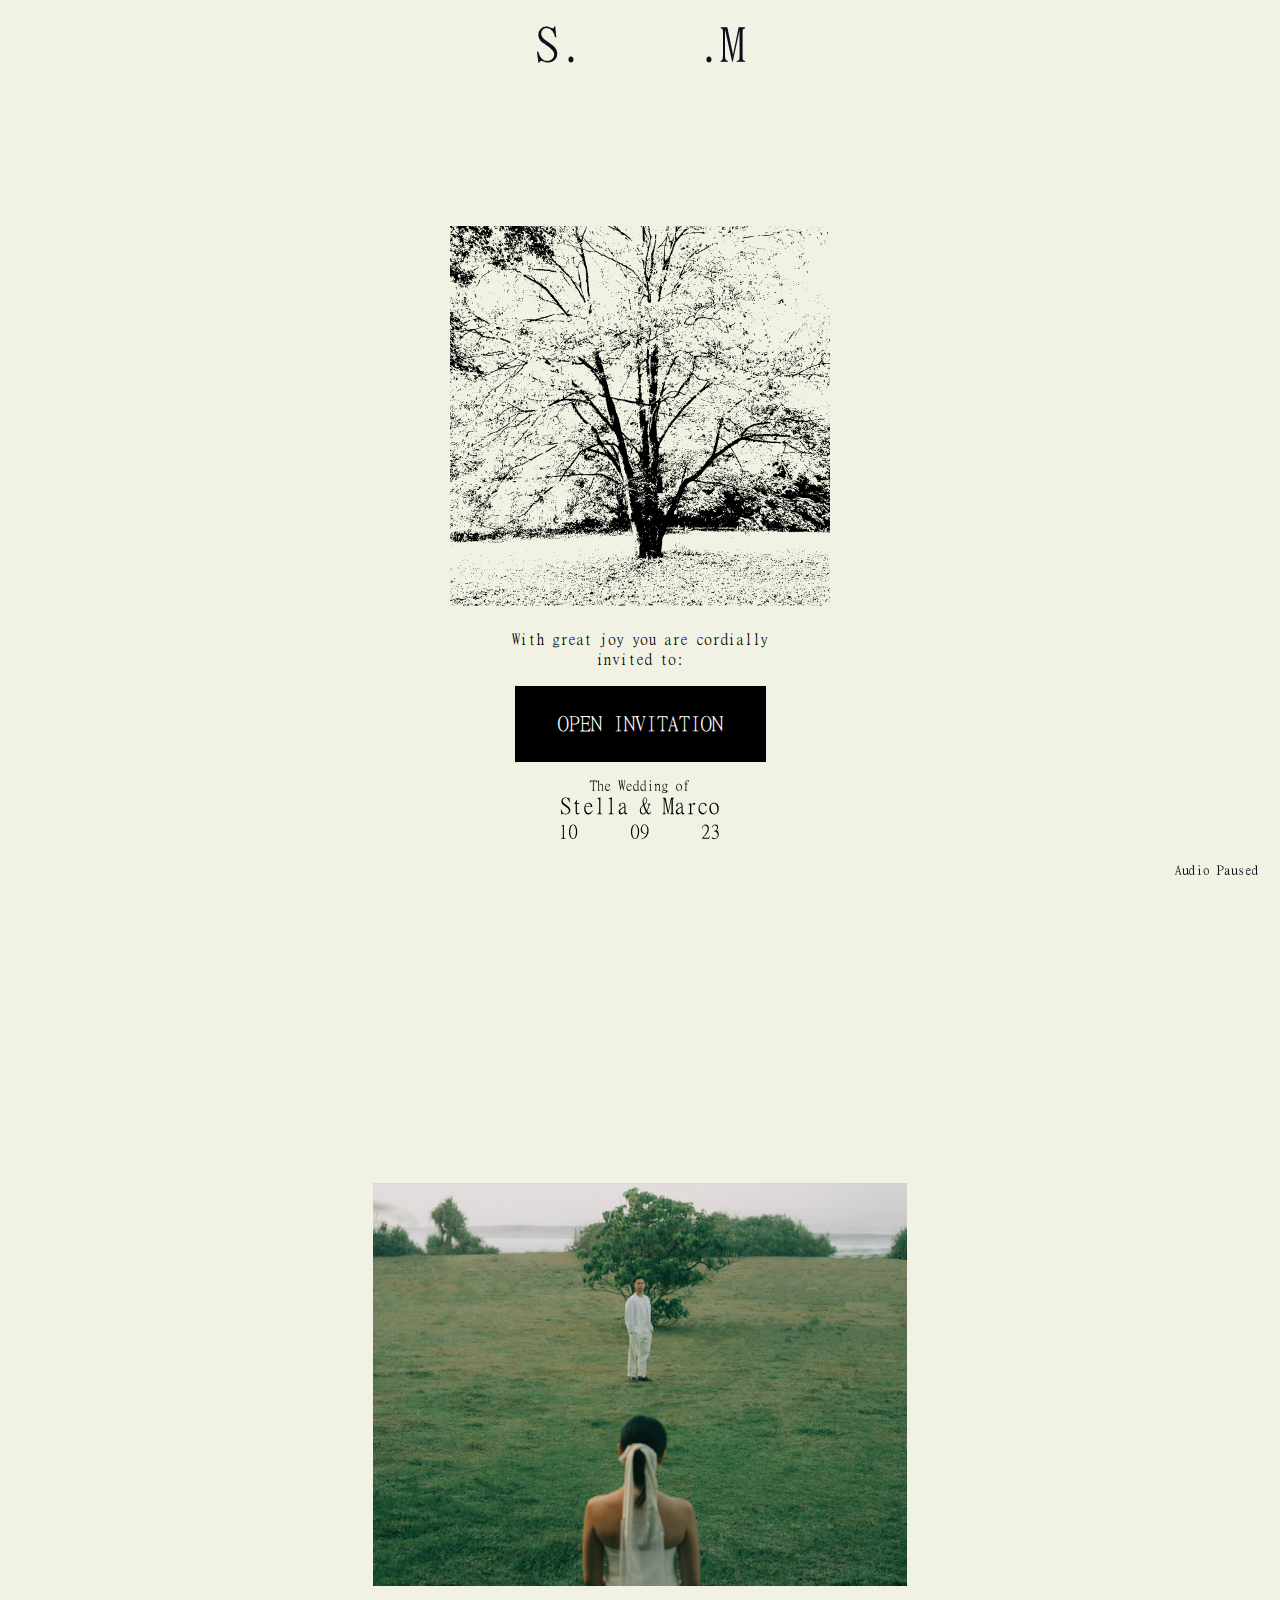
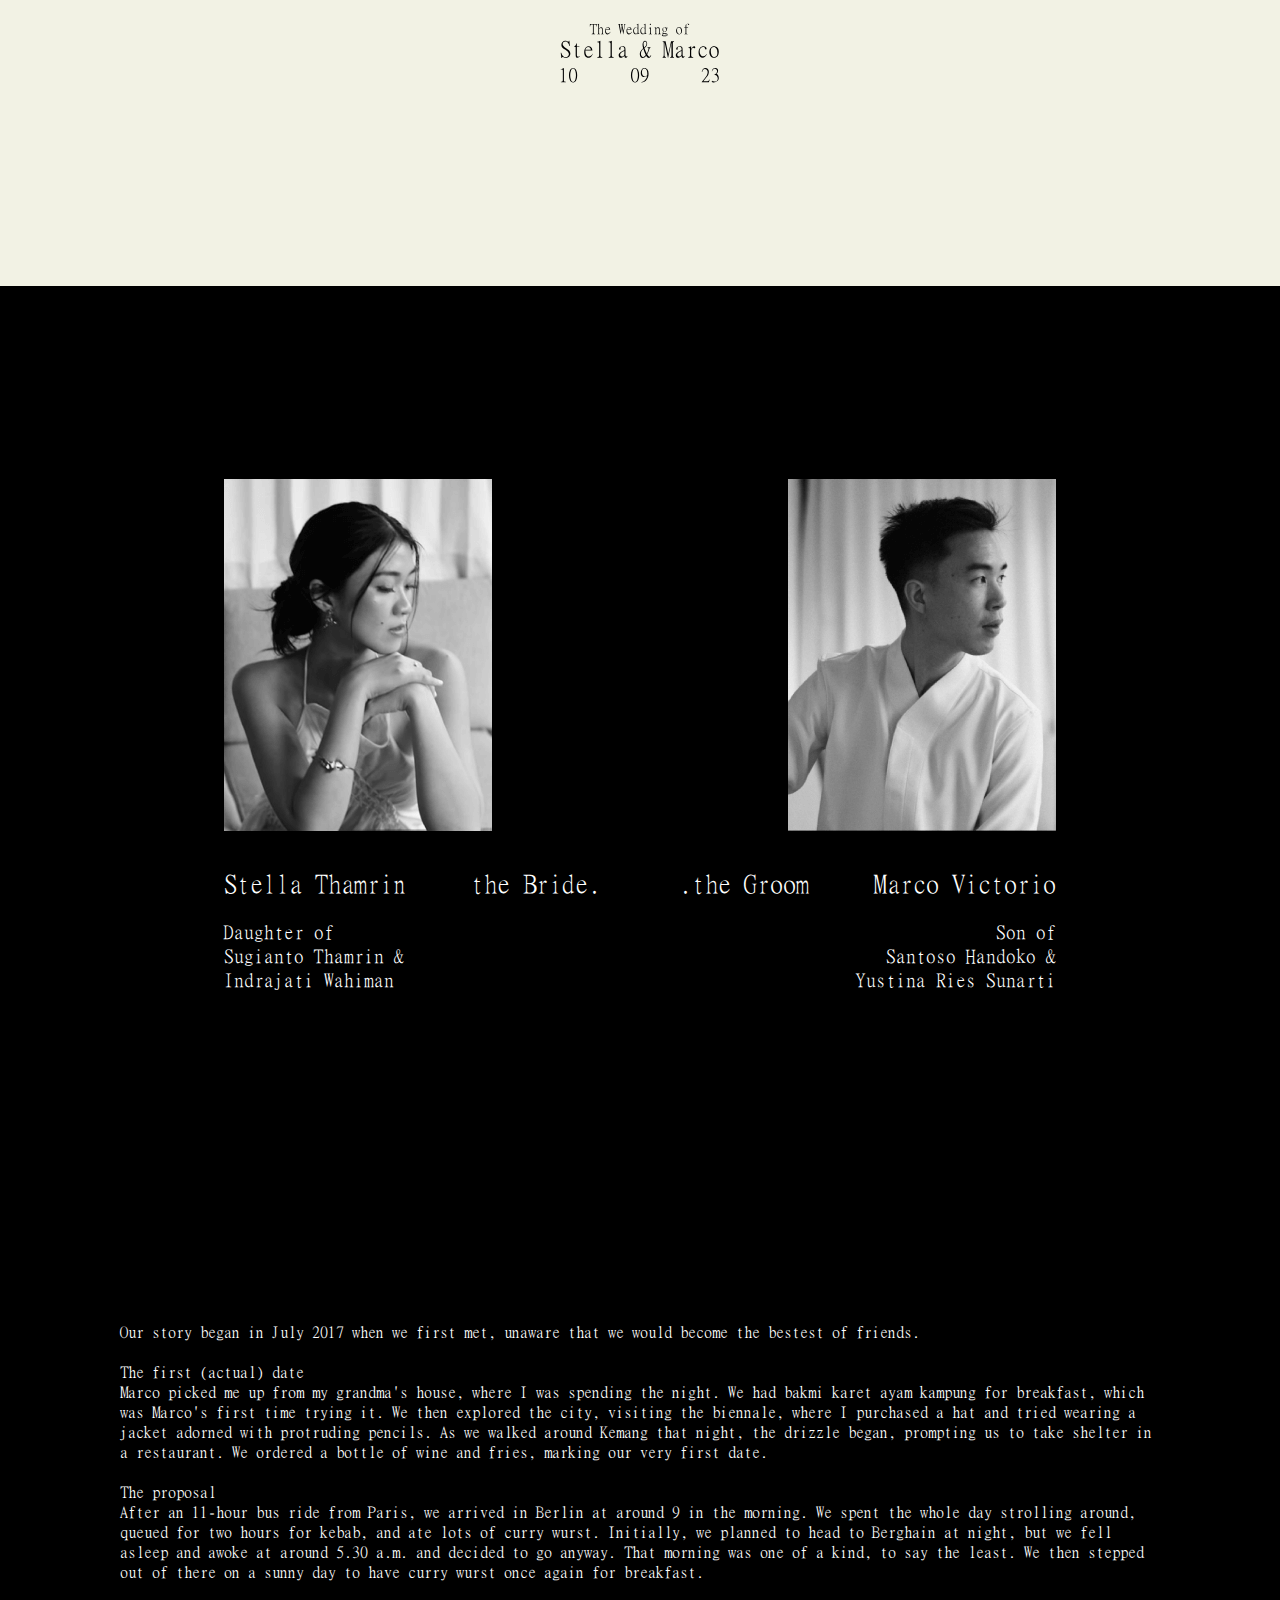
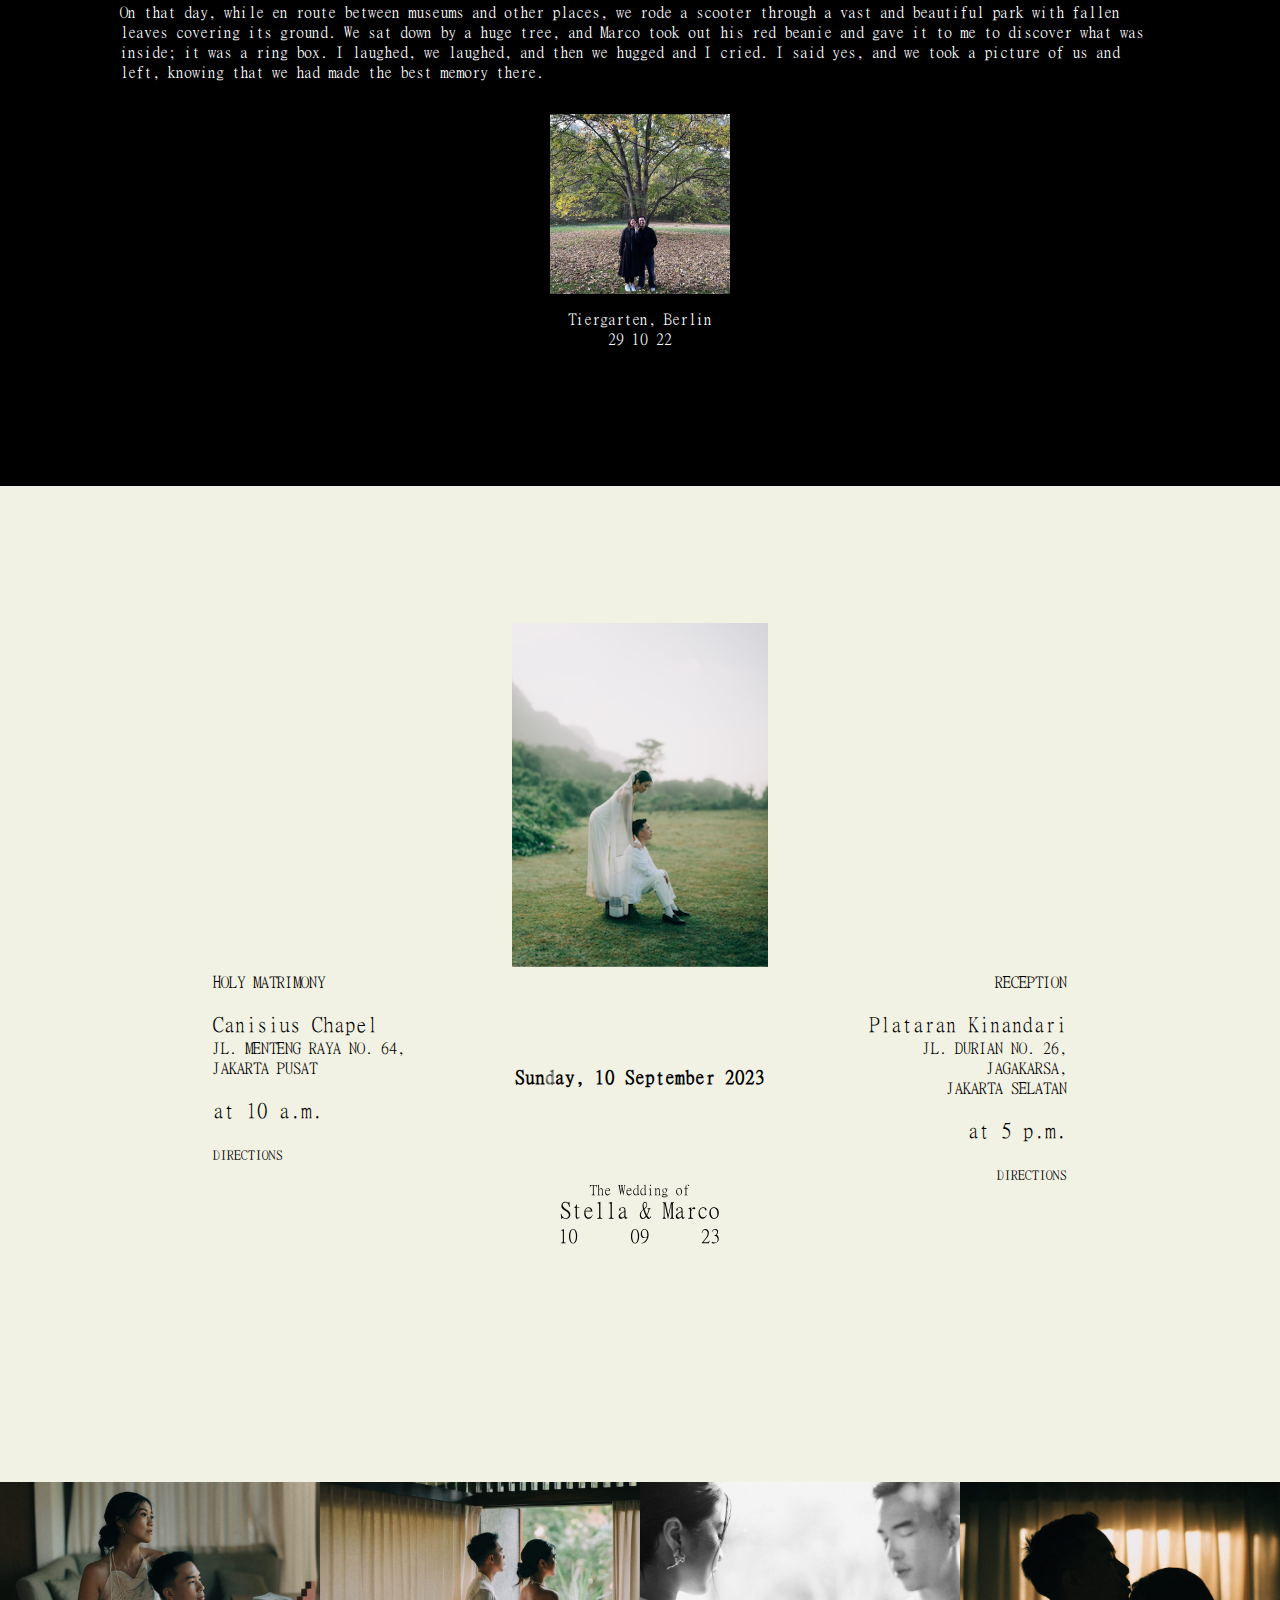
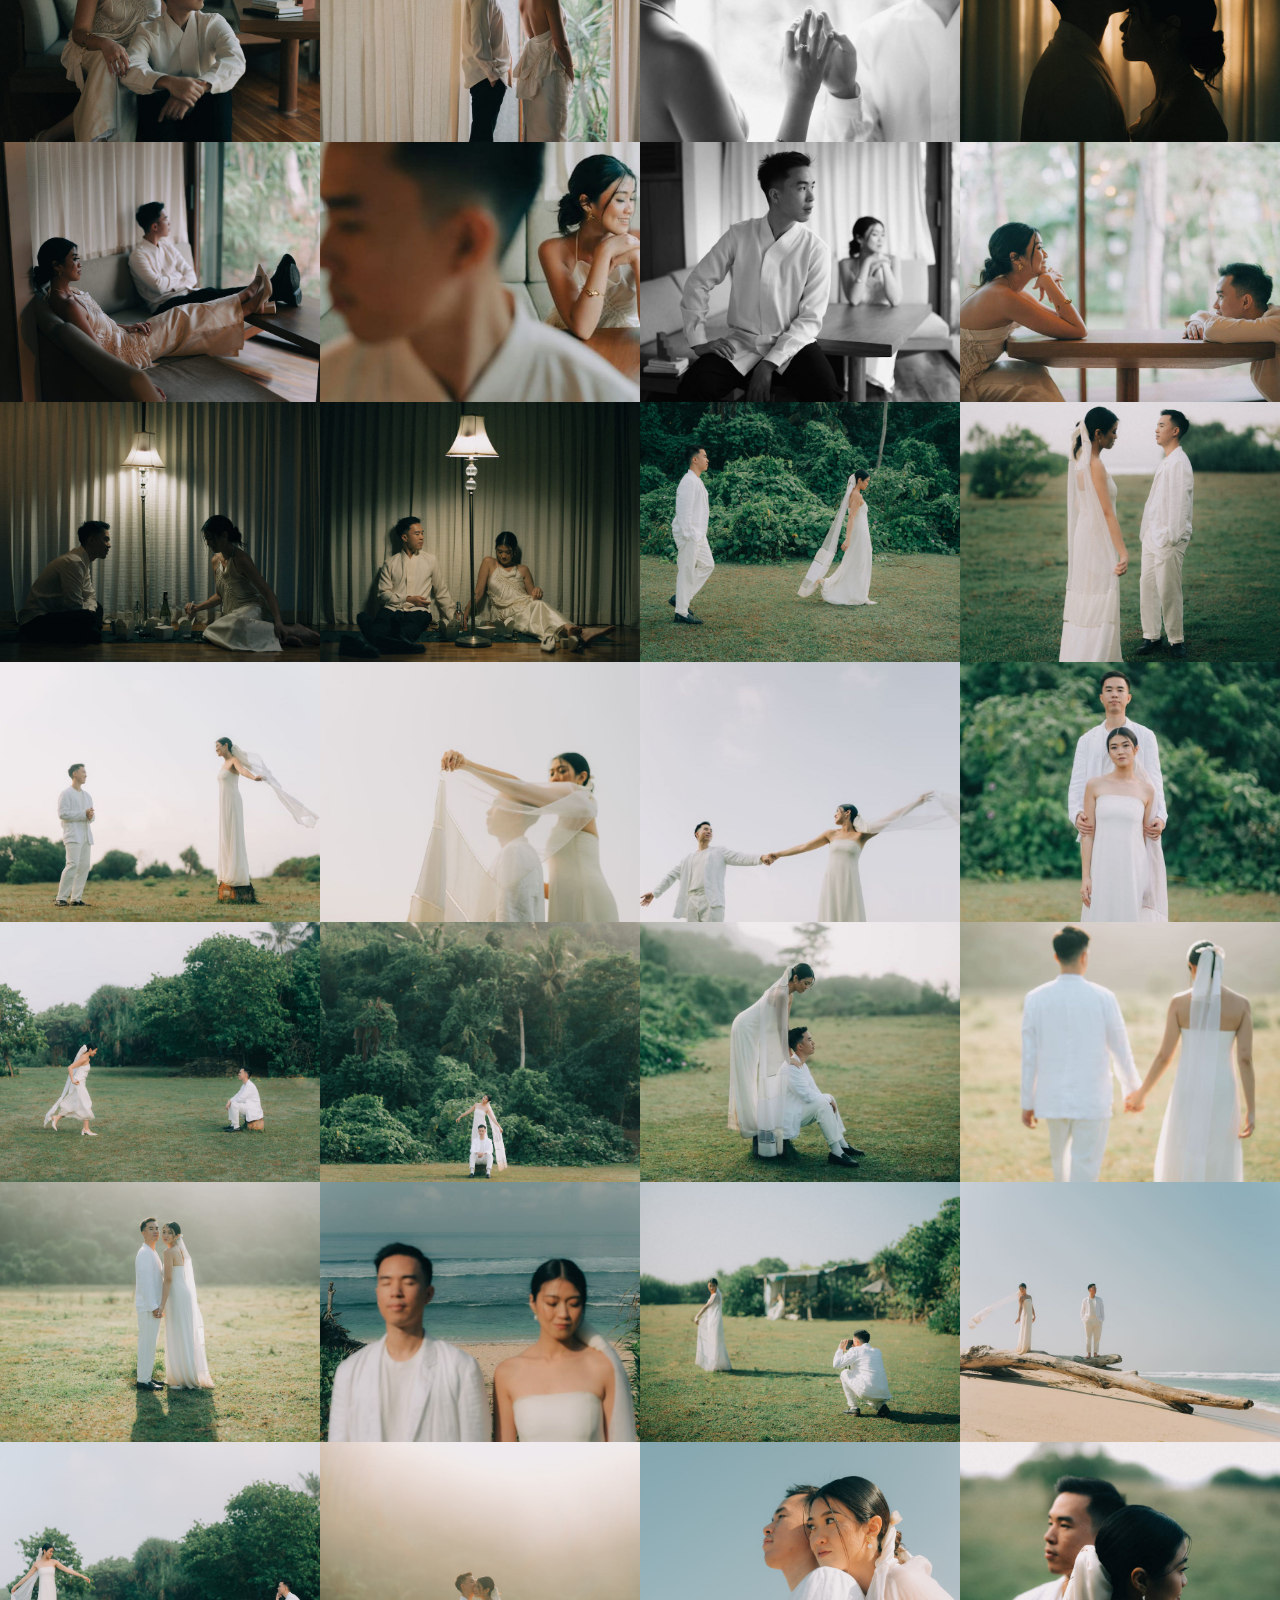
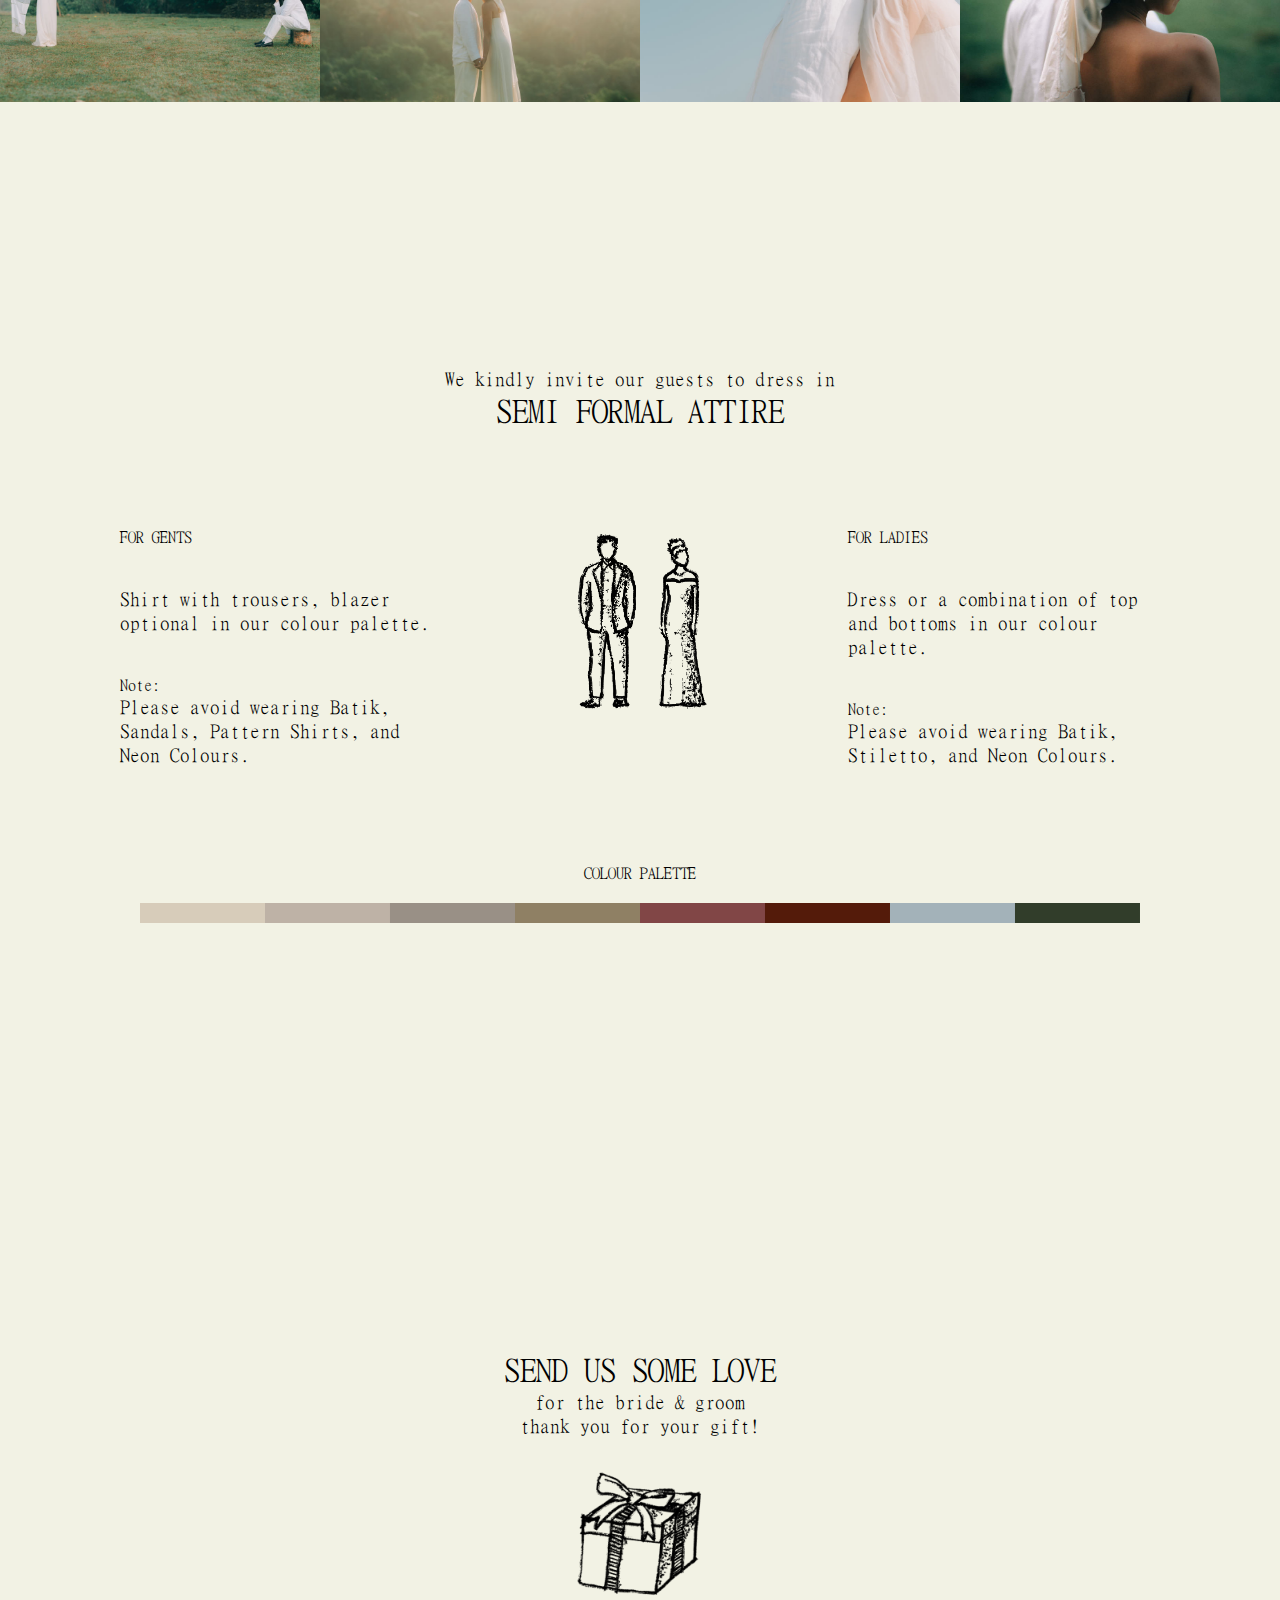
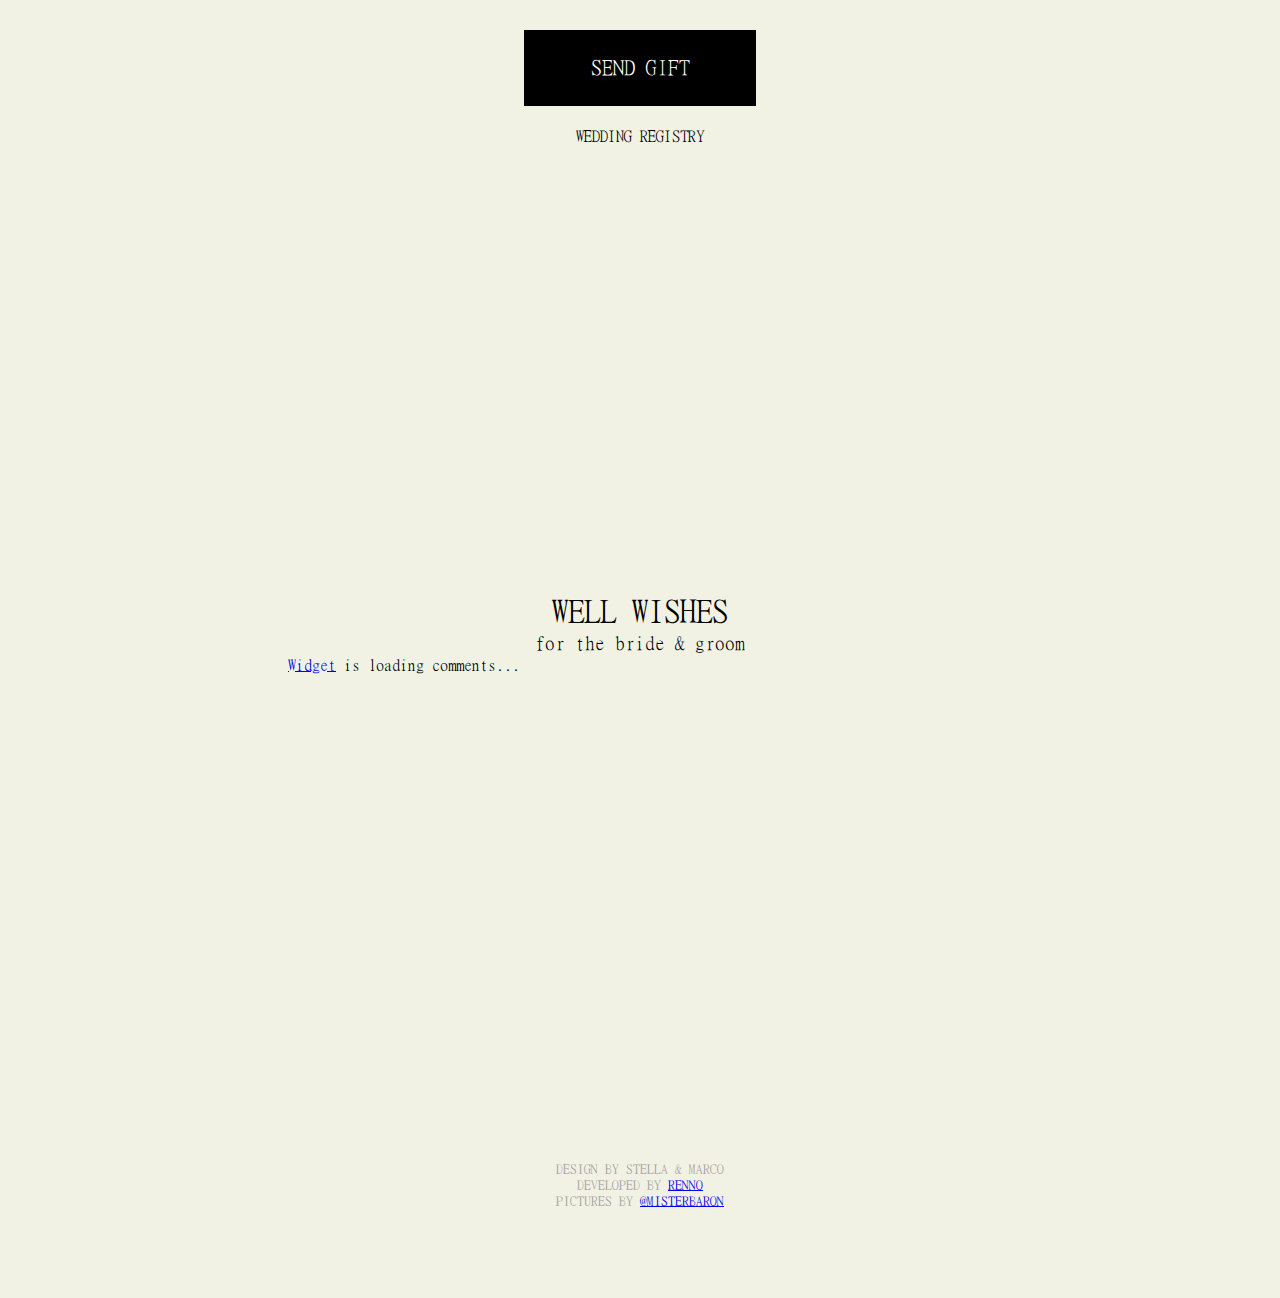
<file: index.html>
<!DOCTYPE html>
<html lang="en">
  <head>
    <!-- Meta Tags-->
    <meta
      name="keywords"
      content="stella, thamrin, marco, victorio, wedding, the wedding of stella and marco"
    />
    <meta
      name="author"
      content="Stella Thamrin, Marco Victorio and Renno Riyadi"
    />
    <meta
      name="description"
      content="With great joy you are cordially invited to the wedding of Stella and Marco - 10th of September, 2023."
    />
    <meta
      name="viewport"
      content="width=device-width, initial-scale=1, shrink-to-fit=no"
    />
    <meta property="og: type" content="website" />
    <!-- Favicon-->
    <link
      rel="apple-touch-icon"
      sizes="180x180"
      href="img/global/favicon/apple-touch-icon.png"
    />
    <link
      rel="icon"
      type="image/png"
      sizes="32x32"
      href="img/global/favicon/favicon-32x32.png"
    />
    <link
      rel="icon"
      type="image/png"
      sizes="16x16"
      href="img/global/favicon/favicon-16x16.png"
    />
    <!-- Link Tags-->
    <link rel="stylesheet" href="styling/style.css" />
    <!-- Fonts -->
    <!-- Title -->
    <title>The Wedding of Stella and Marco - 10th of September, 2023</title>
  </head>
  <body>
    <!-- Start of Content -->
    <div>
      <main>
        <!-- Music Player -->
        <div class="sm-music-player">
          <audio id="sm-audio">
            <source src="audio/sm-music.mp3" type="audio/mpeg" />
          </audio>
          <button
            class="sm-audio-button"
            id="audioPlayPauseBTN"
            onclick="audioPlayPause()"
          >
            Audio Paused
          </button>
        </div>
        <!-- End of Music Player -->
        <!-- Start of Navigation -->
        <div class="sm-navigation">
          <nav>
            <div class="sm-navigation-grid">
              <div class="sm-navigation-grid-1">
                <p class="sm-logo-text">S.</p>
              </div>
              <div class="sm-navigation-grid-2">
                <p class="sm-logo-text">.M</p>
              </div>
            </div>
          </nav>
        </div>
        <!-- End of Navigation -->
        <section class="sm-pre-hero">
          <div class="sm-pre-hero-content">
            <div class="sm-content-wrapper">
              <img src="img/hero/sm-tree.png" />
              <p>With great joy you are cordially <br />invited to:</p>
              <button
                id="enableScrollPlayMusicBTN"
                onclick="enableScrollPlayMusic()"
                class="sm-black-primary-btn"
              >
                OPEN INVITATION
              </button>
              <br />
              <svg
                width="160"
                height="60"
                viewBox="0 0 222 84"
                fill="none"
                xmlns="http://www.w3.org/2000/svg"
              >
                <path
                  d="M50.6 4.90002H50.19C50.01 3.70002 49.71 2.92998 49.29 2.59998C48.95 2.29998 48.27 2.15002 47.26 2.15002H46.24V13.22C46.24 13.99 46.37 14.54 46.63 14.86C46.9 15.16 47.4 15.34 48.11 15.39V15.78H43.27V15.39C44.04 15.32 44.55 15.11 44.79 14.75C45 14.45 45.1 13.85 45.1 12.95V2.15002H44.05C43.05 2.15002 42.38 2.31 42.04 2.62C41.64 2.95 41.34 3.70997 41.14 4.90997H40.73L40.91 1.40997H50.44L50.6 4.90997V4.90002Z"
                  fill="black"
                />
                <path
                  d="M60.19 15.78H56.38V15.45C56.91 15.38 57.27 15.24 57.45 15.02C57.72 14.72 57.86 14.17 57.86 13.36V9.54999C57.86 7.77999 57.25 6.92999 56.02 6.98999C55.25 7.02999 54.47 7.62002 53.68 8.77002V13.36C53.68 14.17 53.8 14.72 54.05 15.02C54.23 15.24 54.6 15.38 55.14 15.45V15.78H51.21V15.45C51.77 15.37 52.15 15.2 52.34 14.94C52.52 14.68 52.61 14.15 52.61 13.36V3.56C52.61 2.69 52.23 2.25 51.46 2.25H51.23V1.88C51.76 1.74 52.58 1.42 53.67 0.940002V8.09003L53.88 7.82001C54.9 6.53001 55.86 5.89001 56.77 5.89001C57.73 5.89001 58.36 6.35001 58.66 7.26001C58.79 7.66001 58.86 8.33002 58.86 9.27002V13.37C58.86 14.18 58.96 14.72 59.15 14.99C59.32 15.2 59.66 15.35 60.17 15.46V15.79L60.19 15.78Z"
                  fill="black"
                />
                <path
                  d="M69.5601 12.46C69.3301 13.23 68.9501 13.91 68.4501 14.51C67.6701 15.46 66.7201 15.94 65.6201 15.94C64.5201 15.94 63.6701 15.5 63.0201 14.63C62.3801 13.78 62.0601 12.61 62.0601 11.09C62.0601 9.31004 62.5201 7.92001 63.4301 6.93001C64.1701 6.16001 65.0101 5.77002 65.9301 5.76002C66.8001 5.75002 67.5201 6.02999 68.1001 6.59999C68.7501 7.23999 69.1301 8.19999 69.2301 9.46999H63.0601C63.0701 12.97 64.0401 14.72 65.9701 14.72C67.4001 14.72 68.5201 13.93 69.3301 12.36L69.5601 12.46ZM67.8601 8.92C67.6601 7.27 66.8901 6.43 65.5401 6.42C64.3801 6.41 63.5601 7.24 63.0801 8.92H67.8701H67.8601Z"
                  fill="black"
                />
                <path
                  d="M90.6599 1.75C90.4499 1.83 90.3099 1.92998 90.2299 2.03998C90.1799 2.13998 90.1099 2.43998 90.0299 2.91998C89.5999 5.32998 88.7999 9.67001 87.6299 15.95C87.5299 15.3 86.8699 12.07 85.6599 6.26001L83.8399 15.95C83.7199 15.26 82.9899 11.33 81.6299 4.16998C81.4499 3.18998 81.3099 2.58002 81.2199 2.33002C81.0899 2.02002 80.8999 1.81999 80.6499 1.73999V1.34998H83.3499V1.73999C82.9099 1.80999 82.6899 2.02998 82.6899 2.41998C82.6899 2.70998 82.7399 3.07001 82.8299 3.51001L84.2199 11.22L85.3699 4.77002L85.1199 3.59998C84.9599 2.78998 84.8099 2.26998 84.6699 2.03998C84.5699 1.86998 84.3599 1.76998 84.0599 1.72998V1.34003H87.1499V1.72998C86.4499 1.80998 86.1299 2.13002 86.2099 2.71002C86.2399 2.94002 86.3299 3.48998 86.4799 4.34998L87.9399 11.26L89.1499 4.31C89.2399 3.78 89.2899 3.24 89.2899 2.69C89.2899 2.14 89.0799 1.81998 88.6499 1.72998V1.34003H90.6599V1.72998V1.75Z"
                  fill="black"
                />
                <path
                  d="M99.5601 12.46C99.3301 13.23 98.9501 13.91 98.4501 14.51C97.6701 15.46 96.7201 15.94 95.6201 15.94C94.5201 15.94 93.6701 15.5 93.0201 14.63C92.3801 13.78 92.0601 12.61 92.0601 11.09C92.0601 9.31004 92.5201 7.92001 93.4301 6.93001C94.1701 6.16001 95.0101 5.77002 95.9301 5.76002C96.8001 5.75002 97.5201 6.02999 98.1001 6.59999C98.7501 7.23999 99.1301 8.19999 99.2301 9.46999H93.0601C93.0701 12.97 94.0401 14.72 95.9701 14.72C97.4001 14.72 98.5201 13.93 99.3301 12.36L99.5601 12.46ZM97.8601 8.92C97.6601 7.27 96.8901 6.43 95.5401 6.42C94.3801 6.41 93.5601 7.24 93.0801 8.92H97.8701H97.8601Z"
                  fill="black"
                />
                <path
                  d="M110.16 14.86C109.64 15.08 108.8 15.43 107.64 15.91L107.66 15.93L107.68 14.27L107.43 14.35C107.23 14.74 106.95 15.07 106.57 15.35C106.06 15.73 105.5 15.92 104.87 15.92C104.14 15.92 103.48 15.67 102.9 15.18C101.94 14.36 101.45 13.01 101.45 11.14C101.45 9.75001 101.84 8.52001 102.62 7.45001C103.4 6.38001 104.31 5.84998 105.35 5.84998C106.07 5.84998 106.84 6.26998 107.67 7.09998V3.54999C107.67 2.65999 107.29 2.21997 106.54 2.21997C106.4 2.21997 106.29 2.21999 106.21 2.23999V1.87C106.77 1.73 107.6 1.42999 108.71 0.98999V13.04C108.71 13.59 108.8 13.96 108.98 14.17C109.19 14.4 109.58 14.51 110.15 14.48V14.87L110.16 14.86ZM107.68 13.08V8.96002C107.68 8.23002 107.43 7.60998 106.94 7.09998C106.47 6.63998 105.96 6.41998 105.42 6.41998C104.69 6.41998 104.07 6.68999 103.54 7.23999C102.88 7.95999 102.54 9.01002 102.54 10.4C102.54 11.99 102.9 13.19 103.61 14.01C104.2 14.7 104.88 15 105.66 14.91C106.12 14.86 106.55 14.64 106.97 14.27C107.37 13.89 107.61 13.5 107.67 13.08H107.68Z"
                  fill="black"
                />
                <path
                  d="M120.16 14.86C119.64 15.08 118.8 15.43 117.64 15.91L117.66 15.93L117.68 14.27L117.43 14.35C117.23 14.74 116.95 15.07 116.57 15.35C116.06 15.73 115.5 15.92 114.87 15.92C114.14 15.92 113.48 15.67 112.9 15.18C111.94 14.36 111.45 13.01 111.45 11.14C111.45 9.75001 111.84 8.52001 112.62 7.45001C113.4 6.38001 114.31 5.84998 115.35 5.84998C116.07 5.84998 116.84 6.26998 117.67 7.09998V3.54999C117.67 2.65999 117.29 2.21997 116.54 2.21997C116.4 2.21997 116.29 2.21999 116.21 2.23999V1.87C116.77 1.73 117.6 1.42999 118.71 0.98999V13.04C118.71 13.59 118.8 13.96 118.98 14.17C119.19 14.4 119.58 14.51 120.15 14.48V14.87L120.16 14.86ZM117.68 13.08V8.96002C117.68 8.23002 117.43 7.60998 116.94 7.09998C116.47 6.63998 115.96 6.41998 115.42 6.41998C114.69 6.41998 114.07 6.68999 113.54 7.23999C112.88 7.95999 112.54 9.01002 112.54 10.4C112.54 11.99 112.9 13.19 113.61 14.01C114.2 14.7 114.88 15 115.66 14.91C116.12 14.86 116.55 14.64 116.97 14.27C117.37 13.89 117.61 13.5 117.67 13.08H117.68Z"
                  fill="black"
                />
                <path
                  d="M127.83 15.78H123.36V15.45C124.02 15.42 124.47 15.29 124.71 15.06C124.98 14.77 125.12 14.21 125.12 13.36V8.78998C125.12 7.78998 124.79 7.28998 124.12 7.28998C123.96 7.28998 123.75 7.32001 123.48 7.39001V7.03998C124.09 6.83998 125 6.48001 126.19 5.95001V13.37C126.19 14.13 126.3 14.65 126.52 14.95C126.73 15.24 127.16 15.41 127.83 15.46V15.79V15.78ZM126.26 1.92999C126.26 2.53999 125.99 2.84998 125.46 2.84998C125.21 2.84998 125.02 2.74002 124.87 2.52002C124.75 2.34002 124.69 2.13999 124.69 1.92999C124.69 1.74999 124.75 1.55003 124.89 1.34003C125.02 1.14003 125.21 1.04999 125.46 1.04999C125.68 1.04999 125.87 1.12999 126.03 1.29999C126.19 1.47999 126.26 1.68998 126.26 1.91998V1.92999Z"
                  fill="black"
                />
                <path
                  d="M140.02 15.78H136.27V15.45C136.73 15.38 137.04 15.25 137.23 15.06C137.5 14.75 137.64 14.21 137.64 13.44V9.34003C137.64 7.83003 137.04 7.07001 135.84 7.07001C135.22 7.07001 134.49 7.55002 133.67 8.52002V14.13C133.67 14.92 134.15 15.37 135.1 15.46V15.79H131.25V15.46C131.73 15.41 132.08 15.26 132.29 15.01C132.5 14.75 132.6 14.29 132.6 13.62V8.70001C132.6 7.62001 132.29 7.08002 131.66 7.08002C131.49 7.08002 131.34 7.09 131.21 7.12V6.78998C132.02 6.51998 132.82 6.22001 133.61 5.89001V7.90002C134.39 7.11002 134.9 6.60998 135.13 6.41998C135.66 6.01998 136.18 5.81 136.69 5.81C138 5.81 138.66 6.88003 138.66 9.03003V13.82C138.66 14.8 139.11 15.34 140.01 15.46V15.79L140.02 15.78Z"
                  fill="black"
                />
                <path
                  d="M149.8 7.29999H148.14C148.24 7.58999 148.35 7.87999 148.45 8.17999C148.55 8.46999 148.61 8.83002 148.61 9.27002C148.61 10.31 148.25 11.13 147.52 11.71C146.95 12.18 146.32 12.41 145.63 12.41C145.55 12.41 145.42 12.39 145.22 12.35C145.04 12.31 144.93 12.29 144.89 12.29C144.66 12.32 144.37 12.47 144.03 12.74C143.69 13 143.52 13.25 143.5 13.48C143.49 14.01 143.97 14.3 144.95 14.34L147.12 14.44C148.77 14.52 149.6 15.25 149.6 16.63C149.6 17.92 148.02 18.56 144.85 18.56C142.7 18.56 141.63 18.06 141.63 17.06C141.63 16.72 141.82 16.44 142.2 16.22C142.95 15.79 143.43 15.5 143.63 15.36C142.82 15.18 142.42 14.82 142.42 14.29C142.42 14.07 142.5 13.87 142.65 13.68C142.81 13.51 143.33 13.01 144.23 12.18C142.97 11.54 142.34 10.59 142.34 9.33002C142.34 8.16002 142.69 7.25 143.39 6.62C143.98 6.07 144.69 5.79999 145.52 5.79999C146.04 5.79999 146.66 5.95998 147.38 6.28998C147.81 6.49998 148.17 6.59998 148.45 6.59998H149.82V7.29999H149.8ZM149.02 16.77C149.02 16.05 148.29 15.66 146.83 15.6C146.23 15.57 145.64 15.55 145.05 15.54C144.71 15.51 144.35 15.47 143.96 15.4C143.8 15.6 143.52 15.84 143.12 16.14C142.9 16.31 142.79 16.52 142.79 16.76C142.79 17.23 143.18 17.51 143.96 17.62C144.16 17.65 144.73 17.66 145.7 17.66C147.91 17.66 149.02 17.36 149.02 16.76V16.77ZM147.56 9.85999C147.6 8.99999 147.44 8.23 147.09 7.56C146.66 6.74 146.04 6.33002 145.23 6.33002C144.77 6.33002 144.38 6.45997 144.06 6.71997C143.63 7.04997 143.42 7.56001 143.42 8.26001C143.42 10.7 144.22 11.91 145.82 11.91C146.91 11.91 147.49 11.23 147.56 9.85999Z"
                  fill="black"
                />
                <path
                  d="M169.82 10.8C169.82 12.22 169.49 13.4 168.82 14.35C168.05 15.4 167 15.93 165.66 15.93C164.47 15.93 163.49 15.44 162.69 14.47C161.92 13.49 161.54 12.27 161.54 10.8C161.54 9.40999 161.9 8.23001 162.63 7.26001C163.41 6.26001 164.4 5.76001 165.6 5.76001C166.8 5.76001 167.87 6.20999 168.67 7.10999C169.44 8.01999 169.82 9.24999 169.82 10.8ZM168.59 11.41C168.59 9.94997 168.3 8.74999 167.71 7.79999C167.14 6.85999 166.39 6.39001 165.46 6.39001C164.73 6.39001 164.13 6.64002 163.66 7.15002C163.1 7.75002 162.81 8.60002 162.8 9.71002C162.77 11.14 163 12.37 163.46 13.4C164.03 14.66 164.86 15.29 165.94 15.29C166.6 15.29 167.16 15.06 167.6 14.59C168.25 13.93 168.58 12.86 168.58 11.41H168.59Z"
                  fill="black"
                />
                <path
                  d="M179.81 2.15002C179.81 2.68002 179.61 2.91998 179.22 2.84998C178.99 2.80998 178.68 2.56003 178.3 2.09003C177.96 1.66003 177.63 1.45001 177.3 1.45001C176.69 1.45001 176.28 1.64998 176.09 2.03998C175.93 2.32998 175.86 2.82002 175.86 3.52002V5.97998H178.35V6.64001H175.87V13.32C175.87 14.1 175.97 14.63 176.18 14.9C176.43 15.23 176.97 15.41 177.82 15.45V15.78H172.98V15.45C173.67 15.42 174.13 15.28 174.37 15.02C174.62 14.75 174.74 14.18 174.74 13.32V6.64001H173.01V5.97998H174.75V4.15997C174.75 2.00997 175.84 0.940002 178.01 0.940002C178.52 0.940002 178.94 1.05998 179.28 1.28998C179.63 1.53998 179.81 1.82002 179.81 2.15002Z"
                  fill="black"
                />
                <path
                  d="M13.5 42.74C13.58 44.32 13.08 45.71 12 46.9C10.81 48.23 9.2 48.9 7.16 48.9C6.26 48.9 5.36 48.69 4.44 48.28C3.54 47.9 3 47.72 2.82 47.72C2.11 47.72 1.72 48.11 1.63 48.88H0.94L0 41.79H0.75C1.94 45.89 3.98 47.95 6.87 47.95C8.14 47.95 9.22 47.51 10.12 46.64C11.02 45.79 11.46 44.85 11.46 43.83C11.46 42.75 11.13 41.78 10.46 40.92C9.71 39.96 8.23 38.73 6.02 37.23C4.02 35.9 2.82 35.01 2.43 34.57C1.41 33.55 0.9 32.29 0.9 30.79C0.9 28.96 1.45 27.51 2.56 26.45C3.56 25.47 4.8 24.98 6.28 24.98C6.99 24.98 7.84 25.18 8.84 25.57C9.84 25.97 10.41 26.16 10.56 26.16C10.96 26.16 11.2 26.01 11.28 25.72C11.34 25.47 11.39 25.22 11.44 24.97H12.13L12.82 32.09H12.07C11.74 30.38 11.14 28.98 10.29 27.87C9.25 26.54 7.97 25.87 6.45 25.87C5.55 25.87 4.74 26.16 4.01 26.75C3.16 27.48 2.73 28.42 2.73 29.56C2.73 31.04 3.64 32.48 5.45 33.87C7.14 35.08 8.84 36.3 10.54 37.53C12.42 39.11 13.4 40.85 13.51 42.75L13.5 42.74Z"
                  fill="black"
                />
                <path
                  d="M26.77 46.27C26.46 47.02 25.98 47.61 25.33 48.05C24.71 48.51 24.05 48.74 23.36 48.74C22.53 48.74 21.92 48.45 21.55 47.86C21.13 47.19 20.93 46.06 20.93 44.45V33.7H18.77C18.77 33.28 18.78 33.06 18.8 33.04C19.03 32.98 19.5 32.68 20.21 32.13C20.98 31.36 21.67 30.11 22.27 28.38H22.65V32.76H26.15V33.7H22.65V43.73C22.65 45.04 22.73 45.9 22.9 46.29C23.15 46.87 23.68 47.15 24.49 47.13C25.3 47.11 25.94 46.75 26.4 46.07L26.78 46.26L26.77 46.27Z"
                  fill="black"
                />
                <path
                  d="M44.9102 43.18C44.5302 44.41 43.9402 45.5 43.1302 46.46C41.8802 47.98 40.3702 48.74 38.6002 48.74C36.8302 48.74 35.4902 48.0401 34.4402 46.6501C33.4202 45.3001 32.9102 43.41 32.9102 40.99C32.9102 38.14 33.6402 35.92 35.1002 34.33C36.2902 33.1 37.6202 32.48 39.1002 32.45C40.5002 32.43 41.6502 32.88 42.5702 33.79C43.6102 34.81 44.2202 36.34 44.3802 38.38H34.5002C34.5202 43.98 36.0702 46.79 39.1602 46.79C41.4502 46.79 43.2402 45.53 44.5402 43.01L44.9202 43.17L44.9102 43.18ZM42.1902 37.52C41.8802 34.87 40.6402 33.54 38.4702 33.52C36.6202 33.5 35.3002 34.83 34.5302 37.52H42.1902Z"
                  fill="black"
                />
                <path
                  d="M58.2298 48.49H51.1398V47.93C52.0998 47.83 52.7998 47.58 53.2298 47.18C53.6298 46.76 53.8198 46.07 53.8198 45.09V29.25C53.8198 27.63 53.1798 26.81 51.9098 26.81C51.7398 26.81 51.4598 26.83 51.0698 26.87V26.28C52.0498 26.05 53.5398 25.54 55.5398 24.75V45.22C55.5398 46.24 55.7398 46.94 56.1298 47.31C56.5498 47.66 57.2398 47.87 58.2198 47.93V48.49H58.2298Z"
                  fill="black"
                />
                <path
                  d="M74.2298 48.49H67.1398V47.93C68.0998 47.83 68.7998 47.58 69.2298 47.18C69.6298 46.76 69.8198 46.07 69.8198 45.09V29.25C69.8198 27.63 69.1798 26.81 67.9098 26.81C67.7398 26.81 67.4598 26.83 67.0698 26.87V26.28C68.0498 26.05 69.5398 25.54 71.5398 24.75V45.22C71.5398 46.24 71.7398 46.94 72.1298 47.31C72.5498 47.66 73.2398 47.87 74.2198 47.93V48.49H74.2298Z"
                  fill="black"
                />
                <path
                  d="M93.2701 47.09C92.4601 48.19 91.5901 48.75 90.6801 48.75C89.7701 48.75 89.2601 47.74 89.1801 45.72C87.5601 47.7 85.8801 48.71 84.1501 48.75C83.3001 48.77 82.6001 48.48 82.0601 47.87C81.4401 47.22 81.1201 46.36 81.1201 45.28C81.1201 43.68 81.8301 42.31 83.2401 41.19C84.3201 40.36 86.2901 39.34 89.1501 38.13V36.22C89.1501 34.2 88.1801 33.19 86.2401 33.19C85.6401 33.19 85.0601 33.36 84.5201 33.69C83.9201 34.02 83.6101 34.43 83.6101 34.91C83.6101 34.81 83.6501 35.21 83.7301 36.13C83.7701 36.53 83.7001 36.87 83.5101 37.16C83.3201 37.43 83.0601 37.57 82.7301 37.57C82.0201 37.57 81.6701 37.1 81.6701 36.16C81.6701 35.33 82.0501 34.56 82.7901 33.85C83.7301 32.93 84.9701 32.47 86.5101 32.47C88.4301 32.47 89.6801 33.12 90.2601 34.41C90.5301 35.06 90.6701 36.23 90.6701 37.94V44.47C90.6701 46.12 91.1201 46.94 92.0101 46.94C92.3401 46.94 92.7601 46.74 93.2601 46.35V47.1L93.2701 47.09ZM89.1501 43.75V39.06C85.1501 40.62 83.1501 42.28 83.1501 44.03V44.12C83.1501 45.87 83.9301 46.83 85.4901 47C86.1601 47.06 86.9601 46.77 87.9001 46.12C88.7301 45.54 89.1501 44.74 89.1501 43.74V43.75Z"
                  fill="black"
                />
                <path
                  d="M126.66 45.21C126.56 45.86 126.27 46.54 125.82 47.27C125.17 48.33 124.4 48.86 123.51 48.86C122.09 48.86 120.81 47.82 119.67 45.74C118.13 47.82 116.4 48.86 114.48 48.86C113.56 48.86 112.77 48.53 112.1 47.86C111.16 46.92 110.69 45.48 110.69 43.55C110.69 41.07 111.93 38.63 114.41 36.24L115.35 35.36C114.81 33.03 114.54 31.34 114.54 30.3C114.54 28.99 114.85 27.79 115.48 26.71C116.15 25.54 117 24.96 118.04 24.96C118.83 24.96 119.52 25.3 120.1 25.99C120.7 26.74 121.01 27.74 121.01 28.99C121.01 30.51 120.56 31.83 119.67 32.96C119.21 33.52 118.39 34.25 117.2 35.15C118.14 38.27 119.23 40.93 120.48 43.12C120.98 42 121.46 40.88 121.92 39.78C122.54 38.24 122.89 37.04 122.95 36.19C122.99 35.52 122.85 35.08 122.51 34.85C122.32 34.73 121.92 34.64 121.29 34.6V33.79H125.85V34.6C125.37 34.7 125.05 34.82 124.88 34.94C124.59 35.19 124.32 35.68 124.07 36.41L123.54 38C123 39.56 122.16 41.53 121.04 43.91C122.16 46.08 123.22 47.16 124.2 47.16C124.93 47.16 125.61 46.35 126.23 44.72L126.67 45.22L126.66 45.21ZM119.07 44.93C117.76 42.31 116.6 39.38 115.6 36.15C114.68 37.07 114.02 37.84 113.6 38.46C112.85 39.61 112.42 40.87 112.32 42.24C112.22 43.68 112.44 44.92 113.01 45.96C113.57 47.06 114.32 47.62 115.26 47.62C115.45 47.62 115.62 47.6 115.79 47.56C116.94 47.31 118.03 46.44 119.07 44.94V44.93ZM120.07 28.84C120.07 27.92 119.88 27.18 119.51 26.62C119.11 26.1 118.66 25.84 118.13 25.84C117.57 25.84 117.07 26.08 116.63 26.56C116.17 27.16 115.94 27.97 115.94 28.97C115.94 30.57 116.26 32.31 116.91 34.19C119.01 33.04 120.07 31.26 120.07 28.85V28.84Z"
                  fill="black"
                />
                <path
                  d="M158.67 48.49H153.14V47.87C154.02 47.77 154.56 47.51 154.76 47.09C154.97 46.67 155.07 45.71 155.07 44.21L154.98 27.4L150.42 48.49H150.08L145.49 27.43L145.3 27.37V43.53C145.3 45.07 145.34 45.99 145.42 46.28C145.65 47.24 146.26 47.77 147.26 47.87V48.49H142.67V47.87C143.29 47.72 143.7 47.45 143.89 47.06C144.14 46.48 144.27 45.3 144.27 43.53V28.91C144.27 27.74 144.15 26.96 143.89 26.57C143.7 26.32 143.31 26.16 142.7 26.1V25.51H146.79L150.63 43.82L154.44 25.51H158.66V26.1C157.83 26.18 157.31 26.54 157.1 27.16C157.02 27.41 156.98 28.09 156.98 29.19V44.66C156.98 45.81 157.02 46.5 157.1 46.75C157.29 47.4 157.81 47.77 158.66 47.87V48.49H158.67Z"
                  fill="black"
                />
                <path
                  d="M173.27 47.09C172.46 48.19 171.59 48.75 170.68 48.75C169.77 48.75 169.26 47.74 169.18 45.72C167.56 47.7 165.88 48.71 164.15 48.75C163.3 48.77 162.6 48.48 162.06 47.87C161.44 47.22 161.12 46.36 161.12 45.28C161.12 43.68 161.83 42.31 163.24 41.19C164.32 40.36 166.29 39.34 169.15 38.13V36.22C169.15 34.2 168.18 33.19 166.24 33.19C165.64 33.19 165.06 33.36 164.52 33.69C163.92 34.02 163.61 34.43 163.61 34.91C163.61 34.81 163.65 35.21 163.73 36.13C163.77 36.53 163.7 36.87 163.51 37.16C163.32 37.43 163.06 37.57 162.73 37.57C162.02 37.57 161.67 37.1 161.67 36.16C161.67 35.33 162.05 34.56 162.79 33.85C163.73 32.93 164.97 32.47 166.51 32.47C168.43 32.47 169.68 33.12 170.26 34.41C170.53 35.06 170.67 36.23 170.67 37.94V44.47C170.67 46.12 171.12 46.94 172.01 46.94C172.34 46.94 172.76 46.74 173.26 46.35V47.1L173.27 47.09ZM169.15 43.75V39.06C165.15 40.62 163.15 42.28 163.15 44.03V44.12C163.15 45.87 163.93 46.83 165.49 47C166.16 47.06 166.96 46.77 167.9 46.12C168.73 45.54 169.15 44.74 169.15 43.74V43.75Z"
                  fill="black"
                />
                <path
                  d="M188.38 34.27C188.38 35 188.08 35.36 187.47 35.36C187.09 35.36 186.69 35.24 186.25 34.98C185.81 34.71 185.46 34.58 185.19 34.6C184.79 34.64 184.27 35.13 183.63 36.07C182.98 37.01 182.66 37.77 182.66 38.35V45.01C182.66 46.18 182.94 46.98 183.5 47.42C183.9 47.73 184.57 47.91 185.53 47.95V48.48H178.47V47.95C179.41 47.78 180.03 47.55 180.35 47.26C180.77 46.86 180.97 46.19 180.97 45.23V37.23C180.97 35.63 180.46 34.82 179.44 34.82C179.06 34.82 178.76 34.85 178.53 34.91V34.38C179.45 34.05 180.82 33.45 182.65 32.6V36.6L182.99 36.07C183.91 34.74 184.59 33.84 185.05 33.38C185.65 32.76 186.26 32.46 186.86 32.5C187.86 32.56 188.36 33.15 188.36 34.25L188.38 34.27Z"
                  fill="black"
                />
                <path
                  d="M204.62 43.46C203.12 46.98 201.12 48.74 198.62 48.74C197.18 48.74 195.93 48.14 194.87 46.93C193.62 45.51 192.99 43.54 192.99 41.02C192.99 38.33 193.71 36.19 195.15 34.58C196.44 33.16 197.99 32.46 199.81 32.46C201.04 32.46 202.08 32.8 202.93 33.49C203.78 34.2 204.21 34.98 204.21 35.83C204.21 36.6 203.89 37.04 203.24 37.14C202.68 37.24 202.25 36.74 201.96 35.64L201.77 34.86C201.54 33.88 200.68 33.41 199.18 33.45C198.22 33.47 197.3 33.88 196.43 34.67C195.18 35.82 194.55 37.46 194.55 39.61C194.55 41.88 195.1 43.67 196.21 44.99C197.25 46.24 198.49 46.79 199.93 46.65C200.93 46.55 201.77 46.18 202.46 45.56C202.92 45.12 203.47 44.36 204.12 43.28L204.62 43.47V43.46Z"
                  fill="black"
                />
                <path
                  d="M221.31 40.52C221.31 42.79 220.78 44.69 219.72 46.21C218.49 47.9 216.8 48.74 214.66 48.74C212.76 48.74 211.18 47.96 209.91 46.4C208.68 44.84 208.07 42.88 208.07 40.52C208.07 38.29 208.65 36.41 209.82 34.86C211.07 33.26 212.65 32.45 214.57 32.45C216.49 32.45 218.21 33.17 219.48 34.61C220.71 36.07 221.32 38.04 221.32 40.52H221.31ZM219.34 41.49C219.34 39.16 218.87 37.23 217.93 35.71C217.01 34.21 215.82 33.46 214.34 33.46C213.17 33.46 212.22 33.87 211.46 34.68C210.56 35.64 210.11 37 210.08 38.77C210.04 41.06 210.39 43.03 211.14 44.68C212.06 46.7 213.38 47.71 215.11 47.71C216.17 47.71 217.06 47.33 217.77 46.59C218.81 45.53 219.33 43.83 219.33 41.5L219.34 41.49Z"
                  fill="black"
                />
                <path
                  d="M7.2 82.85H0.24V82.32C1.18 82.28 1.83 82.14 2.2 81.9C2.71 81.53 2.97 80.82 2.97 79.78V66.65C2.97 65.64 2.61 65.14 1.88 65.14C1.42 65.14 0.79 65.3 0 65.62V65.2L4.47 63.06V80.3C4.47 81.06 4.67 81.6 5.08 81.92C5.5 82.2 6.21 82.34 7.2 82.34V82.87V82.85Z"
                  fill="black"
                />
                <path
                  d="M23.0701 73.06C23.0701 75.51 22.7101 77.65 21.9801 79.47C20.9701 81.96 19.4201 83.2 17.3201 83.2C15.2201 83.2 13.6901 81.95 12.6901 79.47C11.9501 77.63 11.5801 75.5 11.5801 73.06C11.5801 70.62 11.9501 68.53 12.6901 66.68C13.7001 64.17 15.2401 62.92 17.3201 62.92C19.4001 62.92 20.9701 64.17 21.9801 66.68C22.7001 68.5 23.0701 70.62 23.0701 73.06ZM21.3501 73.06C21.3501 71.14 21.1001 69.29 20.6101 67.53C19.8901 64.92 18.7901 63.61 17.3301 63.61C15.8701 63.61 14.8001 64.92 14.0701 67.53C13.5601 69.31 13.3001 71.16 13.3001 73.06C13.3001 75.09 13.5601 76.98 14.0701 78.73C14.7801 81.25 15.8601 82.52 17.3301 82.52C18.8001 82.52 19.9101 81.25 20.6101 78.71C21.1001 76.98 21.3501 75.1 21.3501 73.07V73.06Z"
                  fill="black"
                />
                <path
                  d="M109.81 73.06C109.81 75.51 109.45 77.65 108.72 79.47C107.71 81.96 106.16 83.2 104.06 83.2C101.96 83.2 100.43 81.95 99.4298 79.47C98.6898 77.63 98.3198 75.5 98.3198 73.06C98.3198 70.62 98.6898 68.53 99.4298 66.68C100.44 64.17 101.98 62.92 104.06 62.92C106.14 62.92 107.71 64.17 108.72 66.68C109.44 68.5 109.81 70.62 109.81 73.06ZM108.09 73.06C108.09 71.14 107.84 69.29 107.35 67.53C106.63 64.92 105.53 63.61 104.07 63.61C102.61 63.61 101.54 64.92 100.81 67.53C100.3 69.31 100.04 71.16 100.04 73.06C100.04 75.09 100.3 76.98 100.81 78.73C101.52 81.25 102.6 82.52 104.07 82.52C105.54 82.52 106.65 81.25 107.35 78.71C107.84 76.98 108.09 75.1 108.09 73.07V73.06Z"
                  fill="black"
                />
                <path
                  d="M122.99 71.12C122.99 74.33 122.1 77.09 120.32 79.38C118.43 81.83 115.93 83.18 112.83 83.43L112.7 82.98C115.33 82.43 117.49 80.91 119.19 78.4C120.27 76.83 120.91 75.43 121.12 74.22L121.04 74.09C119.91 75.15 118.45 75.68 116.64 75.68C115.09 75.68 113.9 75.03 113.07 73.72C112.4 72.66 112.06 71.4 112.06 69.93C112.06 67.95 112.55 66.29 113.54 64.93C114.53 63.59 115.82 62.92 117.41 62.92C119 62.92 120.35 63.69 121.41 65.22C122.47 66.74 123 68.71 123 71.12H122.99ZM121.22 72.34V71.2C121.22 69.52 121 68.01 120.56 66.65C119.85 64.57 118.72 63.53 117.14 63.53C116.08 63.53 115.22 64.09 114.57 65.2C114.02 66.21 113.74 67.42 113.72 68.83C113.7 70.4 113.99 71.75 114.59 72.88C115.33 74.22 116.38 74.88 117.74 74.87C118.2 74.87 118.75 74.73 119.41 74.45C120.03 74.2 120.48 73.93 120.76 73.63C121.06 73.42 121.21 73 121.21 72.36L121.22 72.34Z"
                  fill="black"
                />
                <path
                  d="M208.71 78.99L207.36 82.86H197.38V82.73L201.99 77.12C204.32 74.28 205.56 71.66 205.7 69.26C205.79 68.13 205.53 67.1 204.93 66.16C204.19 64.98 203.1 64.39 201.67 64.39C200.65 64.39 199.82 64.91 199.18 65.95C198.95 66.3 198.56 67.24 198.01 68.76L197.45 68.68C197.82 66.67 198.54 65.18 199.59 64.21C200.49 63.4 201.56 62.99 202.79 62.99C204.02 62.99 205.11 63.45 205.99 64.37C206.93 65.39 207.39 66.68 207.39 68.24C207.39 70.76 206.47 73.15 204.64 75.39L199.66 81.43H205.59C206.17 81.43 206.63 81.26 206.97 80.93C207.25 80.67 207.66 80.03 208.19 79.02H208.69L208.71 78.99Z"
                  fill="black"
                />
                <path
                  d="M221.31 76.5C221.31 78.51 220.63 80.13 219.27 81.34C217.93 82.58 216.23 83.19 214.16 83.19C213.56 83.19 213 83.1 212.49 82.93C211.84 82.7 211.49 82.36 211.46 81.9C211.44 81.56 211.53 81.32 211.72 81.16C211.9 81.02 212.09 80.98 212.3 81.03C212.81 81.22 213.33 81.44 213.86 81.66C214.65 81.96 215.37 82.08 216 82.03C217.08 81.96 217.99 81.51 218.75 80.68C219.51 79.85 219.89 78.85 219.89 77.69C219.89 77.16 219.76 76.52 219.49 75.78C219.14 74.81 218.66 74.08 218.06 73.58C217.48 73.1 216.92 72.8 216.39 72.68C215.86 72.54 215.12 72.49 214.17 72.55V72.47C215.51 71.99 216.62 71.35 217.51 70.54C218.5 69.64 218.99 68.69 218.99 67.68C218.99 66.67 218.68 65.75 218.06 65.01C217.46 64.29 216.6 63.92 215.49 63.92C213.92 63.92 212.75 65.13 211.99 67.55L211.51 67.44C212.22 64.42 213.86 62.91 216.43 62.91C217.86 62.91 218.93 63.4 219.63 64.39C220.11 65.1 220.34 65.88 220.34 66.75C220.34 68.43 219.53 69.87 217.9 71.09C218.98 71.69 219.69 72.2 220.04 72.63C220.85 73.55 221.26 74.84 221.26 76.5H221.31Z"
                  fill="black"
                />
              </svg>
            </div>
          </div>
        </section>
        <div id="sm-main">
          <section class="sm-hero">
            <div class="sm-hero-parent-grid">
              <div class="sm-hero-grid-1">
                <div class="sm-herowithmark">
                  <img src="img/hero/sm-hero-1.jpg" />
                  <svg
                    width="160"
                    height="60"
                    viewBox="0 0 222 84"
                    fill="none"
                    xmlns="http://www.w3.org/2000/svg"
                  >
                    <path
                      d="M50.6 4.90002H50.19C50.01 3.70002 49.71 2.92998 49.29 2.59998C48.95 2.29998 48.27 2.15002 47.26 2.15002H46.24V13.22C46.24 13.99 46.37 14.54 46.63 14.86C46.9 15.16 47.4 15.34 48.11 15.39V15.78H43.27V15.39C44.04 15.32 44.55 15.11 44.79 14.75C45 14.45 45.1 13.85 45.1 12.95V2.15002H44.05C43.05 2.15002 42.38 2.31 42.04 2.62C41.64 2.95 41.34 3.70997 41.14 4.90997H40.73L40.91 1.40997H50.44L50.6 4.90997V4.90002Z"
                      fill="black"
                    />
                    <path
                      d="M60.19 15.78H56.38V15.45C56.91 15.38 57.27 15.24 57.45 15.02C57.72 14.72 57.86 14.17 57.86 13.36V9.54999C57.86 7.77999 57.25 6.92999 56.02 6.98999C55.25 7.02999 54.47 7.62002 53.68 8.77002V13.36C53.68 14.17 53.8 14.72 54.05 15.02C54.23 15.24 54.6 15.38 55.14 15.45V15.78H51.21V15.45C51.77 15.37 52.15 15.2 52.34 14.94C52.52 14.68 52.61 14.15 52.61 13.36V3.56C52.61 2.69 52.23 2.25 51.46 2.25H51.23V1.88C51.76 1.74 52.58 1.42 53.67 0.940002V8.09003L53.88 7.82001C54.9 6.53001 55.86 5.89001 56.77 5.89001C57.73 5.89001 58.36 6.35001 58.66 7.26001C58.79 7.66001 58.86 8.33002 58.86 9.27002V13.37C58.86 14.18 58.96 14.72 59.15 14.99C59.32 15.2 59.66 15.35 60.17 15.46V15.79L60.19 15.78Z"
                      fill="black"
                    />
                    <path
                      d="M69.5601 12.46C69.3301 13.23 68.9501 13.91 68.4501 14.51C67.6701 15.46 66.7201 15.94 65.6201 15.94C64.5201 15.94 63.6701 15.5 63.0201 14.63C62.3801 13.78 62.0601 12.61 62.0601 11.09C62.0601 9.31004 62.5201 7.92001 63.4301 6.93001C64.1701 6.16001 65.0101 5.77002 65.9301 5.76002C66.8001 5.75002 67.5201 6.02999 68.1001 6.59999C68.7501 7.23999 69.1301 8.19999 69.2301 9.46999H63.0601C63.0701 12.97 64.0401 14.72 65.9701 14.72C67.4001 14.72 68.5201 13.93 69.3301 12.36L69.5601 12.46ZM67.8601 8.92C67.6601 7.27 66.8901 6.43 65.5401 6.42C64.3801 6.41 63.5601 7.24 63.0801 8.92H67.8701H67.8601Z"
                      fill="black"
                    />
                    <path
                      d="M90.6599 1.75C90.4499 1.83 90.3099 1.92998 90.2299 2.03998C90.1799 2.13998 90.1099 2.43998 90.0299 2.91998C89.5999 5.32998 88.7999 9.67001 87.6299 15.95C87.5299 15.3 86.8699 12.07 85.6599 6.26001L83.8399 15.95C83.7199 15.26 82.9899 11.33 81.6299 4.16998C81.4499 3.18998 81.3099 2.58002 81.2199 2.33002C81.0899 2.02002 80.8999 1.81999 80.6499 1.73999V1.34998H83.3499V1.73999C82.9099 1.80999 82.6899 2.02998 82.6899 2.41998C82.6899 2.70998 82.7399 3.07001 82.8299 3.51001L84.2199 11.22L85.3699 4.77002L85.1199 3.59998C84.9599 2.78998 84.8099 2.26998 84.6699 2.03998C84.5699 1.86998 84.3599 1.76998 84.0599 1.72998V1.34003H87.1499V1.72998C86.4499 1.80998 86.1299 2.13002 86.2099 2.71002C86.2399 2.94002 86.3299 3.48998 86.4799 4.34998L87.9399 11.26L89.1499 4.31C89.2399 3.78 89.2899 3.24 89.2899 2.69C89.2899 2.14 89.0799 1.81998 88.6499 1.72998V1.34003H90.6599V1.72998V1.75Z"
                      fill="black"
                    />
                    <path
                      d="M99.5601 12.46C99.3301 13.23 98.9501 13.91 98.4501 14.51C97.6701 15.46 96.7201 15.94 95.6201 15.94C94.5201 15.94 93.6701 15.5 93.0201 14.63C92.3801 13.78 92.0601 12.61 92.0601 11.09C92.0601 9.31004 92.5201 7.92001 93.4301 6.93001C94.1701 6.16001 95.0101 5.77002 95.9301 5.76002C96.8001 5.75002 97.5201 6.02999 98.1001 6.59999C98.7501 7.23999 99.1301 8.19999 99.2301 9.46999H93.0601C93.0701 12.97 94.0401 14.72 95.9701 14.72C97.4001 14.72 98.5201 13.93 99.3301 12.36L99.5601 12.46ZM97.8601 8.92C97.6601 7.27 96.8901 6.43 95.5401 6.42C94.3801 6.41 93.5601 7.24 93.0801 8.92H97.8701H97.8601Z"
                      fill="black"
                    />
                    <path
                      d="M110.16 14.86C109.64 15.08 108.8 15.43 107.64 15.91L107.66 15.93L107.68 14.27L107.43 14.35C107.23 14.74 106.95 15.07 106.57 15.35C106.06 15.73 105.5 15.92 104.87 15.92C104.14 15.92 103.48 15.67 102.9 15.18C101.94 14.36 101.45 13.01 101.45 11.14C101.45 9.75001 101.84 8.52001 102.62 7.45001C103.4 6.38001 104.31 5.84998 105.35 5.84998C106.07 5.84998 106.84 6.26998 107.67 7.09998V3.54999C107.67 2.65999 107.29 2.21997 106.54 2.21997C106.4 2.21997 106.29 2.21999 106.21 2.23999V1.87C106.77 1.73 107.6 1.42999 108.71 0.98999V13.04C108.71 13.59 108.8 13.96 108.98 14.17C109.19 14.4 109.58 14.51 110.15 14.48V14.87L110.16 14.86ZM107.68 13.08V8.96002C107.68 8.23002 107.43 7.60998 106.94 7.09998C106.47 6.63998 105.96 6.41998 105.42 6.41998C104.69 6.41998 104.07 6.68999 103.54 7.23999C102.88 7.95999 102.54 9.01002 102.54 10.4C102.54 11.99 102.9 13.19 103.61 14.01C104.2 14.7 104.88 15 105.66 14.91C106.12 14.86 106.55 14.64 106.97 14.27C107.37 13.89 107.61 13.5 107.67 13.08H107.68Z"
                      fill="black"
                    />
                    <path
                      d="M120.16 14.86C119.64 15.08 118.8 15.43 117.64 15.91L117.66 15.93L117.68 14.27L117.43 14.35C117.23 14.74 116.95 15.07 116.57 15.35C116.06 15.73 115.5 15.92 114.87 15.92C114.14 15.92 113.48 15.67 112.9 15.18C111.94 14.36 111.45 13.01 111.45 11.14C111.45 9.75001 111.84 8.52001 112.62 7.45001C113.4 6.38001 114.31 5.84998 115.35 5.84998C116.07 5.84998 116.84 6.26998 117.67 7.09998V3.54999C117.67 2.65999 117.29 2.21997 116.54 2.21997C116.4 2.21997 116.29 2.21999 116.21 2.23999V1.87C116.77 1.73 117.6 1.42999 118.71 0.98999V13.04C118.71 13.59 118.8 13.96 118.98 14.17C119.19 14.4 119.58 14.51 120.15 14.48V14.87L120.16 14.86ZM117.68 13.08V8.96002C117.68 8.23002 117.43 7.60998 116.94 7.09998C116.47 6.63998 115.96 6.41998 115.42 6.41998C114.69 6.41998 114.07 6.68999 113.54 7.23999C112.88 7.95999 112.54 9.01002 112.54 10.4C112.54 11.99 112.9 13.19 113.61 14.01C114.2 14.7 114.88 15 115.66 14.91C116.12 14.86 116.55 14.64 116.97 14.27C117.37 13.89 117.61 13.5 117.67 13.08H117.68Z"
                      fill="black"
                    />
                    <path
                      d="M127.83 15.78H123.36V15.45C124.02 15.42 124.47 15.29 124.71 15.06C124.98 14.77 125.12 14.21 125.12 13.36V8.78998C125.12 7.78998 124.79 7.28998 124.12 7.28998C123.96 7.28998 123.75 7.32001 123.48 7.39001V7.03998C124.09 6.83998 125 6.48001 126.19 5.95001V13.37C126.19 14.13 126.3 14.65 126.52 14.95C126.73 15.24 127.16 15.41 127.83 15.46V15.79V15.78ZM126.26 1.92999C126.26 2.53999 125.99 2.84998 125.46 2.84998C125.21 2.84998 125.02 2.74002 124.87 2.52002C124.75 2.34002 124.69 2.13999 124.69 1.92999C124.69 1.74999 124.75 1.55003 124.89 1.34003C125.02 1.14003 125.21 1.04999 125.46 1.04999C125.68 1.04999 125.87 1.12999 126.03 1.29999C126.19 1.47999 126.26 1.68998 126.26 1.91998V1.92999Z"
                      fill="black"
                    />
                    <path
                      d="M140.02 15.78H136.27V15.45C136.73 15.38 137.04 15.25 137.23 15.06C137.5 14.75 137.64 14.21 137.64 13.44V9.34003C137.64 7.83003 137.04 7.07001 135.84 7.07001C135.22 7.07001 134.49 7.55002 133.67 8.52002V14.13C133.67 14.92 134.15 15.37 135.1 15.46V15.79H131.25V15.46C131.73 15.41 132.08 15.26 132.29 15.01C132.5 14.75 132.6 14.29 132.6 13.62V8.70001C132.6 7.62001 132.29 7.08002 131.66 7.08002C131.49 7.08002 131.34 7.09 131.21 7.12V6.78998C132.02 6.51998 132.82 6.22001 133.61 5.89001V7.90002C134.39 7.11002 134.9 6.60998 135.13 6.41998C135.66 6.01998 136.18 5.81 136.69 5.81C138 5.81 138.66 6.88003 138.66 9.03003V13.82C138.66 14.8 139.11 15.34 140.01 15.46V15.79L140.02 15.78Z"
                      fill="black"
                    />
                    <path
                      d="M149.8 7.29999H148.14C148.24 7.58999 148.35 7.87999 148.45 8.17999C148.55 8.46999 148.61 8.83002 148.61 9.27002C148.61 10.31 148.25 11.13 147.52 11.71C146.95 12.18 146.32 12.41 145.63 12.41C145.55 12.41 145.42 12.39 145.22 12.35C145.04 12.31 144.93 12.29 144.89 12.29C144.66 12.32 144.37 12.47 144.03 12.74C143.69 13 143.52 13.25 143.5 13.48C143.49 14.01 143.97 14.3 144.95 14.34L147.12 14.44C148.77 14.52 149.6 15.25 149.6 16.63C149.6 17.92 148.02 18.56 144.85 18.56C142.7 18.56 141.63 18.06 141.63 17.06C141.63 16.72 141.82 16.44 142.2 16.22C142.95 15.79 143.43 15.5 143.63 15.36C142.82 15.18 142.42 14.82 142.42 14.29C142.42 14.07 142.5 13.87 142.65 13.68C142.81 13.51 143.33 13.01 144.23 12.18C142.97 11.54 142.34 10.59 142.34 9.33002C142.34 8.16002 142.69 7.25 143.39 6.62C143.98 6.07 144.69 5.79999 145.52 5.79999C146.04 5.79999 146.66 5.95998 147.38 6.28998C147.81 6.49998 148.17 6.59998 148.45 6.59998H149.82V7.29999H149.8ZM149.02 16.77C149.02 16.05 148.29 15.66 146.83 15.6C146.23 15.57 145.64 15.55 145.05 15.54C144.71 15.51 144.35 15.47 143.96 15.4C143.8 15.6 143.52 15.84 143.12 16.14C142.9 16.31 142.79 16.52 142.79 16.76C142.79 17.23 143.18 17.51 143.96 17.62C144.16 17.65 144.73 17.66 145.7 17.66C147.91 17.66 149.02 17.36 149.02 16.76V16.77ZM147.56 9.85999C147.6 8.99999 147.44 8.23 147.09 7.56C146.66 6.74 146.04 6.33002 145.23 6.33002C144.77 6.33002 144.38 6.45997 144.06 6.71997C143.63 7.04997 143.42 7.56001 143.42 8.26001C143.42 10.7 144.22 11.91 145.82 11.91C146.91 11.91 147.49 11.23 147.56 9.85999Z"
                      fill="black"
                    />
                    <path
                      d="M169.82 10.8C169.82 12.22 169.49 13.4 168.82 14.35C168.05 15.4 167 15.93 165.66 15.93C164.47 15.93 163.49 15.44 162.69 14.47C161.92 13.49 161.54 12.27 161.54 10.8C161.54 9.40999 161.9 8.23001 162.63 7.26001C163.41 6.26001 164.4 5.76001 165.6 5.76001C166.8 5.76001 167.87 6.20999 168.67 7.10999C169.44 8.01999 169.82 9.24999 169.82 10.8ZM168.59 11.41C168.59 9.94997 168.3 8.74999 167.71 7.79999C167.14 6.85999 166.39 6.39001 165.46 6.39001C164.73 6.39001 164.13 6.64002 163.66 7.15002C163.1 7.75002 162.81 8.60002 162.8 9.71002C162.77 11.14 163 12.37 163.46 13.4C164.03 14.66 164.86 15.29 165.94 15.29C166.6 15.29 167.16 15.06 167.6 14.59C168.25 13.93 168.58 12.86 168.58 11.41H168.59Z"
                      fill="black"
                    />
                    <path
                      d="M179.81 2.15002C179.81 2.68002 179.61 2.91998 179.22 2.84998C178.99 2.80998 178.68 2.56003 178.3 2.09003C177.96 1.66003 177.63 1.45001 177.3 1.45001C176.69 1.45001 176.28 1.64998 176.09 2.03998C175.93 2.32998 175.86 2.82002 175.86 3.52002V5.97998H178.35V6.64001H175.87V13.32C175.87 14.1 175.97 14.63 176.18 14.9C176.43 15.23 176.97 15.41 177.82 15.45V15.78H172.98V15.45C173.67 15.42 174.13 15.28 174.37 15.02C174.62 14.75 174.74 14.18 174.74 13.32V6.64001H173.01V5.97998H174.75V4.15997C174.75 2.00997 175.84 0.940002 178.01 0.940002C178.52 0.940002 178.94 1.05998 179.28 1.28998C179.63 1.53998 179.81 1.82002 179.81 2.15002Z"
                      fill="black"
                    />
                    <path
                      d="M13.5 42.74C13.58 44.32 13.08 45.71 12 46.9C10.81 48.23 9.2 48.9 7.16 48.9C6.26 48.9 5.36 48.69 4.44 48.28C3.54 47.9 3 47.72 2.82 47.72C2.11 47.72 1.72 48.11 1.63 48.88H0.94L0 41.79H0.75C1.94 45.89 3.98 47.95 6.87 47.95C8.14 47.95 9.22 47.51 10.12 46.64C11.02 45.79 11.46 44.85 11.46 43.83C11.46 42.75 11.13 41.78 10.46 40.92C9.71 39.96 8.23 38.73 6.02 37.23C4.02 35.9 2.82 35.01 2.43 34.57C1.41 33.55 0.9 32.29 0.9 30.79C0.9 28.96 1.45 27.51 2.56 26.45C3.56 25.47 4.8 24.98 6.28 24.98C6.99 24.98 7.84 25.18 8.84 25.57C9.84 25.97 10.41 26.16 10.56 26.16C10.96 26.16 11.2 26.01 11.28 25.72C11.34 25.47 11.39 25.22 11.44 24.97H12.13L12.82 32.09H12.07C11.74 30.38 11.14 28.98 10.29 27.87C9.25 26.54 7.97 25.87 6.45 25.87C5.55 25.87 4.74 26.16 4.01 26.75C3.16 27.48 2.73 28.42 2.73 29.56C2.73 31.04 3.64 32.48 5.45 33.87C7.14 35.08 8.84 36.3 10.54 37.53C12.42 39.11 13.4 40.85 13.51 42.75L13.5 42.74Z"
                      fill="black"
                    />
                    <path
                      d="M26.77 46.27C26.46 47.02 25.98 47.61 25.33 48.05C24.71 48.51 24.05 48.74 23.36 48.74C22.53 48.74 21.92 48.45 21.55 47.86C21.13 47.19 20.93 46.06 20.93 44.45V33.7H18.77C18.77 33.28 18.78 33.06 18.8 33.04C19.03 32.98 19.5 32.68 20.21 32.13C20.98 31.36 21.67 30.11 22.27 28.38H22.65V32.76H26.15V33.7H22.65V43.73C22.65 45.04 22.73 45.9 22.9 46.29C23.15 46.87 23.68 47.15 24.49 47.13C25.3 47.11 25.94 46.75 26.4 46.07L26.78 46.26L26.77 46.27Z"
                      fill="black"
                    />
                    <path
                      d="M44.9102 43.18C44.5302 44.41 43.9402 45.5 43.1302 46.46C41.8802 47.98 40.3702 48.74 38.6002 48.74C36.8302 48.74 35.4902 48.0401 34.4402 46.6501C33.4202 45.3001 32.9102 43.41 32.9102 40.99C32.9102 38.14 33.6402 35.92 35.1002 34.33C36.2902 33.1 37.6202 32.48 39.1002 32.45C40.5002 32.43 41.6502 32.88 42.5702 33.79C43.6102 34.81 44.2202 36.34 44.3802 38.38H34.5002C34.5202 43.98 36.0702 46.79 39.1602 46.79C41.4502 46.79 43.2402 45.53 44.5402 43.01L44.9202 43.17L44.9102 43.18ZM42.1902 37.52C41.8802 34.87 40.6402 33.54 38.4702 33.52C36.6202 33.5 35.3002 34.83 34.5302 37.52H42.1902Z"
                      fill="black"
                    />
                    <path
                      d="M58.2298 48.49H51.1398V47.93C52.0998 47.83 52.7998 47.58 53.2298 47.18C53.6298 46.76 53.8198 46.07 53.8198 45.09V29.25C53.8198 27.63 53.1798 26.81 51.9098 26.81C51.7398 26.81 51.4598 26.83 51.0698 26.87V26.28C52.0498 26.05 53.5398 25.54 55.5398 24.75V45.22C55.5398 46.24 55.7398 46.94 56.1298 47.31C56.5498 47.66 57.2398 47.87 58.2198 47.93V48.49H58.2298Z"
                      fill="black"
                    />
                    <path
                      d="M74.2298 48.49H67.1398V47.93C68.0998 47.83 68.7998 47.58 69.2298 47.18C69.6298 46.76 69.8198 46.07 69.8198 45.09V29.25C69.8198 27.63 69.1798 26.81 67.9098 26.81C67.7398 26.81 67.4598 26.83 67.0698 26.87V26.28C68.0498 26.05 69.5398 25.54 71.5398 24.75V45.22C71.5398 46.24 71.7398 46.94 72.1298 47.31C72.5498 47.66 73.2398 47.87 74.2198 47.93V48.49H74.2298Z"
                      fill="black"
                    />
                    <path
                      d="M93.2701 47.09C92.4601 48.19 91.5901 48.75 90.6801 48.75C89.7701 48.75 89.2601 47.74 89.1801 45.72C87.5601 47.7 85.8801 48.71 84.1501 48.75C83.3001 48.77 82.6001 48.48 82.0601 47.87C81.4401 47.22 81.1201 46.36 81.1201 45.28C81.1201 43.68 81.8301 42.31 83.2401 41.19C84.3201 40.36 86.2901 39.34 89.1501 38.13V36.22C89.1501 34.2 88.1801 33.19 86.2401 33.19C85.6401 33.19 85.0601 33.36 84.5201 33.69C83.9201 34.02 83.6101 34.43 83.6101 34.91C83.6101 34.81 83.6501 35.21 83.7301 36.13C83.7701 36.53 83.7001 36.87 83.5101 37.16C83.3201 37.43 83.0601 37.57 82.7301 37.57C82.0201 37.57 81.6701 37.1 81.6701 36.16C81.6701 35.33 82.0501 34.56 82.7901 33.85C83.7301 32.93 84.9701 32.47 86.5101 32.47C88.4301 32.47 89.6801 33.12 90.2601 34.41C90.5301 35.06 90.6701 36.23 90.6701 37.94V44.47C90.6701 46.12 91.1201 46.94 92.0101 46.94C92.3401 46.94 92.7601 46.74 93.2601 46.35V47.1L93.2701 47.09ZM89.1501 43.75V39.06C85.1501 40.62 83.1501 42.28 83.1501 44.03V44.12C83.1501 45.87 83.9301 46.83 85.4901 47C86.1601 47.06 86.9601 46.77 87.9001 46.12C88.7301 45.54 89.1501 44.74 89.1501 43.74V43.75Z"
                      fill="black"
                    />
                    <path
                      d="M126.66 45.21C126.56 45.86 126.27 46.54 125.82 47.27C125.17 48.33 124.4 48.86 123.51 48.86C122.09 48.86 120.81 47.82 119.67 45.74C118.13 47.82 116.4 48.86 114.48 48.86C113.56 48.86 112.77 48.53 112.1 47.86C111.16 46.92 110.69 45.48 110.69 43.55C110.69 41.07 111.93 38.63 114.41 36.24L115.35 35.36C114.81 33.03 114.54 31.34 114.54 30.3C114.54 28.99 114.85 27.79 115.48 26.71C116.15 25.54 117 24.96 118.04 24.96C118.83 24.96 119.52 25.3 120.1 25.99C120.7 26.74 121.01 27.74 121.01 28.99C121.01 30.51 120.56 31.83 119.67 32.96C119.21 33.52 118.39 34.25 117.2 35.15C118.14 38.27 119.23 40.93 120.48 43.12C120.98 42 121.46 40.88 121.92 39.78C122.54 38.24 122.89 37.04 122.95 36.19C122.99 35.52 122.85 35.08 122.51 34.85C122.32 34.73 121.92 34.64 121.29 34.6V33.79H125.85V34.6C125.37 34.7 125.05 34.82 124.88 34.94C124.59 35.19 124.32 35.68 124.07 36.41L123.54 38C123 39.56 122.16 41.53 121.04 43.91C122.16 46.08 123.22 47.16 124.2 47.16C124.93 47.16 125.61 46.35 126.23 44.72L126.67 45.22L126.66 45.21ZM119.07 44.93C117.76 42.31 116.6 39.38 115.6 36.15C114.68 37.07 114.02 37.84 113.6 38.46C112.85 39.61 112.42 40.87 112.32 42.24C112.22 43.68 112.44 44.92 113.01 45.96C113.57 47.06 114.32 47.62 115.26 47.62C115.45 47.62 115.62 47.6 115.79 47.56C116.94 47.31 118.03 46.44 119.07 44.94V44.93ZM120.07 28.84C120.07 27.92 119.88 27.18 119.51 26.62C119.11 26.1 118.66 25.84 118.13 25.84C117.57 25.84 117.07 26.08 116.63 26.56C116.17 27.16 115.94 27.97 115.94 28.97C115.94 30.57 116.26 32.31 116.91 34.19C119.01 33.04 120.07 31.26 120.07 28.85V28.84Z"
                      fill="black"
                    />
                    <path
                      d="M158.67 48.49H153.14V47.87C154.02 47.77 154.56 47.51 154.76 47.09C154.97 46.67 155.07 45.71 155.07 44.21L154.98 27.4L150.42 48.49H150.08L145.49 27.43L145.3 27.37V43.53C145.3 45.07 145.34 45.99 145.42 46.28C145.65 47.24 146.26 47.77 147.26 47.87V48.49H142.67V47.87C143.29 47.72 143.7 47.45 143.89 47.06C144.14 46.48 144.27 45.3 144.27 43.53V28.91C144.27 27.74 144.15 26.96 143.89 26.57C143.7 26.32 143.31 26.16 142.7 26.1V25.51H146.79L150.63 43.82L154.44 25.51H158.66V26.1C157.83 26.18 157.31 26.54 157.1 27.16C157.02 27.41 156.98 28.09 156.98 29.19V44.66C156.98 45.81 157.02 46.5 157.1 46.75C157.29 47.4 157.81 47.77 158.66 47.87V48.49H158.67Z"
                      fill="black"
                    />
                    <path
                      d="M173.27 47.09C172.46 48.19 171.59 48.75 170.68 48.75C169.77 48.75 169.26 47.74 169.18 45.72C167.56 47.7 165.88 48.71 164.15 48.75C163.3 48.77 162.6 48.48 162.06 47.87C161.44 47.22 161.12 46.36 161.12 45.28C161.12 43.68 161.83 42.31 163.24 41.19C164.32 40.36 166.29 39.34 169.15 38.13V36.22C169.15 34.2 168.18 33.19 166.24 33.19C165.64 33.19 165.06 33.36 164.52 33.69C163.92 34.02 163.61 34.43 163.61 34.91C163.61 34.81 163.65 35.21 163.73 36.13C163.77 36.53 163.7 36.87 163.51 37.16C163.32 37.43 163.06 37.57 162.73 37.57C162.02 37.57 161.67 37.1 161.67 36.16C161.67 35.33 162.05 34.56 162.79 33.85C163.73 32.93 164.97 32.47 166.51 32.47C168.43 32.47 169.68 33.12 170.26 34.41C170.53 35.06 170.67 36.23 170.67 37.94V44.47C170.67 46.12 171.12 46.94 172.01 46.94C172.34 46.94 172.76 46.74 173.26 46.35V47.1L173.27 47.09ZM169.15 43.75V39.06C165.15 40.62 163.15 42.28 163.15 44.03V44.12C163.15 45.87 163.93 46.83 165.49 47C166.16 47.06 166.96 46.77 167.9 46.12C168.73 45.54 169.15 44.74 169.15 43.74V43.75Z"
                      fill="black"
                    />
                    <path
                      d="M188.38 34.27C188.38 35 188.08 35.36 187.47 35.36C187.09 35.36 186.69 35.24 186.25 34.98C185.81 34.71 185.46 34.58 185.19 34.6C184.79 34.64 184.27 35.13 183.63 36.07C182.98 37.01 182.66 37.77 182.66 38.35V45.01C182.66 46.18 182.94 46.98 183.5 47.42C183.9 47.73 184.57 47.91 185.53 47.95V48.48H178.47V47.95C179.41 47.78 180.03 47.55 180.35 47.26C180.77 46.86 180.97 46.19 180.97 45.23V37.23C180.97 35.63 180.46 34.82 179.44 34.82C179.06 34.82 178.76 34.85 178.53 34.91V34.38C179.45 34.05 180.82 33.45 182.65 32.6V36.6L182.99 36.07C183.91 34.74 184.59 33.84 185.05 33.38C185.65 32.76 186.26 32.46 186.86 32.5C187.86 32.56 188.36 33.15 188.36 34.25L188.38 34.27Z"
                      fill="black"
                    />
                    <path
                      d="M204.62 43.46C203.12 46.98 201.12 48.74 198.62 48.74C197.18 48.74 195.93 48.14 194.87 46.93C193.62 45.51 192.99 43.54 192.99 41.02C192.99 38.33 193.71 36.19 195.15 34.58C196.44 33.16 197.99 32.46 199.81 32.46C201.04 32.46 202.08 32.8 202.93 33.49C203.78 34.2 204.21 34.98 204.21 35.83C204.21 36.6 203.89 37.04 203.24 37.14C202.68 37.24 202.25 36.74 201.96 35.64L201.77 34.86C201.54 33.88 200.68 33.41 199.18 33.45C198.22 33.47 197.3 33.88 196.43 34.67C195.18 35.82 194.55 37.46 194.55 39.61C194.55 41.88 195.1 43.67 196.21 44.99C197.25 46.24 198.49 46.79 199.93 46.65C200.93 46.55 201.77 46.18 202.46 45.56C202.92 45.12 203.47 44.36 204.12 43.28L204.62 43.47V43.46Z"
                      fill="black"
                    />
                    <path
                      d="M221.31 40.52C221.31 42.79 220.78 44.69 219.72 46.21C218.49 47.9 216.8 48.74 214.66 48.74C212.76 48.74 211.18 47.96 209.91 46.4C208.68 44.84 208.07 42.88 208.07 40.52C208.07 38.29 208.65 36.41 209.82 34.86C211.07 33.26 212.65 32.45 214.57 32.45C216.49 32.45 218.21 33.17 219.48 34.61C220.71 36.07 221.32 38.04 221.32 40.52H221.31ZM219.34 41.49C219.34 39.16 218.87 37.23 217.93 35.71C217.01 34.21 215.82 33.46 214.34 33.46C213.17 33.46 212.22 33.87 211.46 34.68C210.56 35.64 210.11 37 210.08 38.77C210.04 41.06 210.39 43.03 211.14 44.68C212.06 46.7 213.38 47.71 215.11 47.71C216.17 47.71 217.06 47.33 217.77 46.59C218.81 45.53 219.33 43.83 219.33 41.5L219.34 41.49Z"
                      fill="black"
                    />
                    <path
                      d="M7.2 82.85H0.24V82.32C1.18 82.28 1.83 82.14 2.2 81.9C2.71 81.53 2.97 80.82 2.97 79.78V66.65C2.97 65.64 2.61 65.14 1.88 65.14C1.42 65.14 0.79 65.3 0 65.62V65.2L4.47 63.06V80.3C4.47 81.06 4.67 81.6 5.08 81.92C5.5 82.2 6.21 82.34 7.2 82.34V82.87V82.85Z"
                      fill="black"
                    />
                    <path
                      d="M23.0701 73.06C23.0701 75.51 22.7101 77.65 21.9801 79.47C20.9701 81.96 19.4201 83.2 17.3201 83.2C15.2201 83.2 13.6901 81.95 12.6901 79.47C11.9501 77.63 11.5801 75.5 11.5801 73.06C11.5801 70.62 11.9501 68.53 12.6901 66.68C13.7001 64.17 15.2401 62.92 17.3201 62.92C19.4001 62.92 20.9701 64.17 21.9801 66.68C22.7001 68.5 23.0701 70.62 23.0701 73.06ZM21.3501 73.06C21.3501 71.14 21.1001 69.29 20.6101 67.53C19.8901 64.92 18.7901 63.61 17.3301 63.61C15.8701 63.61 14.8001 64.92 14.0701 67.53C13.5601 69.31 13.3001 71.16 13.3001 73.06C13.3001 75.09 13.5601 76.98 14.0701 78.73C14.7801 81.25 15.8601 82.52 17.3301 82.52C18.8001 82.52 19.9101 81.25 20.6101 78.71C21.1001 76.98 21.3501 75.1 21.3501 73.07V73.06Z"
                      fill="black"
                    />
                    <path
                      d="M109.81 73.06C109.81 75.51 109.45 77.65 108.72 79.47C107.71 81.96 106.16 83.2 104.06 83.2C101.96 83.2 100.43 81.95 99.4298 79.47C98.6898 77.63 98.3198 75.5 98.3198 73.06C98.3198 70.62 98.6898 68.53 99.4298 66.68C100.44 64.17 101.98 62.92 104.06 62.92C106.14 62.92 107.71 64.17 108.72 66.68C109.44 68.5 109.81 70.62 109.81 73.06ZM108.09 73.06C108.09 71.14 107.84 69.29 107.35 67.53C106.63 64.92 105.53 63.61 104.07 63.61C102.61 63.61 101.54 64.92 100.81 67.53C100.3 69.31 100.04 71.16 100.04 73.06C100.04 75.09 100.3 76.98 100.81 78.73C101.52 81.25 102.6 82.52 104.07 82.52C105.54 82.52 106.65 81.25 107.35 78.71C107.84 76.98 108.09 75.1 108.09 73.07V73.06Z"
                      fill="black"
                    />
                    <path
                      d="M122.99 71.12C122.99 74.33 122.1 77.09 120.32 79.38C118.43 81.83 115.93 83.18 112.83 83.43L112.7 82.98C115.33 82.43 117.49 80.91 119.19 78.4C120.27 76.83 120.91 75.43 121.12 74.22L121.04 74.09C119.91 75.15 118.45 75.68 116.64 75.68C115.09 75.68 113.9 75.03 113.07 73.72C112.4 72.66 112.06 71.4 112.06 69.93C112.06 67.95 112.55 66.29 113.54 64.93C114.53 63.59 115.82 62.92 117.41 62.92C119 62.92 120.35 63.69 121.41 65.22C122.47 66.74 123 68.71 123 71.12H122.99ZM121.22 72.34V71.2C121.22 69.52 121 68.01 120.56 66.65C119.85 64.57 118.72 63.53 117.14 63.53C116.08 63.53 115.22 64.09 114.57 65.2C114.02 66.21 113.74 67.42 113.72 68.83C113.7 70.4 113.99 71.75 114.59 72.88C115.33 74.22 116.38 74.88 117.74 74.87C118.2 74.87 118.75 74.73 119.41 74.45C120.03 74.2 120.48 73.93 120.76 73.63C121.06 73.42 121.21 73 121.21 72.36L121.22 72.34Z"
                      fill="black"
                    />
                    <path
                      d="M208.71 78.99L207.36 82.86H197.38V82.73L201.99 77.12C204.32 74.28 205.56 71.66 205.7 69.26C205.79 68.13 205.53 67.1 204.93 66.16C204.19 64.98 203.1 64.39 201.67 64.39C200.65 64.39 199.82 64.91 199.18 65.95C198.95 66.3 198.56 67.24 198.01 68.76L197.45 68.68C197.82 66.67 198.54 65.18 199.59 64.21C200.49 63.4 201.56 62.99 202.79 62.99C204.02 62.99 205.11 63.45 205.99 64.37C206.93 65.39 207.39 66.68 207.39 68.24C207.39 70.76 206.47 73.15 204.64 75.39L199.66 81.43H205.59C206.17 81.43 206.63 81.26 206.97 80.93C207.25 80.67 207.66 80.03 208.19 79.02H208.69L208.71 78.99Z"
                      fill="black"
                    />
                    <path
                      d="M221.31 76.5C221.31 78.51 220.63 80.13 219.27 81.34C217.93 82.58 216.23 83.19 214.16 83.19C213.56 83.19 213 83.1 212.49 82.93C211.84 82.7 211.49 82.36 211.46 81.9C211.44 81.56 211.53 81.32 211.72 81.16C211.9 81.02 212.09 80.98 212.3 81.03C212.81 81.22 213.33 81.44 213.86 81.66C214.65 81.96 215.37 82.08 216 82.03C217.08 81.96 217.99 81.51 218.75 80.68C219.51 79.85 219.89 78.85 219.89 77.69C219.89 77.16 219.76 76.52 219.49 75.78C219.14 74.81 218.66 74.08 218.06 73.58C217.48 73.1 216.92 72.8 216.39 72.68C215.86 72.54 215.12 72.49 214.17 72.55V72.47C215.51 71.99 216.62 71.35 217.51 70.54C218.5 69.64 218.99 68.69 218.99 67.68C218.99 66.67 218.68 65.75 218.06 65.01C217.46 64.29 216.6 63.92 215.49 63.92C213.92 63.92 212.75 65.13 211.99 67.55L211.51 67.44C212.22 64.42 213.86 62.91 216.43 62.91C217.86 62.91 218.93 63.4 219.63 64.39C220.11 65.1 220.34 65.88 220.34 66.75C220.34 68.43 219.53 69.87 217.9 71.09C218.98 71.69 219.69 72.2 220.04 72.63C220.85 73.55 221.26 74.84 221.26 76.5H221.31Z"
                      fill="black"
                    />
                  </svg>
                </div>
              </div>
              <div class="sm-hero-grid-2">
                <img src="img/hero/sm-hero-3.jpg" />
              </div>
              <div class="sm-hero-grid-3">
                <img src="img/hero/sm-hero-6.jpg" />
              </div>
              <div class="sm-hero-grid-4">
                <img src="img/hero/sm-hero-2.jpg" />
              </div>
              <div class="sm-hero-grid-5">
                <img src="img/hero/sm-hero-5.jpg" />
              </div>
              <div class="sm-hero-grid-6">
                <img src="img/hero/sm-hero-4.jpg" />
              </div>
            </div>
          </section>
          <section class="sm-hero-mobile">
            <div class="sm-content-wrapper">
              <div class="sm-hero-mobile-content">
                <img src="img/hero/sm-hero-1.jpg" />
                <svg
                  width="160"
                  height="60"
                  viewBox="0 0 222 84"
                  fill="none"
                  xmlns="http://www.w3.org/2000/svg"
                >
                  <path
                    d="M50.6 4.90002H50.19C50.01 3.70002 49.71 2.92998 49.29 2.59998C48.95 2.29998 48.27 2.15002 47.26 2.15002H46.24V13.22C46.24 13.99 46.37 14.54 46.63 14.86C46.9 15.16 47.4 15.34 48.11 15.39V15.78H43.27V15.39C44.04 15.32 44.55 15.11 44.79 14.75C45 14.45 45.1 13.85 45.1 12.95V2.15002H44.05C43.05 2.15002 42.38 2.31 42.04 2.62C41.64 2.95 41.34 3.70997 41.14 4.90997H40.73L40.91 1.40997H50.44L50.6 4.90997V4.90002Z"
                    fill="black"
                  />
                  <path
                    d="M60.19 15.78H56.38V15.45C56.91 15.38 57.27 15.24 57.45 15.02C57.72 14.72 57.86 14.17 57.86 13.36V9.54999C57.86 7.77999 57.25 6.92999 56.02 6.98999C55.25 7.02999 54.47 7.62002 53.68 8.77002V13.36C53.68 14.17 53.8 14.72 54.05 15.02C54.23 15.24 54.6 15.38 55.14 15.45V15.78H51.21V15.45C51.77 15.37 52.15 15.2 52.34 14.94C52.52 14.68 52.61 14.15 52.61 13.36V3.56C52.61 2.69 52.23 2.25 51.46 2.25H51.23V1.88C51.76 1.74 52.58 1.42 53.67 0.940002V8.09003L53.88 7.82001C54.9 6.53001 55.86 5.89001 56.77 5.89001C57.73 5.89001 58.36 6.35001 58.66 7.26001C58.79 7.66001 58.86 8.33002 58.86 9.27002V13.37C58.86 14.18 58.96 14.72 59.15 14.99C59.32 15.2 59.66 15.35 60.17 15.46V15.79L60.19 15.78Z"
                    fill="black"
                  />
                  <path
                    d="M69.5601 12.46C69.3301 13.23 68.9501 13.91 68.4501 14.51C67.6701 15.46 66.7201 15.94 65.6201 15.94C64.5201 15.94 63.6701 15.5 63.0201 14.63C62.3801 13.78 62.0601 12.61 62.0601 11.09C62.0601 9.31004 62.5201 7.92001 63.4301 6.93001C64.1701 6.16001 65.0101 5.77002 65.9301 5.76002C66.8001 5.75002 67.5201 6.02999 68.1001 6.59999C68.7501 7.23999 69.1301 8.19999 69.2301 9.46999H63.0601C63.0701 12.97 64.0401 14.72 65.9701 14.72C67.4001 14.72 68.5201 13.93 69.3301 12.36L69.5601 12.46ZM67.8601 8.92C67.6601 7.27 66.8901 6.43 65.5401 6.42C64.3801 6.41 63.5601 7.24 63.0801 8.92H67.8701H67.8601Z"
                    fill="black"
                  />
                  <path
                    d="M90.6599 1.75C90.4499 1.83 90.3099 1.92998 90.2299 2.03998C90.1799 2.13998 90.1099 2.43998 90.0299 2.91998C89.5999 5.32998 88.7999 9.67001 87.6299 15.95C87.5299 15.3 86.8699 12.07 85.6599 6.26001L83.8399 15.95C83.7199 15.26 82.9899 11.33 81.6299 4.16998C81.4499 3.18998 81.3099 2.58002 81.2199 2.33002C81.0899 2.02002 80.8999 1.81999 80.6499 1.73999V1.34998H83.3499V1.73999C82.9099 1.80999 82.6899 2.02998 82.6899 2.41998C82.6899 2.70998 82.7399 3.07001 82.8299 3.51001L84.2199 11.22L85.3699 4.77002L85.1199 3.59998C84.9599 2.78998 84.8099 2.26998 84.6699 2.03998C84.5699 1.86998 84.3599 1.76998 84.0599 1.72998V1.34003H87.1499V1.72998C86.4499 1.80998 86.1299 2.13002 86.2099 2.71002C86.2399 2.94002 86.3299 3.48998 86.4799 4.34998L87.9399 11.26L89.1499 4.31C89.2399 3.78 89.2899 3.24 89.2899 2.69C89.2899 2.14 89.0799 1.81998 88.6499 1.72998V1.34003H90.6599V1.72998V1.75Z"
                    fill="black"
                  />
                  <path
                    d="M99.5601 12.46C99.3301 13.23 98.9501 13.91 98.4501 14.51C97.6701 15.46 96.7201 15.94 95.6201 15.94C94.5201 15.94 93.6701 15.5 93.0201 14.63C92.3801 13.78 92.0601 12.61 92.0601 11.09C92.0601 9.31004 92.5201 7.92001 93.4301 6.93001C94.1701 6.16001 95.0101 5.77002 95.9301 5.76002C96.8001 5.75002 97.5201 6.02999 98.1001 6.59999C98.7501 7.23999 99.1301 8.19999 99.2301 9.46999H93.0601C93.0701 12.97 94.0401 14.72 95.9701 14.72C97.4001 14.72 98.5201 13.93 99.3301 12.36L99.5601 12.46ZM97.8601 8.92C97.6601 7.27 96.8901 6.43 95.5401 6.42C94.3801 6.41 93.5601 7.24 93.0801 8.92H97.8701H97.8601Z"
                    fill="black"
                  />
                  <path
                    d="M110.16 14.86C109.64 15.08 108.8 15.43 107.64 15.91L107.66 15.93L107.68 14.27L107.43 14.35C107.23 14.74 106.95 15.07 106.57 15.35C106.06 15.73 105.5 15.92 104.87 15.92C104.14 15.92 103.48 15.67 102.9 15.18C101.94 14.36 101.45 13.01 101.45 11.14C101.45 9.75001 101.84 8.52001 102.62 7.45001C103.4 6.38001 104.31 5.84998 105.35 5.84998C106.07 5.84998 106.84 6.26998 107.67 7.09998V3.54999C107.67 2.65999 107.29 2.21997 106.54 2.21997C106.4 2.21997 106.29 2.21999 106.21 2.23999V1.87C106.77 1.73 107.6 1.42999 108.71 0.98999V13.04C108.71 13.59 108.8 13.96 108.98 14.17C109.19 14.4 109.58 14.51 110.15 14.48V14.87L110.16 14.86ZM107.68 13.08V8.96002C107.68 8.23002 107.43 7.60998 106.94 7.09998C106.47 6.63998 105.96 6.41998 105.42 6.41998C104.69 6.41998 104.07 6.68999 103.54 7.23999C102.88 7.95999 102.54 9.01002 102.54 10.4C102.54 11.99 102.9 13.19 103.61 14.01C104.2 14.7 104.88 15 105.66 14.91C106.12 14.86 106.55 14.64 106.97 14.27C107.37 13.89 107.61 13.5 107.67 13.08H107.68Z"
                    fill="black"
                  />
                  <path
                    d="M120.16 14.86C119.64 15.08 118.8 15.43 117.64 15.91L117.66 15.93L117.68 14.27L117.43 14.35C117.23 14.74 116.95 15.07 116.57 15.35C116.06 15.73 115.5 15.92 114.87 15.92C114.14 15.92 113.48 15.67 112.9 15.18C111.94 14.36 111.45 13.01 111.45 11.14C111.45 9.75001 111.84 8.52001 112.62 7.45001C113.4 6.38001 114.31 5.84998 115.35 5.84998C116.07 5.84998 116.84 6.26998 117.67 7.09998V3.54999C117.67 2.65999 117.29 2.21997 116.54 2.21997C116.4 2.21997 116.29 2.21999 116.21 2.23999V1.87C116.77 1.73 117.6 1.42999 118.71 0.98999V13.04C118.71 13.59 118.8 13.96 118.98 14.17C119.19 14.4 119.58 14.51 120.15 14.48V14.87L120.16 14.86ZM117.68 13.08V8.96002C117.68 8.23002 117.43 7.60998 116.94 7.09998C116.47 6.63998 115.96 6.41998 115.42 6.41998C114.69 6.41998 114.07 6.68999 113.54 7.23999C112.88 7.95999 112.54 9.01002 112.54 10.4C112.54 11.99 112.9 13.19 113.61 14.01C114.2 14.7 114.88 15 115.66 14.91C116.12 14.86 116.55 14.64 116.97 14.27C117.37 13.89 117.61 13.5 117.67 13.08H117.68Z"
                    fill="black"
                  />
                  <path
                    d="M127.83 15.78H123.36V15.45C124.02 15.42 124.47 15.29 124.71 15.06C124.98 14.77 125.12 14.21 125.12 13.36V8.78998C125.12 7.78998 124.79 7.28998 124.12 7.28998C123.96 7.28998 123.75 7.32001 123.48 7.39001V7.03998C124.09 6.83998 125 6.48001 126.19 5.95001V13.37C126.19 14.13 126.3 14.65 126.52 14.95C126.73 15.24 127.16 15.41 127.83 15.46V15.79V15.78ZM126.26 1.92999C126.26 2.53999 125.99 2.84998 125.46 2.84998C125.21 2.84998 125.02 2.74002 124.87 2.52002C124.75 2.34002 124.69 2.13999 124.69 1.92999C124.69 1.74999 124.75 1.55003 124.89 1.34003C125.02 1.14003 125.21 1.04999 125.46 1.04999C125.68 1.04999 125.87 1.12999 126.03 1.29999C126.19 1.47999 126.26 1.68998 126.26 1.91998V1.92999Z"
                    fill="black"
                  />
                  <path
                    d="M140.02 15.78H136.27V15.45C136.73 15.38 137.04 15.25 137.23 15.06C137.5 14.75 137.64 14.21 137.64 13.44V9.34003C137.64 7.83003 137.04 7.07001 135.84 7.07001C135.22 7.07001 134.49 7.55002 133.67 8.52002V14.13C133.67 14.92 134.15 15.37 135.1 15.46V15.79H131.25V15.46C131.73 15.41 132.08 15.26 132.29 15.01C132.5 14.75 132.6 14.29 132.6 13.62V8.70001C132.6 7.62001 132.29 7.08002 131.66 7.08002C131.49 7.08002 131.34 7.09 131.21 7.12V6.78998C132.02 6.51998 132.82 6.22001 133.61 5.89001V7.90002C134.39 7.11002 134.9 6.60998 135.13 6.41998C135.66 6.01998 136.18 5.81 136.69 5.81C138 5.81 138.66 6.88003 138.66 9.03003V13.82C138.66 14.8 139.11 15.34 140.01 15.46V15.79L140.02 15.78Z"
                    fill="black"
                  />
                  <path
                    d="M149.8 7.29999H148.14C148.24 7.58999 148.35 7.87999 148.45 8.17999C148.55 8.46999 148.61 8.83002 148.61 9.27002C148.61 10.31 148.25 11.13 147.52 11.71C146.95 12.18 146.32 12.41 145.63 12.41C145.55 12.41 145.42 12.39 145.22 12.35C145.04 12.31 144.93 12.29 144.89 12.29C144.66 12.32 144.37 12.47 144.03 12.74C143.69 13 143.52 13.25 143.5 13.48C143.49 14.01 143.97 14.3 144.95 14.34L147.12 14.44C148.77 14.52 149.6 15.25 149.6 16.63C149.6 17.92 148.02 18.56 144.85 18.56C142.7 18.56 141.63 18.06 141.63 17.06C141.63 16.72 141.82 16.44 142.2 16.22C142.95 15.79 143.43 15.5 143.63 15.36C142.82 15.18 142.42 14.82 142.42 14.29C142.42 14.07 142.5 13.87 142.65 13.68C142.81 13.51 143.33 13.01 144.23 12.18C142.97 11.54 142.34 10.59 142.34 9.33002C142.34 8.16002 142.69 7.25 143.39 6.62C143.98 6.07 144.69 5.79999 145.52 5.79999C146.04 5.79999 146.66 5.95998 147.38 6.28998C147.81 6.49998 148.17 6.59998 148.45 6.59998H149.82V7.29999H149.8ZM149.02 16.77C149.02 16.05 148.29 15.66 146.83 15.6C146.23 15.57 145.64 15.55 145.05 15.54C144.71 15.51 144.35 15.47 143.96 15.4C143.8 15.6 143.52 15.84 143.12 16.14C142.9 16.31 142.79 16.52 142.79 16.76C142.79 17.23 143.18 17.51 143.96 17.62C144.16 17.65 144.73 17.66 145.7 17.66C147.91 17.66 149.02 17.36 149.02 16.76V16.77ZM147.56 9.85999C147.6 8.99999 147.44 8.23 147.09 7.56C146.66 6.74 146.04 6.33002 145.23 6.33002C144.77 6.33002 144.38 6.45997 144.06 6.71997C143.63 7.04997 143.42 7.56001 143.42 8.26001C143.42 10.7 144.22 11.91 145.82 11.91C146.91 11.91 147.49 11.23 147.56 9.85999Z"
                    fill="black"
                  />
                  <path
                    d="M169.82 10.8C169.82 12.22 169.49 13.4 168.82 14.35C168.05 15.4 167 15.93 165.66 15.93C164.47 15.93 163.49 15.44 162.69 14.47C161.92 13.49 161.54 12.27 161.54 10.8C161.54 9.40999 161.9 8.23001 162.63 7.26001C163.41 6.26001 164.4 5.76001 165.6 5.76001C166.8 5.76001 167.87 6.20999 168.67 7.10999C169.44 8.01999 169.82 9.24999 169.82 10.8ZM168.59 11.41C168.59 9.94997 168.3 8.74999 167.71 7.79999C167.14 6.85999 166.39 6.39001 165.46 6.39001C164.73 6.39001 164.13 6.64002 163.66 7.15002C163.1 7.75002 162.81 8.60002 162.8 9.71002C162.77 11.14 163 12.37 163.46 13.4C164.03 14.66 164.86 15.29 165.94 15.29C166.6 15.29 167.16 15.06 167.6 14.59C168.25 13.93 168.58 12.86 168.58 11.41H168.59Z"
                    fill="black"
                  />
                  <path
                    d="M179.81 2.15002C179.81 2.68002 179.61 2.91998 179.22 2.84998C178.99 2.80998 178.68 2.56003 178.3 2.09003C177.96 1.66003 177.63 1.45001 177.3 1.45001C176.69 1.45001 176.28 1.64998 176.09 2.03998C175.93 2.32998 175.86 2.82002 175.86 3.52002V5.97998H178.35V6.64001H175.87V13.32C175.87 14.1 175.97 14.63 176.18 14.9C176.43 15.23 176.97 15.41 177.82 15.45V15.78H172.98V15.45C173.67 15.42 174.13 15.28 174.37 15.02C174.62 14.75 174.74 14.18 174.74 13.32V6.64001H173.01V5.97998H174.75V4.15997C174.75 2.00997 175.84 0.940002 178.01 0.940002C178.52 0.940002 178.94 1.05998 179.28 1.28998C179.63 1.53998 179.81 1.82002 179.81 2.15002Z"
                    fill="black"
                  />
                  <path
                    d="M13.5 42.74C13.58 44.32 13.08 45.71 12 46.9C10.81 48.23 9.2 48.9 7.16 48.9C6.26 48.9 5.36 48.69 4.44 48.28C3.54 47.9 3 47.72 2.82 47.72C2.11 47.72 1.72 48.11 1.63 48.88H0.94L0 41.79H0.75C1.94 45.89 3.98 47.95 6.87 47.95C8.14 47.95 9.22 47.51 10.12 46.64C11.02 45.79 11.46 44.85 11.46 43.83C11.46 42.75 11.13 41.78 10.46 40.92C9.71 39.96 8.23 38.73 6.02 37.23C4.02 35.9 2.82 35.01 2.43 34.57C1.41 33.55 0.9 32.29 0.9 30.79C0.9 28.96 1.45 27.51 2.56 26.45C3.56 25.47 4.8 24.98 6.28 24.98C6.99 24.98 7.84 25.18 8.84 25.57C9.84 25.97 10.41 26.16 10.56 26.16C10.96 26.16 11.2 26.01 11.28 25.72C11.34 25.47 11.39 25.22 11.44 24.97H12.13L12.82 32.09H12.07C11.74 30.38 11.14 28.98 10.29 27.87C9.25 26.54 7.97 25.87 6.45 25.87C5.55 25.87 4.74 26.16 4.01 26.75C3.16 27.48 2.73 28.42 2.73 29.56C2.73 31.04 3.64 32.48 5.45 33.87C7.14 35.08 8.84 36.3 10.54 37.53C12.42 39.11 13.4 40.85 13.51 42.75L13.5 42.74Z"
                    fill="black"
                  />
                  <path
                    d="M26.77 46.27C26.46 47.02 25.98 47.61 25.33 48.05C24.71 48.51 24.05 48.74 23.36 48.74C22.53 48.74 21.92 48.45 21.55 47.86C21.13 47.19 20.93 46.06 20.93 44.45V33.7H18.77C18.77 33.28 18.78 33.06 18.8 33.04C19.03 32.98 19.5 32.68 20.21 32.13C20.98 31.36 21.67 30.11 22.27 28.38H22.65V32.76H26.15V33.7H22.65V43.73C22.65 45.04 22.73 45.9 22.9 46.29C23.15 46.87 23.68 47.15 24.49 47.13C25.3 47.11 25.94 46.75 26.4 46.07L26.78 46.26L26.77 46.27Z"
                    fill="black"
                  />
                  <path
                    d="M44.9102 43.18C44.5302 44.41 43.9402 45.5 43.1302 46.46C41.8802 47.98 40.3702 48.74 38.6002 48.74C36.8302 48.74 35.4902 48.0401 34.4402 46.6501C33.4202 45.3001 32.9102 43.41 32.9102 40.99C32.9102 38.14 33.6402 35.92 35.1002 34.33C36.2902 33.1 37.6202 32.48 39.1002 32.45C40.5002 32.43 41.6502 32.88 42.5702 33.79C43.6102 34.81 44.2202 36.34 44.3802 38.38H34.5002C34.5202 43.98 36.0702 46.79 39.1602 46.79C41.4502 46.79 43.2402 45.53 44.5402 43.01L44.9202 43.17L44.9102 43.18ZM42.1902 37.52C41.8802 34.87 40.6402 33.54 38.4702 33.52C36.6202 33.5 35.3002 34.83 34.5302 37.52H42.1902Z"
                    fill="black"
                  />
                  <path
                    d="M58.2298 48.49H51.1398V47.93C52.0998 47.83 52.7998 47.58 53.2298 47.18C53.6298 46.76 53.8198 46.07 53.8198 45.09V29.25C53.8198 27.63 53.1798 26.81 51.9098 26.81C51.7398 26.81 51.4598 26.83 51.0698 26.87V26.28C52.0498 26.05 53.5398 25.54 55.5398 24.75V45.22C55.5398 46.24 55.7398 46.94 56.1298 47.31C56.5498 47.66 57.2398 47.87 58.2198 47.93V48.49H58.2298Z"
                    fill="black"
                  />
                  <path
                    d="M74.2298 48.49H67.1398V47.93C68.0998 47.83 68.7998 47.58 69.2298 47.18C69.6298 46.76 69.8198 46.07 69.8198 45.09V29.25C69.8198 27.63 69.1798 26.81 67.9098 26.81C67.7398 26.81 67.4598 26.83 67.0698 26.87V26.28C68.0498 26.05 69.5398 25.54 71.5398 24.75V45.22C71.5398 46.24 71.7398 46.94 72.1298 47.31C72.5498 47.66 73.2398 47.87 74.2198 47.93V48.49H74.2298Z"
                    fill="black"
                  />
                  <path
                    d="M93.2701 47.09C92.4601 48.19 91.5901 48.75 90.6801 48.75C89.7701 48.75 89.2601 47.74 89.1801 45.72C87.5601 47.7 85.8801 48.71 84.1501 48.75C83.3001 48.77 82.6001 48.48 82.0601 47.87C81.4401 47.22 81.1201 46.36 81.1201 45.28C81.1201 43.68 81.8301 42.31 83.2401 41.19C84.3201 40.36 86.2901 39.34 89.1501 38.13V36.22C89.1501 34.2 88.1801 33.19 86.2401 33.19C85.6401 33.19 85.0601 33.36 84.5201 33.69C83.9201 34.02 83.6101 34.43 83.6101 34.91C83.6101 34.81 83.6501 35.21 83.7301 36.13C83.7701 36.53 83.7001 36.87 83.5101 37.16C83.3201 37.43 83.0601 37.57 82.7301 37.57C82.0201 37.57 81.6701 37.1 81.6701 36.16C81.6701 35.33 82.0501 34.56 82.7901 33.85C83.7301 32.93 84.9701 32.47 86.5101 32.47C88.4301 32.47 89.6801 33.12 90.2601 34.41C90.5301 35.06 90.6701 36.23 90.6701 37.94V44.47C90.6701 46.12 91.1201 46.94 92.0101 46.94C92.3401 46.94 92.7601 46.74 93.2601 46.35V47.1L93.2701 47.09ZM89.1501 43.75V39.06C85.1501 40.62 83.1501 42.28 83.1501 44.03V44.12C83.1501 45.87 83.9301 46.83 85.4901 47C86.1601 47.06 86.9601 46.77 87.9001 46.12C88.7301 45.54 89.1501 44.74 89.1501 43.74V43.75Z"
                    fill="black"
                  />
                  <path
                    d="M126.66 45.21C126.56 45.86 126.27 46.54 125.82 47.27C125.17 48.33 124.4 48.86 123.51 48.86C122.09 48.86 120.81 47.82 119.67 45.74C118.13 47.82 116.4 48.86 114.48 48.86C113.56 48.86 112.77 48.53 112.1 47.86C111.16 46.92 110.69 45.48 110.69 43.55C110.69 41.07 111.93 38.63 114.41 36.24L115.35 35.36C114.81 33.03 114.54 31.34 114.54 30.3C114.54 28.99 114.85 27.79 115.48 26.71C116.15 25.54 117 24.96 118.04 24.96C118.83 24.96 119.52 25.3 120.1 25.99C120.7 26.74 121.01 27.74 121.01 28.99C121.01 30.51 120.56 31.83 119.67 32.96C119.21 33.52 118.39 34.25 117.2 35.15C118.14 38.27 119.23 40.93 120.48 43.12C120.98 42 121.46 40.88 121.92 39.78C122.54 38.24 122.89 37.04 122.95 36.19C122.99 35.52 122.85 35.08 122.51 34.85C122.32 34.73 121.92 34.64 121.29 34.6V33.79H125.85V34.6C125.37 34.7 125.05 34.82 124.88 34.94C124.59 35.19 124.32 35.68 124.07 36.41L123.54 38C123 39.56 122.16 41.53 121.04 43.91C122.16 46.08 123.22 47.16 124.2 47.16C124.93 47.16 125.61 46.35 126.23 44.72L126.67 45.22L126.66 45.21ZM119.07 44.93C117.76 42.31 116.6 39.38 115.6 36.15C114.68 37.07 114.02 37.84 113.6 38.46C112.85 39.61 112.42 40.87 112.32 42.24C112.22 43.68 112.44 44.92 113.01 45.96C113.57 47.06 114.32 47.62 115.26 47.62C115.45 47.62 115.62 47.6 115.79 47.56C116.94 47.31 118.03 46.44 119.07 44.94V44.93ZM120.07 28.84C120.07 27.92 119.88 27.18 119.51 26.62C119.11 26.1 118.66 25.84 118.13 25.84C117.57 25.84 117.07 26.08 116.63 26.56C116.17 27.16 115.94 27.97 115.94 28.97C115.94 30.57 116.26 32.31 116.91 34.19C119.01 33.04 120.07 31.26 120.07 28.85V28.84Z"
                    fill="black"
                  />
                  <path
                    d="M158.67 48.49H153.14V47.87C154.02 47.77 154.56 47.51 154.76 47.09C154.97 46.67 155.07 45.71 155.07 44.21L154.98 27.4L150.42 48.49H150.08L145.49 27.43L145.3 27.37V43.53C145.3 45.07 145.34 45.99 145.42 46.28C145.65 47.24 146.26 47.77 147.26 47.87V48.49H142.67V47.87C143.29 47.72 143.7 47.45 143.89 47.06C144.14 46.48 144.27 45.3 144.27 43.53V28.91C144.27 27.74 144.15 26.96 143.89 26.57C143.7 26.32 143.31 26.16 142.7 26.1V25.51H146.79L150.63 43.82L154.44 25.51H158.66V26.1C157.83 26.18 157.31 26.54 157.1 27.16C157.02 27.41 156.98 28.09 156.98 29.19V44.66C156.98 45.81 157.02 46.5 157.1 46.75C157.29 47.4 157.81 47.77 158.66 47.87V48.49H158.67Z"
                    fill="black"
                  />
                  <path
                    d="M173.27 47.09C172.46 48.19 171.59 48.75 170.68 48.75C169.77 48.75 169.26 47.74 169.18 45.72C167.56 47.7 165.88 48.71 164.15 48.75C163.3 48.77 162.6 48.48 162.06 47.87C161.44 47.22 161.12 46.36 161.12 45.28C161.12 43.68 161.83 42.31 163.24 41.19C164.32 40.36 166.29 39.34 169.15 38.13V36.22C169.15 34.2 168.18 33.19 166.24 33.19C165.64 33.19 165.06 33.36 164.52 33.69C163.92 34.02 163.61 34.43 163.61 34.91C163.61 34.81 163.65 35.21 163.73 36.13C163.77 36.53 163.7 36.87 163.51 37.16C163.32 37.43 163.06 37.57 162.73 37.57C162.02 37.57 161.67 37.1 161.67 36.16C161.67 35.33 162.05 34.56 162.79 33.85C163.73 32.93 164.97 32.47 166.51 32.47C168.43 32.47 169.68 33.12 170.26 34.41C170.53 35.06 170.67 36.23 170.67 37.94V44.47C170.67 46.12 171.12 46.94 172.01 46.94C172.34 46.94 172.76 46.74 173.26 46.35V47.1L173.27 47.09ZM169.15 43.75V39.06C165.15 40.62 163.15 42.28 163.15 44.03V44.12C163.15 45.87 163.93 46.83 165.49 47C166.16 47.06 166.96 46.77 167.9 46.12C168.73 45.54 169.15 44.74 169.15 43.74V43.75Z"
                    fill="black"
                  />
                  <path
                    d="M188.38 34.27C188.38 35 188.08 35.36 187.47 35.36C187.09 35.36 186.69 35.24 186.25 34.98C185.81 34.71 185.46 34.58 185.19 34.6C184.79 34.64 184.27 35.13 183.63 36.07C182.98 37.01 182.66 37.77 182.66 38.35V45.01C182.66 46.18 182.94 46.98 183.5 47.42C183.9 47.73 184.57 47.91 185.53 47.95V48.48H178.47V47.95C179.41 47.78 180.03 47.55 180.35 47.26C180.77 46.86 180.97 46.19 180.97 45.23V37.23C180.97 35.63 180.46 34.82 179.44 34.82C179.06 34.82 178.76 34.85 178.53 34.91V34.38C179.45 34.05 180.82 33.45 182.65 32.6V36.6L182.99 36.07C183.91 34.74 184.59 33.84 185.05 33.38C185.65 32.76 186.26 32.46 186.86 32.5C187.86 32.56 188.36 33.15 188.36 34.25L188.38 34.27Z"
                    fill="black"
                  />
                  <path
                    d="M204.62 43.46C203.12 46.98 201.12 48.74 198.62 48.74C197.18 48.74 195.93 48.14 194.87 46.93C193.62 45.51 192.99 43.54 192.99 41.02C192.99 38.33 193.71 36.19 195.15 34.58C196.44 33.16 197.99 32.46 199.81 32.46C201.04 32.46 202.08 32.8 202.93 33.49C203.78 34.2 204.21 34.98 204.21 35.83C204.21 36.6 203.89 37.04 203.24 37.14C202.68 37.24 202.25 36.74 201.96 35.64L201.77 34.86C201.54 33.88 200.68 33.41 199.18 33.45C198.22 33.47 197.3 33.88 196.43 34.67C195.18 35.82 194.55 37.46 194.55 39.61C194.55 41.88 195.1 43.67 196.21 44.99C197.25 46.24 198.49 46.79 199.93 46.65C200.93 46.55 201.77 46.18 202.46 45.56C202.92 45.12 203.47 44.36 204.12 43.28L204.62 43.47V43.46Z"
                    fill="black"
                  />
                  <path
                    d="M221.31 40.52C221.31 42.79 220.78 44.69 219.72 46.21C218.49 47.9 216.8 48.74 214.66 48.74C212.76 48.74 211.18 47.96 209.91 46.4C208.68 44.84 208.07 42.88 208.07 40.52C208.07 38.29 208.65 36.41 209.82 34.86C211.07 33.26 212.65 32.45 214.57 32.45C216.49 32.45 218.21 33.17 219.48 34.61C220.71 36.07 221.32 38.04 221.32 40.52H221.31ZM219.34 41.49C219.34 39.16 218.87 37.23 217.93 35.71C217.01 34.21 215.82 33.46 214.34 33.46C213.17 33.46 212.22 33.87 211.46 34.68C210.56 35.64 210.11 37 210.08 38.77C210.04 41.06 210.39 43.03 211.14 44.68C212.06 46.7 213.38 47.71 215.11 47.71C216.17 47.71 217.06 47.33 217.77 46.59C218.81 45.53 219.33 43.83 219.33 41.5L219.34 41.49Z"
                    fill="black"
                  />
                  <path
                    d="M7.2 82.85H0.24V82.32C1.18 82.28 1.83 82.14 2.2 81.9C2.71 81.53 2.97 80.82 2.97 79.78V66.65C2.97 65.64 2.61 65.14 1.88 65.14C1.42 65.14 0.79 65.3 0 65.62V65.2L4.47 63.06V80.3C4.47 81.06 4.67 81.6 5.08 81.92C5.5 82.2 6.21 82.34 7.2 82.34V82.87V82.85Z"
                    fill="black"
                  />
                  <path
                    d="M23.0701 73.06C23.0701 75.51 22.7101 77.65 21.9801 79.47C20.9701 81.96 19.4201 83.2 17.3201 83.2C15.2201 83.2 13.6901 81.95 12.6901 79.47C11.9501 77.63 11.5801 75.5 11.5801 73.06C11.5801 70.62 11.9501 68.53 12.6901 66.68C13.7001 64.17 15.2401 62.92 17.3201 62.92C19.4001 62.92 20.9701 64.17 21.9801 66.68C22.7001 68.5 23.0701 70.62 23.0701 73.06ZM21.3501 73.06C21.3501 71.14 21.1001 69.29 20.6101 67.53C19.8901 64.92 18.7901 63.61 17.3301 63.61C15.8701 63.61 14.8001 64.92 14.0701 67.53C13.5601 69.31 13.3001 71.16 13.3001 73.06C13.3001 75.09 13.5601 76.98 14.0701 78.73C14.7801 81.25 15.8601 82.52 17.3301 82.52C18.8001 82.52 19.9101 81.25 20.6101 78.71C21.1001 76.98 21.3501 75.1 21.3501 73.07V73.06Z"
                    fill="black"
                  />
                  <path
                    d="M109.81 73.06C109.81 75.51 109.45 77.65 108.72 79.47C107.71 81.96 106.16 83.2 104.06 83.2C101.96 83.2 100.43 81.95 99.4298 79.47C98.6898 77.63 98.3198 75.5 98.3198 73.06C98.3198 70.62 98.6898 68.53 99.4298 66.68C100.44 64.17 101.98 62.92 104.06 62.92C106.14 62.92 107.71 64.17 108.72 66.68C109.44 68.5 109.81 70.62 109.81 73.06ZM108.09 73.06C108.09 71.14 107.84 69.29 107.35 67.53C106.63 64.92 105.53 63.61 104.07 63.61C102.61 63.61 101.54 64.92 100.81 67.53C100.3 69.31 100.04 71.16 100.04 73.06C100.04 75.09 100.3 76.98 100.81 78.73C101.52 81.25 102.6 82.52 104.07 82.52C105.54 82.52 106.65 81.25 107.35 78.71C107.84 76.98 108.09 75.1 108.09 73.07V73.06Z"
                    fill="black"
                  />
                  <path
                    d="M122.99 71.12C122.99 74.33 122.1 77.09 120.32 79.38C118.43 81.83 115.93 83.18 112.83 83.43L112.7 82.98C115.33 82.43 117.49 80.91 119.19 78.4C120.27 76.83 120.91 75.43 121.12 74.22L121.04 74.09C119.91 75.15 118.45 75.68 116.64 75.68C115.09 75.68 113.9 75.03 113.07 73.72C112.4 72.66 112.06 71.4 112.06 69.93C112.06 67.95 112.55 66.29 113.54 64.93C114.53 63.59 115.82 62.92 117.41 62.92C119 62.92 120.35 63.69 121.41 65.22C122.47 66.74 123 68.71 123 71.12H122.99ZM121.22 72.34V71.2C121.22 69.52 121 68.01 120.56 66.65C119.85 64.57 118.72 63.53 117.14 63.53C116.08 63.53 115.22 64.09 114.57 65.2C114.02 66.21 113.74 67.42 113.72 68.83C113.7 70.4 113.99 71.75 114.59 72.88C115.33 74.22 116.38 74.88 117.74 74.87C118.2 74.87 118.75 74.73 119.41 74.45C120.03 74.2 120.48 73.93 120.76 73.63C121.06 73.42 121.21 73 121.21 72.36L121.22 72.34Z"
                    fill="black"
                  />
                  <path
                    d="M208.71 78.99L207.36 82.86H197.38V82.73L201.99 77.12C204.32 74.28 205.56 71.66 205.7 69.26C205.79 68.13 205.53 67.1 204.93 66.16C204.19 64.98 203.1 64.39 201.67 64.39C200.65 64.39 199.82 64.91 199.18 65.95C198.95 66.3 198.56 67.24 198.01 68.76L197.45 68.68C197.82 66.67 198.54 65.18 199.59 64.21C200.49 63.4 201.56 62.99 202.79 62.99C204.02 62.99 205.11 63.45 205.99 64.37C206.93 65.39 207.39 66.68 207.39 68.24C207.39 70.76 206.47 73.15 204.64 75.39L199.66 81.43H205.59C206.17 81.43 206.63 81.26 206.97 80.93C207.25 80.67 207.66 80.03 208.19 79.02H208.69L208.71 78.99Z"
                    fill="black"
                  />
                  <path
                    d="M221.31 76.5C221.31 78.51 220.63 80.13 219.27 81.34C217.93 82.58 216.23 83.19 214.16 83.19C213.56 83.19 213 83.1 212.49 82.93C211.84 82.7 211.49 82.36 211.46 81.9C211.44 81.56 211.53 81.32 211.72 81.16C211.9 81.02 212.09 80.98 212.3 81.03C212.81 81.22 213.33 81.44 213.86 81.66C214.65 81.96 215.37 82.08 216 82.03C217.08 81.96 217.99 81.51 218.75 80.68C219.51 79.85 219.89 78.85 219.89 77.69C219.89 77.16 219.76 76.52 219.49 75.78C219.14 74.81 218.66 74.08 218.06 73.58C217.48 73.1 216.92 72.8 216.39 72.68C215.86 72.54 215.12 72.49 214.17 72.55V72.47C215.51 71.99 216.62 71.35 217.51 70.54C218.5 69.64 218.99 68.69 218.99 67.68C218.99 66.67 218.68 65.75 218.06 65.01C217.46 64.29 216.6 63.92 215.49 63.92C213.92 63.92 212.75 65.13 211.99 67.55L211.51 67.44C212.22 64.42 213.86 62.91 216.43 62.91C217.86 62.91 218.93 63.4 219.63 64.39C220.11 65.1 220.34 65.88 220.34 66.75C220.34 68.43 219.53 69.87 217.9 71.09C218.98 71.69 219.69 72.2 220.04 72.63C220.85 73.55 221.26 74.84 221.26 76.5H221.31Z"
                    fill="black"
                  />
                </svg>
              </div>
            </div>
          </section>
          <section class="sm-story-1">
            <div class="sm-content-wrapper">
              <div class="sm-story-1-grid-parent">
                <div class="sm-story-1-grid-1">
                  <img src="img/story/sm-stella.png" alt="Stella Thamrin" />
                </div>
                <div class="sm-story-1-grid-2">
                  <img src="img/story/sm-marco.png" alt="Marco Victorio" />
                </div>
                <div class="sm-story-1-grid-3">
                  <p class="sm-font-16rem">Stella Thamrin</p>
                  <br />
                  <p class="sm-font-12rem">
                    Daughter of <br />Sugianto Thamrin & Indrajati Wahiman
                  </p>
                </div>
                <div class="sm-story-1-grid-4">
                  <p class="sm-font-16rem">the Bride.</p>
                </div>
                <div class="sm-story-1-grid-5">
                  <p class="sm-font-16rem">.the Groom</p>
                </div>
                <div class="sm-story-1-grid-6">
                  <p class="sm-font-16rem">Marco Victorio</p>
                  <br />
                  <p class="sm-font-12rem">
                    Son of <br />Santoso Handoko & <br />Yustina Ries Sunarti
                  </p>
                </div>
              </div>
            </div>
          </section>
          <section class="sm-story-1-mobile">
            <div class="sm-content-wrapper">
              <div class="sm-story-1-mobile-grid">
                <div class="sm-story-1-mobile-grid-1">
                  <img src="img/story/sm-stella.png" alt="Stella Thamrin" />
                </div>
                <div class="sm-story-1-mobile-grid-2">
                  <p class="sm-font-13rem">Stella Thamrin</p>
                  <br />
                  <p>Daughter of <br />Sugianto Thamrin & Indrajati Wahiman</p>
                </div>
                <div class="sm-story-1-mobile-grid-3">
                  <p class="sm-font-13rem">the Bride.</p>
                </div>
                <div class="sm-story-1-mobile-grid-4">
                  <img src="img/story/sm-marco.png" alt="Marco Victorio" />
                </div>
                <div class="sm-story-1-mobile-grid-5">
                  <p class="sm-font-13rem">Marco Victorio</p>
                  <br />
                  <p>
                    Son of <br />Santoso Handoko & <br />Yustina Ries Sunarti
                  </p>
                </div>
                <div class="sm-story-1-mobile-grid-6">
                  <p class="sm-font-13rem">&nbsp;the .Groom</p>
                </div>
              </div>
            </div>
          </section>
          <section class="sm-story-2">
            <div class="sm-content-wrapper">
              <div class="sm-story-2-grid-parent">
                <div class="sm-story-2-grid">
                  <div>
                    <div class="sm-story-2-top">
                      <p>
                        Our story began in July 2017 when we first met, unaware
                        that we would become the bestest of friends.
                        <br />
                        <br />
                        The first (actual) date<br />
                        Marco picked me up from my grandma's house, where I was
                        spending the night. We had bakmi karet ayam kampung for
                        breakfast, which was Marco's first time trying it. We
                        then explored the city, visiting the biennale, where I
                        purchased a hat and tried wearing a jacket adorned with
                        protruding pencils. As we walked around Kemang that
                        night, the drizzle began, prompting us to take shelter
                        in a restaurant. We ordered a bottle of wine and fries,
                        marking our very first date.
                        <br />
                        <br />
                        The proposal<br />
                        After an 11-hour bus ride from Paris, we arrived in
                        Berlin at around 9 in the morning. We spent the whole
                        day strolling around, queued for two hours for kebab,
                        and ate lots of curry wurst. Initially, we planned to
                        head to Berghain at night, but we fell asleep and awoke
                        at around 5.30 a.m. and decided to go anyway. That
                        morning was one of a kind, to say the least. We then
                        stepped out of there on a sunny day to have curry wurst
                        once again for breakfast.
                        <br />
                        <br />
                        On that day, while en route between museums and other
                        places, we rode a scooter through a vast and beautiful
                        park with fallen leaves covering its ground. We sat down
                        by a huge tree, and Marco took out his red beanie and
                        gave it to me to discover what was inside; it was a ring
                        box. I laughed, we laughed, and then we hugged and I
                        cried. I said yes, and we took a picture of us and left,
                        knowing that we had made the best memory there.
                      </p>
                    </div>
                    <div class="sm-story-2-bottom">
                      <img
                        src="img/story/sm-engagement.png"
                        alt="Stella and Marco - Officially Engaged!"
                      />
                      <p>
                        Tiergarten, Berlin
                        <br />
                        29 10 22
                      </p>
                    </div>
                  </div>
                </div>
              </div>
            </div>
          </section>
          <section class="sm-wedding">
            <div class="sm-wedding-grid-parent">
              <div class="sm-wedding-grid-1">
                <img
                  src="img/wedding/sm-wedding.png"
                  alt="The Wedding of Stella and Marco"
                />
              </div>
              <div class="sm-wedding-grid-2">
                <p>HOLY MATRIMONY</p>
                <br />
                <p class="sm-font-13rem">Canisius Chapel</p>
                <p>
                  JL. MENTENG RAYA NO. 64,
                  <br />JAKARTA PUSAT
                </p>
                <br />
                <p class="sm-font-13rem">at 10 a.m.</p>
                <br />
                <a
                  target="_blank"
                  class="sm-wedding-directions"
                  href="https://goo.gl/maps/HUe8moaGVJ4Tijfa9"
                  >DIRECTIONS</a
                >
              </div>
              <div class="sm-wedding-grid-3">
                <h3>Sunday, 10 September 2023</h3>
              </div>
              <div class="sm-wedding-grid-4">
                <p>RECEPTION</p>
                <br />
                <p class="sm-font-13rem">Plataran Kinandari</p>
                <p>JL. DURIAN NO. 26, JAGAKARSA, <br />JAKARTA SELATAN</p>
                <br />
                <p class="sm-font-13rem">at 5 p.m.</p>
                <br />
                <a
                  target="_blank"
                  class="sm-wedding-directions"
                  href="https://goo.gl/maps/roFRY9DzsGW5ggPC6"
                  >DIRECTIONS</a
                >
              </div>
              <div class="sm-wedding-grid-5">
                <svg
                  width="160"
                  height="60"
                  viewBox="0 0 222 84"
                  fill="none"
                  xmlns="http://www.w3.org/2000/svg"
                >
                  <path
                    d="M50.6 4.90002H50.19C50.01 3.70002 49.71 2.92998 49.29 2.59998C48.95 2.29998 48.27 2.15002 47.26 2.15002H46.24V13.22C46.24 13.99 46.37 14.54 46.63 14.86C46.9 15.16 47.4 15.34 48.11 15.39V15.78H43.27V15.39C44.04 15.32 44.55 15.11 44.79 14.75C45 14.45 45.1 13.85 45.1 12.95V2.15002H44.05C43.05 2.15002 42.38 2.31 42.04 2.62C41.64 2.95 41.34 3.70997 41.14 4.90997H40.73L40.91 1.40997H50.44L50.6 4.90997V4.90002Z"
                    fill="black"
                  />
                  <path
                    d="M60.19 15.78H56.38V15.45C56.91 15.38 57.27 15.24 57.45 15.02C57.72 14.72 57.86 14.17 57.86 13.36V9.54999C57.86 7.77999 57.25 6.92999 56.02 6.98999C55.25 7.02999 54.47 7.62002 53.68 8.77002V13.36C53.68 14.17 53.8 14.72 54.05 15.02C54.23 15.24 54.6 15.38 55.14 15.45V15.78H51.21V15.45C51.77 15.37 52.15 15.2 52.34 14.94C52.52 14.68 52.61 14.15 52.61 13.36V3.56C52.61 2.69 52.23 2.25 51.46 2.25H51.23V1.88C51.76 1.74 52.58 1.42 53.67 0.940002V8.09003L53.88 7.82001C54.9 6.53001 55.86 5.89001 56.77 5.89001C57.73 5.89001 58.36 6.35001 58.66 7.26001C58.79 7.66001 58.86 8.33002 58.86 9.27002V13.37C58.86 14.18 58.96 14.72 59.15 14.99C59.32 15.2 59.66 15.35 60.17 15.46V15.79L60.19 15.78Z"
                    fill="black"
                  />
                  <path
                    d="M69.5601 12.46C69.3301 13.23 68.9501 13.91 68.4501 14.51C67.6701 15.46 66.7201 15.94 65.6201 15.94C64.5201 15.94 63.6701 15.5 63.0201 14.63C62.3801 13.78 62.0601 12.61 62.0601 11.09C62.0601 9.31004 62.5201 7.92001 63.4301 6.93001C64.1701 6.16001 65.0101 5.77002 65.9301 5.76002C66.8001 5.75002 67.5201 6.02999 68.1001 6.59999C68.7501 7.23999 69.1301 8.19999 69.2301 9.46999H63.0601C63.0701 12.97 64.0401 14.72 65.9701 14.72C67.4001 14.72 68.5201 13.93 69.3301 12.36L69.5601 12.46ZM67.8601 8.92C67.6601 7.27 66.8901 6.43 65.5401 6.42C64.3801 6.41 63.5601 7.24 63.0801 8.92H67.8701H67.8601Z"
                    fill="black"
                  />
                  <path
                    d="M90.6599 1.75C90.4499 1.83 90.3099 1.92998 90.2299 2.03998C90.1799 2.13998 90.1099 2.43998 90.0299 2.91998C89.5999 5.32998 88.7999 9.67001 87.6299 15.95C87.5299 15.3 86.8699 12.07 85.6599 6.26001L83.8399 15.95C83.7199 15.26 82.9899 11.33 81.6299 4.16998C81.4499 3.18998 81.3099 2.58002 81.2199 2.33002C81.0899 2.02002 80.8999 1.81999 80.6499 1.73999V1.34998H83.3499V1.73999C82.9099 1.80999 82.6899 2.02998 82.6899 2.41998C82.6899 2.70998 82.7399 3.07001 82.8299 3.51001L84.2199 11.22L85.3699 4.77002L85.1199 3.59998C84.9599 2.78998 84.8099 2.26998 84.6699 2.03998C84.5699 1.86998 84.3599 1.76998 84.0599 1.72998V1.34003H87.1499V1.72998C86.4499 1.80998 86.1299 2.13002 86.2099 2.71002C86.2399 2.94002 86.3299 3.48998 86.4799 4.34998L87.9399 11.26L89.1499 4.31C89.2399 3.78 89.2899 3.24 89.2899 2.69C89.2899 2.14 89.0799 1.81998 88.6499 1.72998V1.34003H90.6599V1.72998V1.75Z"
                    fill="black"
                  />
                  <path
                    d="M99.5601 12.46C99.3301 13.23 98.9501 13.91 98.4501 14.51C97.6701 15.46 96.7201 15.94 95.6201 15.94C94.5201 15.94 93.6701 15.5 93.0201 14.63C92.3801 13.78 92.0601 12.61 92.0601 11.09C92.0601 9.31004 92.5201 7.92001 93.4301 6.93001C94.1701 6.16001 95.0101 5.77002 95.9301 5.76002C96.8001 5.75002 97.5201 6.02999 98.1001 6.59999C98.7501 7.23999 99.1301 8.19999 99.2301 9.46999H93.0601C93.0701 12.97 94.0401 14.72 95.9701 14.72C97.4001 14.72 98.5201 13.93 99.3301 12.36L99.5601 12.46ZM97.8601 8.92C97.6601 7.27 96.8901 6.43 95.5401 6.42C94.3801 6.41 93.5601 7.24 93.0801 8.92H97.8701H97.8601Z"
                    fill="black"
                  />
                  <path
                    d="M110.16 14.86C109.64 15.08 108.8 15.43 107.64 15.91L107.66 15.93L107.68 14.27L107.43 14.35C107.23 14.74 106.95 15.07 106.57 15.35C106.06 15.73 105.5 15.92 104.87 15.92C104.14 15.92 103.48 15.67 102.9 15.18C101.94 14.36 101.45 13.01 101.45 11.14C101.45 9.75001 101.84 8.52001 102.62 7.45001C103.4 6.38001 104.31 5.84998 105.35 5.84998C106.07 5.84998 106.84 6.26998 107.67 7.09998V3.54999C107.67 2.65999 107.29 2.21997 106.54 2.21997C106.4 2.21997 106.29 2.21999 106.21 2.23999V1.87C106.77 1.73 107.6 1.42999 108.71 0.98999V13.04C108.71 13.59 108.8 13.96 108.98 14.17C109.19 14.4 109.58 14.51 110.15 14.48V14.87L110.16 14.86ZM107.68 13.08V8.96002C107.68 8.23002 107.43 7.60998 106.94 7.09998C106.47 6.63998 105.96 6.41998 105.42 6.41998C104.69 6.41998 104.07 6.68999 103.54 7.23999C102.88 7.95999 102.54 9.01002 102.54 10.4C102.54 11.99 102.9 13.19 103.61 14.01C104.2 14.7 104.88 15 105.66 14.91C106.12 14.86 106.55 14.64 106.97 14.27C107.37 13.89 107.61 13.5 107.67 13.08H107.68Z"
                    fill="black"
                  />
                  <path
                    d="M120.16 14.86C119.64 15.08 118.8 15.43 117.64 15.91L117.66 15.93L117.68 14.27L117.43 14.35C117.23 14.74 116.95 15.07 116.57 15.35C116.06 15.73 115.5 15.92 114.87 15.92C114.14 15.92 113.48 15.67 112.9 15.18C111.94 14.36 111.45 13.01 111.45 11.14C111.45 9.75001 111.84 8.52001 112.62 7.45001C113.4 6.38001 114.31 5.84998 115.35 5.84998C116.07 5.84998 116.84 6.26998 117.67 7.09998V3.54999C117.67 2.65999 117.29 2.21997 116.54 2.21997C116.4 2.21997 116.29 2.21999 116.21 2.23999V1.87C116.77 1.73 117.6 1.42999 118.71 0.98999V13.04C118.71 13.59 118.8 13.96 118.98 14.17C119.19 14.4 119.58 14.51 120.15 14.48V14.87L120.16 14.86ZM117.68 13.08V8.96002C117.68 8.23002 117.43 7.60998 116.94 7.09998C116.47 6.63998 115.96 6.41998 115.42 6.41998C114.69 6.41998 114.07 6.68999 113.54 7.23999C112.88 7.95999 112.54 9.01002 112.54 10.4C112.54 11.99 112.9 13.19 113.61 14.01C114.2 14.7 114.88 15 115.66 14.91C116.12 14.86 116.55 14.64 116.97 14.27C117.37 13.89 117.61 13.5 117.67 13.08H117.68Z"
                    fill="black"
                  />
                  <path
                    d="M127.83 15.78H123.36V15.45C124.02 15.42 124.47 15.29 124.71 15.06C124.98 14.77 125.12 14.21 125.12 13.36V8.78998C125.12 7.78998 124.79 7.28998 124.12 7.28998C123.96 7.28998 123.75 7.32001 123.48 7.39001V7.03998C124.09 6.83998 125 6.48001 126.19 5.95001V13.37C126.19 14.13 126.3 14.65 126.52 14.95C126.73 15.24 127.16 15.41 127.83 15.46V15.79V15.78ZM126.26 1.92999C126.26 2.53999 125.99 2.84998 125.46 2.84998C125.21 2.84998 125.02 2.74002 124.87 2.52002C124.75 2.34002 124.69 2.13999 124.69 1.92999C124.69 1.74999 124.75 1.55003 124.89 1.34003C125.02 1.14003 125.21 1.04999 125.46 1.04999C125.68 1.04999 125.87 1.12999 126.03 1.29999C126.19 1.47999 126.26 1.68998 126.26 1.91998V1.92999Z"
                    fill="black"
                  />
                  <path
                    d="M140.02 15.78H136.27V15.45C136.73 15.38 137.04 15.25 137.23 15.06C137.5 14.75 137.64 14.21 137.64 13.44V9.34003C137.64 7.83003 137.04 7.07001 135.84 7.07001C135.22 7.07001 134.49 7.55002 133.67 8.52002V14.13C133.67 14.92 134.15 15.37 135.1 15.46V15.79H131.25V15.46C131.73 15.41 132.08 15.26 132.29 15.01C132.5 14.75 132.6 14.29 132.6 13.62V8.70001C132.6 7.62001 132.29 7.08002 131.66 7.08002C131.49 7.08002 131.34 7.09 131.21 7.12V6.78998C132.02 6.51998 132.82 6.22001 133.61 5.89001V7.90002C134.39 7.11002 134.9 6.60998 135.13 6.41998C135.66 6.01998 136.18 5.81 136.69 5.81C138 5.81 138.66 6.88003 138.66 9.03003V13.82C138.66 14.8 139.11 15.34 140.01 15.46V15.79L140.02 15.78Z"
                    fill="black"
                  />
                  <path
                    d="M149.8 7.29999H148.14C148.24 7.58999 148.35 7.87999 148.45 8.17999C148.55 8.46999 148.61 8.83002 148.61 9.27002C148.61 10.31 148.25 11.13 147.52 11.71C146.95 12.18 146.32 12.41 145.63 12.41C145.55 12.41 145.42 12.39 145.22 12.35C145.04 12.31 144.93 12.29 144.89 12.29C144.66 12.32 144.37 12.47 144.03 12.74C143.69 13 143.52 13.25 143.5 13.48C143.49 14.01 143.97 14.3 144.95 14.34L147.12 14.44C148.77 14.52 149.6 15.25 149.6 16.63C149.6 17.92 148.02 18.56 144.85 18.56C142.7 18.56 141.63 18.06 141.63 17.06C141.63 16.72 141.82 16.44 142.2 16.22C142.95 15.79 143.43 15.5 143.63 15.36C142.82 15.18 142.42 14.82 142.42 14.29C142.42 14.07 142.5 13.87 142.65 13.68C142.81 13.51 143.33 13.01 144.23 12.18C142.97 11.54 142.34 10.59 142.34 9.33002C142.34 8.16002 142.69 7.25 143.39 6.62C143.98 6.07 144.69 5.79999 145.52 5.79999C146.04 5.79999 146.66 5.95998 147.38 6.28998C147.81 6.49998 148.17 6.59998 148.45 6.59998H149.82V7.29999H149.8ZM149.02 16.77C149.02 16.05 148.29 15.66 146.83 15.6C146.23 15.57 145.64 15.55 145.05 15.54C144.71 15.51 144.35 15.47 143.96 15.4C143.8 15.6 143.52 15.84 143.12 16.14C142.9 16.31 142.79 16.52 142.79 16.76C142.79 17.23 143.18 17.51 143.96 17.62C144.16 17.65 144.73 17.66 145.7 17.66C147.91 17.66 149.02 17.36 149.02 16.76V16.77ZM147.56 9.85999C147.6 8.99999 147.44 8.23 147.09 7.56C146.66 6.74 146.04 6.33002 145.23 6.33002C144.77 6.33002 144.38 6.45997 144.06 6.71997C143.63 7.04997 143.42 7.56001 143.42 8.26001C143.42 10.7 144.22 11.91 145.82 11.91C146.91 11.91 147.49 11.23 147.56 9.85999Z"
                    fill="black"
                  />
                  <path
                    d="M169.82 10.8C169.82 12.22 169.49 13.4 168.82 14.35C168.05 15.4 167 15.93 165.66 15.93C164.47 15.93 163.49 15.44 162.69 14.47C161.92 13.49 161.54 12.27 161.54 10.8C161.54 9.40999 161.9 8.23001 162.63 7.26001C163.41 6.26001 164.4 5.76001 165.6 5.76001C166.8 5.76001 167.87 6.20999 168.67 7.10999C169.44 8.01999 169.82 9.24999 169.82 10.8ZM168.59 11.41C168.59 9.94997 168.3 8.74999 167.71 7.79999C167.14 6.85999 166.39 6.39001 165.46 6.39001C164.73 6.39001 164.13 6.64002 163.66 7.15002C163.1 7.75002 162.81 8.60002 162.8 9.71002C162.77 11.14 163 12.37 163.46 13.4C164.03 14.66 164.86 15.29 165.94 15.29C166.6 15.29 167.16 15.06 167.6 14.59C168.25 13.93 168.58 12.86 168.58 11.41H168.59Z"
                    fill="black"
                  />
                  <path
                    d="M179.81 2.15002C179.81 2.68002 179.61 2.91998 179.22 2.84998C178.99 2.80998 178.68 2.56003 178.3 2.09003C177.96 1.66003 177.63 1.45001 177.3 1.45001C176.69 1.45001 176.28 1.64998 176.09 2.03998C175.93 2.32998 175.86 2.82002 175.86 3.52002V5.97998H178.35V6.64001H175.87V13.32C175.87 14.1 175.97 14.63 176.18 14.9C176.43 15.23 176.97 15.41 177.82 15.45V15.78H172.98V15.45C173.67 15.42 174.13 15.28 174.37 15.02C174.62 14.75 174.74 14.18 174.74 13.32V6.64001H173.01V5.97998H174.75V4.15997C174.75 2.00997 175.84 0.940002 178.01 0.940002C178.52 0.940002 178.94 1.05998 179.28 1.28998C179.63 1.53998 179.81 1.82002 179.81 2.15002Z"
                    fill="black"
                  />
                  <path
                    d="M13.5 42.74C13.58 44.32 13.08 45.71 12 46.9C10.81 48.23 9.2 48.9 7.16 48.9C6.26 48.9 5.36 48.69 4.44 48.28C3.54 47.9 3 47.72 2.82 47.72C2.11 47.72 1.72 48.11 1.63 48.88H0.94L0 41.79H0.75C1.94 45.89 3.98 47.95 6.87 47.95C8.14 47.95 9.22 47.51 10.12 46.64C11.02 45.79 11.46 44.85 11.46 43.83C11.46 42.75 11.13 41.78 10.46 40.92C9.71 39.96 8.23 38.73 6.02 37.23C4.02 35.9 2.82 35.01 2.43 34.57C1.41 33.55 0.9 32.29 0.9 30.79C0.9 28.96 1.45 27.51 2.56 26.45C3.56 25.47 4.8 24.98 6.28 24.98C6.99 24.98 7.84 25.18 8.84 25.57C9.84 25.97 10.41 26.16 10.56 26.16C10.96 26.16 11.2 26.01 11.28 25.72C11.34 25.47 11.39 25.22 11.44 24.97H12.13L12.82 32.09H12.07C11.74 30.38 11.14 28.98 10.29 27.87C9.25 26.54 7.97 25.87 6.45 25.87C5.55 25.87 4.74 26.16 4.01 26.75C3.16 27.48 2.73 28.42 2.73 29.56C2.73 31.04 3.64 32.48 5.45 33.87C7.14 35.08 8.84 36.3 10.54 37.53C12.42 39.11 13.4 40.85 13.51 42.75L13.5 42.74Z"
                    fill="black"
                  />
                  <path
                    d="M26.77 46.27C26.46 47.02 25.98 47.61 25.33 48.05C24.71 48.51 24.05 48.74 23.36 48.74C22.53 48.74 21.92 48.45 21.55 47.86C21.13 47.19 20.93 46.06 20.93 44.45V33.7H18.77C18.77 33.28 18.78 33.06 18.8 33.04C19.03 32.98 19.5 32.68 20.21 32.13C20.98 31.36 21.67 30.11 22.27 28.38H22.65V32.76H26.15V33.7H22.65V43.73C22.65 45.04 22.73 45.9 22.9 46.29C23.15 46.87 23.68 47.15 24.49 47.13C25.3 47.11 25.94 46.75 26.4 46.07L26.78 46.26L26.77 46.27Z"
                    fill="black"
                  />
                  <path
                    d="M44.9102 43.18C44.5302 44.41 43.9402 45.5 43.1302 46.46C41.8802 47.98 40.3702 48.74 38.6002 48.74C36.8302 48.74 35.4902 48.0401 34.4402 46.6501C33.4202 45.3001 32.9102 43.41 32.9102 40.99C32.9102 38.14 33.6402 35.92 35.1002 34.33C36.2902 33.1 37.6202 32.48 39.1002 32.45C40.5002 32.43 41.6502 32.88 42.5702 33.79C43.6102 34.81 44.2202 36.34 44.3802 38.38H34.5002C34.5202 43.98 36.0702 46.79 39.1602 46.79C41.4502 46.79 43.2402 45.53 44.5402 43.01L44.9202 43.17L44.9102 43.18ZM42.1902 37.52C41.8802 34.87 40.6402 33.54 38.4702 33.52C36.6202 33.5 35.3002 34.83 34.5302 37.52H42.1902Z"
                    fill="black"
                  />
                  <path
                    d="M58.2298 48.49H51.1398V47.93C52.0998 47.83 52.7998 47.58 53.2298 47.18C53.6298 46.76 53.8198 46.07 53.8198 45.09V29.25C53.8198 27.63 53.1798 26.81 51.9098 26.81C51.7398 26.81 51.4598 26.83 51.0698 26.87V26.28C52.0498 26.05 53.5398 25.54 55.5398 24.75V45.22C55.5398 46.24 55.7398 46.94 56.1298 47.31C56.5498 47.66 57.2398 47.87 58.2198 47.93V48.49H58.2298Z"
                    fill="black"
                  />
                  <path
                    d="M74.2298 48.49H67.1398V47.93C68.0998 47.83 68.7998 47.58 69.2298 47.18C69.6298 46.76 69.8198 46.07 69.8198 45.09V29.25C69.8198 27.63 69.1798 26.81 67.9098 26.81C67.7398 26.81 67.4598 26.83 67.0698 26.87V26.28C68.0498 26.05 69.5398 25.54 71.5398 24.75V45.22C71.5398 46.24 71.7398 46.94 72.1298 47.31C72.5498 47.66 73.2398 47.87 74.2198 47.93V48.49H74.2298Z"
                    fill="black"
                  />
                  <path
                    d="M93.2701 47.09C92.4601 48.19 91.5901 48.75 90.6801 48.75C89.7701 48.75 89.2601 47.74 89.1801 45.72C87.5601 47.7 85.8801 48.71 84.1501 48.75C83.3001 48.77 82.6001 48.48 82.0601 47.87C81.4401 47.22 81.1201 46.36 81.1201 45.28C81.1201 43.68 81.8301 42.31 83.2401 41.19C84.3201 40.36 86.2901 39.34 89.1501 38.13V36.22C89.1501 34.2 88.1801 33.19 86.2401 33.19C85.6401 33.19 85.0601 33.36 84.5201 33.69C83.9201 34.02 83.6101 34.43 83.6101 34.91C83.6101 34.81 83.6501 35.21 83.7301 36.13C83.7701 36.53 83.7001 36.87 83.5101 37.16C83.3201 37.43 83.0601 37.57 82.7301 37.57C82.0201 37.57 81.6701 37.1 81.6701 36.16C81.6701 35.33 82.0501 34.56 82.7901 33.85C83.7301 32.93 84.9701 32.47 86.5101 32.47C88.4301 32.47 89.6801 33.12 90.2601 34.41C90.5301 35.06 90.6701 36.23 90.6701 37.94V44.47C90.6701 46.12 91.1201 46.94 92.0101 46.94C92.3401 46.94 92.7601 46.74 93.2601 46.35V47.1L93.2701 47.09ZM89.1501 43.75V39.06C85.1501 40.62 83.1501 42.28 83.1501 44.03V44.12C83.1501 45.87 83.9301 46.83 85.4901 47C86.1601 47.06 86.9601 46.77 87.9001 46.12C88.7301 45.54 89.1501 44.74 89.1501 43.74V43.75Z"
                    fill="black"
                  />
                  <path
                    d="M126.66 45.21C126.56 45.86 126.27 46.54 125.82 47.27C125.17 48.33 124.4 48.86 123.51 48.86C122.09 48.86 120.81 47.82 119.67 45.74C118.13 47.82 116.4 48.86 114.48 48.86C113.56 48.86 112.77 48.53 112.1 47.86C111.16 46.92 110.69 45.48 110.69 43.55C110.69 41.07 111.93 38.63 114.41 36.24L115.35 35.36C114.81 33.03 114.54 31.34 114.54 30.3C114.54 28.99 114.85 27.79 115.48 26.71C116.15 25.54 117 24.96 118.04 24.96C118.83 24.96 119.52 25.3 120.1 25.99C120.7 26.74 121.01 27.74 121.01 28.99C121.01 30.51 120.56 31.83 119.67 32.96C119.21 33.52 118.39 34.25 117.2 35.15C118.14 38.27 119.23 40.93 120.48 43.12C120.98 42 121.46 40.88 121.92 39.78C122.54 38.24 122.89 37.04 122.95 36.19C122.99 35.52 122.85 35.08 122.51 34.85C122.32 34.73 121.92 34.64 121.29 34.6V33.79H125.85V34.6C125.37 34.7 125.05 34.82 124.88 34.94C124.59 35.19 124.32 35.68 124.07 36.41L123.54 38C123 39.56 122.16 41.53 121.04 43.91C122.16 46.08 123.22 47.16 124.2 47.16C124.93 47.16 125.61 46.35 126.23 44.72L126.67 45.22L126.66 45.21ZM119.07 44.93C117.76 42.31 116.6 39.38 115.6 36.15C114.68 37.07 114.02 37.84 113.6 38.46C112.85 39.61 112.42 40.87 112.32 42.24C112.22 43.68 112.44 44.92 113.01 45.96C113.57 47.06 114.32 47.62 115.26 47.62C115.45 47.62 115.62 47.6 115.79 47.56C116.94 47.31 118.03 46.44 119.07 44.94V44.93ZM120.07 28.84C120.07 27.92 119.88 27.18 119.51 26.62C119.11 26.1 118.66 25.84 118.13 25.84C117.57 25.84 117.07 26.08 116.63 26.56C116.17 27.16 115.94 27.97 115.94 28.97C115.94 30.57 116.26 32.31 116.91 34.19C119.01 33.04 120.07 31.26 120.07 28.85V28.84Z"
                    fill="black"
                  />
                  <path
                    d="M158.67 48.49H153.14V47.87C154.02 47.77 154.56 47.51 154.76 47.09C154.97 46.67 155.07 45.71 155.07 44.21L154.98 27.4L150.42 48.49H150.08L145.49 27.43L145.3 27.37V43.53C145.3 45.07 145.34 45.99 145.42 46.28C145.65 47.24 146.26 47.77 147.26 47.87V48.49H142.67V47.87C143.29 47.72 143.7 47.45 143.89 47.06C144.14 46.48 144.27 45.3 144.27 43.53V28.91C144.27 27.74 144.15 26.96 143.89 26.57C143.7 26.32 143.31 26.16 142.7 26.1V25.51H146.79L150.63 43.82L154.44 25.51H158.66V26.1C157.83 26.18 157.31 26.54 157.1 27.16C157.02 27.41 156.98 28.09 156.98 29.19V44.66C156.98 45.81 157.02 46.5 157.1 46.75C157.29 47.4 157.81 47.77 158.66 47.87V48.49H158.67Z"
                    fill="black"
                  />
                  <path
                    d="M173.27 47.09C172.46 48.19 171.59 48.75 170.68 48.75C169.77 48.75 169.26 47.74 169.18 45.72C167.56 47.7 165.88 48.71 164.15 48.75C163.3 48.77 162.6 48.48 162.06 47.87C161.44 47.22 161.12 46.36 161.12 45.28C161.12 43.68 161.83 42.31 163.24 41.19C164.32 40.36 166.29 39.34 169.15 38.13V36.22C169.15 34.2 168.18 33.19 166.24 33.19C165.64 33.19 165.06 33.36 164.52 33.69C163.92 34.02 163.61 34.43 163.61 34.91C163.61 34.81 163.65 35.21 163.73 36.13C163.77 36.53 163.7 36.87 163.51 37.16C163.32 37.43 163.06 37.57 162.73 37.57C162.02 37.57 161.67 37.1 161.67 36.16C161.67 35.33 162.05 34.56 162.79 33.85C163.73 32.93 164.97 32.47 166.51 32.47C168.43 32.47 169.68 33.12 170.26 34.41C170.53 35.06 170.67 36.23 170.67 37.94V44.47C170.67 46.12 171.12 46.94 172.01 46.94C172.34 46.94 172.76 46.74 173.26 46.35V47.1L173.27 47.09ZM169.15 43.75V39.06C165.15 40.62 163.15 42.28 163.15 44.03V44.12C163.15 45.87 163.93 46.83 165.49 47C166.16 47.06 166.96 46.77 167.9 46.12C168.73 45.54 169.15 44.74 169.15 43.74V43.75Z"
                    fill="black"
                  />
                  <path
                    d="M188.38 34.27C188.38 35 188.08 35.36 187.47 35.36C187.09 35.36 186.69 35.24 186.25 34.98C185.81 34.71 185.46 34.58 185.19 34.6C184.79 34.64 184.27 35.13 183.63 36.07C182.98 37.01 182.66 37.77 182.66 38.35V45.01C182.66 46.18 182.94 46.98 183.5 47.42C183.9 47.73 184.57 47.91 185.53 47.95V48.48H178.47V47.95C179.41 47.78 180.03 47.55 180.35 47.26C180.77 46.86 180.97 46.19 180.97 45.23V37.23C180.97 35.63 180.46 34.82 179.44 34.82C179.06 34.82 178.76 34.85 178.53 34.91V34.38C179.45 34.05 180.82 33.45 182.65 32.6V36.6L182.99 36.07C183.91 34.74 184.59 33.84 185.05 33.38C185.65 32.76 186.26 32.46 186.86 32.5C187.86 32.56 188.36 33.15 188.36 34.25L188.38 34.27Z"
                    fill="black"
                  />
                  <path
                    d="M204.62 43.46C203.12 46.98 201.12 48.74 198.62 48.74C197.18 48.74 195.93 48.14 194.87 46.93C193.62 45.51 192.99 43.54 192.99 41.02C192.99 38.33 193.71 36.19 195.15 34.58C196.44 33.16 197.99 32.46 199.81 32.46C201.04 32.46 202.08 32.8 202.93 33.49C203.78 34.2 204.21 34.98 204.21 35.83C204.21 36.6 203.89 37.04 203.24 37.14C202.68 37.24 202.25 36.74 201.96 35.64L201.77 34.86C201.54 33.88 200.68 33.41 199.18 33.45C198.22 33.47 197.3 33.88 196.43 34.67C195.18 35.82 194.55 37.46 194.55 39.61C194.55 41.88 195.1 43.67 196.21 44.99C197.25 46.24 198.49 46.79 199.93 46.65C200.93 46.55 201.77 46.18 202.46 45.56C202.92 45.12 203.47 44.36 204.12 43.28L204.62 43.47V43.46Z"
                    fill="black"
                  />
                  <path
                    d="M221.31 40.52C221.31 42.79 220.78 44.69 219.72 46.21C218.49 47.9 216.8 48.74 214.66 48.74C212.76 48.74 211.18 47.96 209.91 46.4C208.68 44.84 208.07 42.88 208.07 40.52C208.07 38.29 208.65 36.41 209.82 34.86C211.07 33.26 212.65 32.45 214.57 32.45C216.49 32.45 218.21 33.17 219.48 34.61C220.71 36.07 221.32 38.04 221.32 40.52H221.31ZM219.34 41.49C219.34 39.16 218.87 37.23 217.93 35.71C217.01 34.21 215.82 33.46 214.34 33.46C213.17 33.46 212.22 33.87 211.46 34.68C210.56 35.64 210.11 37 210.08 38.77C210.04 41.06 210.39 43.03 211.14 44.68C212.06 46.7 213.38 47.71 215.11 47.71C216.17 47.71 217.06 47.33 217.77 46.59C218.81 45.53 219.33 43.83 219.33 41.5L219.34 41.49Z"
                    fill="black"
                  />
                  <path
                    d="M7.2 82.85H0.24V82.32C1.18 82.28 1.83 82.14 2.2 81.9C2.71 81.53 2.97 80.82 2.97 79.78V66.65C2.97 65.64 2.61 65.14 1.88 65.14C1.42 65.14 0.79 65.3 0 65.62V65.2L4.47 63.06V80.3C4.47 81.06 4.67 81.6 5.08 81.92C5.5 82.2 6.21 82.34 7.2 82.34V82.87V82.85Z"
                    fill="black"
                  />
                  <path
                    d="M23.0701 73.06C23.0701 75.51 22.7101 77.65 21.9801 79.47C20.9701 81.96 19.4201 83.2 17.3201 83.2C15.2201 83.2 13.6901 81.95 12.6901 79.47C11.9501 77.63 11.5801 75.5 11.5801 73.06C11.5801 70.62 11.9501 68.53 12.6901 66.68C13.7001 64.17 15.2401 62.92 17.3201 62.92C19.4001 62.92 20.9701 64.17 21.9801 66.68C22.7001 68.5 23.0701 70.62 23.0701 73.06ZM21.3501 73.06C21.3501 71.14 21.1001 69.29 20.6101 67.53C19.8901 64.92 18.7901 63.61 17.3301 63.61C15.8701 63.61 14.8001 64.92 14.0701 67.53C13.5601 69.31 13.3001 71.16 13.3001 73.06C13.3001 75.09 13.5601 76.98 14.0701 78.73C14.7801 81.25 15.8601 82.52 17.3301 82.52C18.8001 82.52 19.9101 81.25 20.6101 78.71C21.1001 76.98 21.3501 75.1 21.3501 73.07V73.06Z"
                    fill="black"
                  />
                  <path
                    d="M109.81 73.06C109.81 75.51 109.45 77.65 108.72 79.47C107.71 81.96 106.16 83.2 104.06 83.2C101.96 83.2 100.43 81.95 99.4298 79.47C98.6898 77.63 98.3198 75.5 98.3198 73.06C98.3198 70.62 98.6898 68.53 99.4298 66.68C100.44 64.17 101.98 62.92 104.06 62.92C106.14 62.92 107.71 64.17 108.72 66.68C109.44 68.5 109.81 70.62 109.81 73.06ZM108.09 73.06C108.09 71.14 107.84 69.29 107.35 67.53C106.63 64.92 105.53 63.61 104.07 63.61C102.61 63.61 101.54 64.92 100.81 67.53C100.3 69.31 100.04 71.16 100.04 73.06C100.04 75.09 100.3 76.98 100.81 78.73C101.52 81.25 102.6 82.52 104.07 82.52C105.54 82.52 106.65 81.25 107.35 78.71C107.84 76.98 108.09 75.1 108.09 73.07V73.06Z"
                    fill="black"
                  />
                  <path
                    d="M122.99 71.12C122.99 74.33 122.1 77.09 120.32 79.38C118.43 81.83 115.93 83.18 112.83 83.43L112.7 82.98C115.33 82.43 117.49 80.91 119.19 78.4C120.27 76.83 120.91 75.43 121.12 74.22L121.04 74.09C119.91 75.15 118.45 75.68 116.64 75.68C115.09 75.68 113.9 75.03 113.07 73.72C112.4 72.66 112.06 71.4 112.06 69.93C112.06 67.95 112.55 66.29 113.54 64.93C114.53 63.59 115.82 62.92 117.41 62.92C119 62.92 120.35 63.69 121.41 65.22C122.47 66.74 123 68.71 123 71.12H122.99ZM121.22 72.34V71.2C121.22 69.52 121 68.01 120.56 66.65C119.85 64.57 118.72 63.53 117.14 63.53C116.08 63.53 115.22 64.09 114.57 65.2C114.02 66.21 113.74 67.42 113.72 68.83C113.7 70.4 113.99 71.75 114.59 72.88C115.33 74.22 116.38 74.88 117.74 74.87C118.2 74.87 118.75 74.73 119.41 74.45C120.03 74.2 120.48 73.93 120.76 73.63C121.06 73.42 121.21 73 121.21 72.36L121.22 72.34Z"
                    fill="black"
                  />
                  <path
                    d="M208.71 78.99L207.36 82.86H197.38V82.73L201.99 77.12C204.32 74.28 205.56 71.66 205.7 69.26C205.79 68.13 205.53 67.1 204.93 66.16C204.19 64.98 203.1 64.39 201.67 64.39C200.65 64.39 199.82 64.91 199.18 65.95C198.95 66.3 198.56 67.24 198.01 68.76L197.45 68.68C197.82 66.67 198.54 65.18 199.59 64.21C200.49 63.4 201.56 62.99 202.79 62.99C204.02 62.99 205.11 63.45 205.99 64.37C206.93 65.39 207.39 66.68 207.39 68.24C207.39 70.76 206.47 73.15 204.64 75.39L199.66 81.43H205.59C206.17 81.43 206.63 81.26 206.97 80.93C207.25 80.67 207.66 80.03 208.19 79.02H208.69L208.71 78.99Z"
                    fill="black"
                  />
                  <path
                    d="M221.31 76.5C221.31 78.51 220.63 80.13 219.27 81.34C217.93 82.58 216.23 83.19 214.16 83.19C213.56 83.19 213 83.1 212.49 82.93C211.84 82.7 211.49 82.36 211.46 81.9C211.44 81.56 211.53 81.32 211.72 81.16C211.9 81.02 212.09 80.98 212.3 81.03C212.81 81.22 213.33 81.44 213.86 81.66C214.65 81.96 215.37 82.08 216 82.03C217.08 81.96 217.99 81.51 218.75 80.68C219.51 79.85 219.89 78.85 219.89 77.69C219.89 77.16 219.76 76.52 219.49 75.78C219.14 74.81 218.66 74.08 218.06 73.58C217.48 73.1 216.92 72.8 216.39 72.68C215.86 72.54 215.12 72.49 214.17 72.55V72.47C215.51 71.99 216.62 71.35 217.51 70.54C218.5 69.64 218.99 68.69 218.99 67.68C218.99 66.67 218.68 65.75 218.06 65.01C217.46 64.29 216.6 63.92 215.49 63.92C213.92 63.92 212.75 65.13 211.99 67.55L211.51 67.44C212.22 64.42 213.86 62.91 216.43 62.91C217.86 62.91 218.93 63.4 219.63 64.39C220.11 65.1 220.34 65.88 220.34 66.75C220.34 68.43 219.53 69.87 217.9 71.09C218.98 71.69 219.69 72.2 220.04 72.63C220.85 73.55 221.26 74.84 221.26 76.5H221.31Z"
                    fill="black"
                  />
                </svg>
              </div>
            </div>
          </section>
          <section class="sm-wedding-mobile">
            <div class="sm-content-wrapper">
              <div class="sm-wedding-mobile-grid">
                <div class="sm-wedding-mobile-grid-1">
                  <p>Sunday, 10 September 2023</p>
                  <img
                    src="img/wedding/sm-wedding.png"
                    alt="The Wedding of Stella and Marco"
                  />
                </div>
                <div class="sm-wedding-mobile-grid-2">
                  <p class="sm-font-08rem">HOLY MATRIMONY</p>

                  <br />
                  <p class="sm-font-11rem">Canisius Chapel</p>
                  <p class="sm-font-11rem">at 10 a.m.</p>
                  <br />
                  <a
                    target="_blank"
                    class="sm-wedding-directions"
                    href="https://goo.gl/maps/HUe8moaGVJ4Tijfa9"
                    >DIRECTIONS</a
                  >
                </div>
                <div class="sm-wedding-mobile-grid-3">
                  <p class="sm-font-08rem">RECEPTION</p>
                  <br />

                  <p class="sm-font-11rem">Plataran Kinandari</p>
                  <p class="sm-font-11rem">at 5 p.m.</p>
                  <br />
                  <a
                    target="_blank"
                    class="sm-wedding-directions"
                    href="https://goo.gl/maps/roFRY9DzsGW5ggPC6"
                    >DIRECTIONS</a
                  >
                </div>
                <div class="sm-wedding-mobile-grid-4">
                  <svg
                    width="160"
                    height="60"
                    viewBox="0 0 222 84"
                    fill="none"
                    xmlns="http://www.w3.org/2000/svg"
                  >
                    <path
                      d="M50.6 4.90002H50.19C50.01 3.70002 49.71 2.92998 49.29 2.59998C48.95 2.29998 48.27 2.15002 47.26 2.15002H46.24V13.22C46.24 13.99 46.37 14.54 46.63 14.86C46.9 15.16 47.4 15.34 48.11 15.39V15.78H43.27V15.39C44.04 15.32 44.55 15.11 44.79 14.75C45 14.45 45.1 13.85 45.1 12.95V2.15002H44.05C43.05 2.15002 42.38 2.31 42.04 2.62C41.64 2.95 41.34 3.70997 41.14 4.90997H40.73L40.91 1.40997H50.44L50.6 4.90997V4.90002Z"
                      fill="black"
                    />
                    <path
                      d="M60.19 15.78H56.38V15.45C56.91 15.38 57.27 15.24 57.45 15.02C57.72 14.72 57.86 14.17 57.86 13.36V9.54999C57.86 7.77999 57.25 6.92999 56.02 6.98999C55.25 7.02999 54.47 7.62002 53.68 8.77002V13.36C53.68 14.17 53.8 14.72 54.05 15.02C54.23 15.24 54.6 15.38 55.14 15.45V15.78H51.21V15.45C51.77 15.37 52.15 15.2 52.34 14.94C52.52 14.68 52.61 14.15 52.61 13.36V3.56C52.61 2.69 52.23 2.25 51.46 2.25H51.23V1.88C51.76 1.74 52.58 1.42 53.67 0.940002V8.09003L53.88 7.82001C54.9 6.53001 55.86 5.89001 56.77 5.89001C57.73 5.89001 58.36 6.35001 58.66 7.26001C58.79 7.66001 58.86 8.33002 58.86 9.27002V13.37C58.86 14.18 58.96 14.72 59.15 14.99C59.32 15.2 59.66 15.35 60.17 15.46V15.79L60.19 15.78Z"
                      fill="black"
                    />
                    <path
                      d="M69.5601 12.46C69.3301 13.23 68.9501 13.91 68.4501 14.51C67.6701 15.46 66.7201 15.94 65.6201 15.94C64.5201 15.94 63.6701 15.5 63.0201 14.63C62.3801 13.78 62.0601 12.61 62.0601 11.09C62.0601 9.31004 62.5201 7.92001 63.4301 6.93001C64.1701 6.16001 65.0101 5.77002 65.9301 5.76002C66.8001 5.75002 67.5201 6.02999 68.1001 6.59999C68.7501 7.23999 69.1301 8.19999 69.2301 9.46999H63.0601C63.0701 12.97 64.0401 14.72 65.9701 14.72C67.4001 14.72 68.5201 13.93 69.3301 12.36L69.5601 12.46ZM67.8601 8.92C67.6601 7.27 66.8901 6.43 65.5401 6.42C64.3801 6.41 63.5601 7.24 63.0801 8.92H67.8701H67.8601Z"
                      fill="black"
                    />
                    <path
                      d="M90.6599 1.75C90.4499 1.83 90.3099 1.92998 90.2299 2.03998C90.1799 2.13998 90.1099 2.43998 90.0299 2.91998C89.5999 5.32998 88.7999 9.67001 87.6299 15.95C87.5299 15.3 86.8699 12.07 85.6599 6.26001L83.8399 15.95C83.7199 15.26 82.9899 11.33 81.6299 4.16998C81.4499 3.18998 81.3099 2.58002 81.2199 2.33002C81.0899 2.02002 80.8999 1.81999 80.6499 1.73999V1.34998H83.3499V1.73999C82.9099 1.80999 82.6899 2.02998 82.6899 2.41998C82.6899 2.70998 82.7399 3.07001 82.8299 3.51001L84.2199 11.22L85.3699 4.77002L85.1199 3.59998C84.9599 2.78998 84.8099 2.26998 84.6699 2.03998C84.5699 1.86998 84.3599 1.76998 84.0599 1.72998V1.34003H87.1499V1.72998C86.4499 1.80998 86.1299 2.13002 86.2099 2.71002C86.2399 2.94002 86.3299 3.48998 86.4799 4.34998L87.9399 11.26L89.1499 4.31C89.2399 3.78 89.2899 3.24 89.2899 2.69C89.2899 2.14 89.0799 1.81998 88.6499 1.72998V1.34003H90.6599V1.72998V1.75Z"
                      fill="black"
                    />
                    <path
                      d="M99.5601 12.46C99.3301 13.23 98.9501 13.91 98.4501 14.51C97.6701 15.46 96.7201 15.94 95.6201 15.94C94.5201 15.94 93.6701 15.5 93.0201 14.63C92.3801 13.78 92.0601 12.61 92.0601 11.09C92.0601 9.31004 92.5201 7.92001 93.4301 6.93001C94.1701 6.16001 95.0101 5.77002 95.9301 5.76002C96.8001 5.75002 97.5201 6.02999 98.1001 6.59999C98.7501 7.23999 99.1301 8.19999 99.2301 9.46999H93.0601C93.0701 12.97 94.0401 14.72 95.9701 14.72C97.4001 14.72 98.5201 13.93 99.3301 12.36L99.5601 12.46ZM97.8601 8.92C97.6601 7.27 96.8901 6.43 95.5401 6.42C94.3801 6.41 93.5601 7.24 93.0801 8.92H97.8701H97.8601Z"
                      fill="black"
                    />
                    <path
                      d="M110.16 14.86C109.64 15.08 108.8 15.43 107.64 15.91L107.66 15.93L107.68 14.27L107.43 14.35C107.23 14.74 106.95 15.07 106.57 15.35C106.06 15.73 105.5 15.92 104.87 15.92C104.14 15.92 103.48 15.67 102.9 15.18C101.94 14.36 101.45 13.01 101.45 11.14C101.45 9.75001 101.84 8.52001 102.62 7.45001C103.4 6.38001 104.31 5.84998 105.35 5.84998C106.07 5.84998 106.84 6.26998 107.67 7.09998V3.54999C107.67 2.65999 107.29 2.21997 106.54 2.21997C106.4 2.21997 106.29 2.21999 106.21 2.23999V1.87C106.77 1.73 107.6 1.42999 108.71 0.98999V13.04C108.71 13.59 108.8 13.96 108.98 14.17C109.19 14.4 109.58 14.51 110.15 14.48V14.87L110.16 14.86ZM107.68 13.08V8.96002C107.68 8.23002 107.43 7.60998 106.94 7.09998C106.47 6.63998 105.96 6.41998 105.42 6.41998C104.69 6.41998 104.07 6.68999 103.54 7.23999C102.88 7.95999 102.54 9.01002 102.54 10.4C102.54 11.99 102.9 13.19 103.61 14.01C104.2 14.7 104.88 15 105.66 14.91C106.12 14.86 106.55 14.64 106.97 14.27C107.37 13.89 107.61 13.5 107.67 13.08H107.68Z"
                      fill="black"
                    />
                    <path
                      d="M120.16 14.86C119.64 15.08 118.8 15.43 117.64 15.91L117.66 15.93L117.68 14.27L117.43 14.35C117.23 14.74 116.95 15.07 116.57 15.35C116.06 15.73 115.5 15.92 114.87 15.92C114.14 15.92 113.48 15.67 112.9 15.18C111.94 14.36 111.45 13.01 111.45 11.14C111.45 9.75001 111.84 8.52001 112.62 7.45001C113.4 6.38001 114.31 5.84998 115.35 5.84998C116.07 5.84998 116.84 6.26998 117.67 7.09998V3.54999C117.67 2.65999 117.29 2.21997 116.54 2.21997C116.4 2.21997 116.29 2.21999 116.21 2.23999V1.87C116.77 1.73 117.6 1.42999 118.71 0.98999V13.04C118.71 13.59 118.8 13.96 118.98 14.17C119.19 14.4 119.58 14.51 120.15 14.48V14.87L120.16 14.86ZM117.68 13.08V8.96002C117.68 8.23002 117.43 7.60998 116.94 7.09998C116.47 6.63998 115.96 6.41998 115.42 6.41998C114.69 6.41998 114.07 6.68999 113.54 7.23999C112.88 7.95999 112.54 9.01002 112.54 10.4C112.54 11.99 112.9 13.19 113.61 14.01C114.2 14.7 114.88 15 115.66 14.91C116.12 14.86 116.55 14.64 116.97 14.27C117.37 13.89 117.61 13.5 117.67 13.08H117.68Z"
                      fill="black"
                    />
                    <path
                      d="M127.83 15.78H123.36V15.45C124.02 15.42 124.47 15.29 124.71 15.06C124.98 14.77 125.12 14.21 125.12 13.36V8.78998C125.12 7.78998 124.79 7.28998 124.12 7.28998C123.96 7.28998 123.75 7.32001 123.48 7.39001V7.03998C124.09 6.83998 125 6.48001 126.19 5.95001V13.37C126.19 14.13 126.3 14.65 126.52 14.95C126.73 15.24 127.16 15.41 127.83 15.46V15.79V15.78ZM126.26 1.92999C126.26 2.53999 125.99 2.84998 125.46 2.84998C125.21 2.84998 125.02 2.74002 124.87 2.52002C124.75 2.34002 124.69 2.13999 124.69 1.92999C124.69 1.74999 124.75 1.55003 124.89 1.34003C125.02 1.14003 125.21 1.04999 125.46 1.04999C125.68 1.04999 125.87 1.12999 126.03 1.29999C126.19 1.47999 126.26 1.68998 126.26 1.91998V1.92999Z"
                      fill="black"
                    />
                    <path
                      d="M140.02 15.78H136.27V15.45C136.73 15.38 137.04 15.25 137.23 15.06C137.5 14.75 137.64 14.21 137.64 13.44V9.34003C137.64 7.83003 137.04 7.07001 135.84 7.07001C135.22 7.07001 134.49 7.55002 133.67 8.52002V14.13C133.67 14.92 134.15 15.37 135.1 15.46V15.79H131.25V15.46C131.73 15.41 132.08 15.26 132.29 15.01C132.5 14.75 132.6 14.29 132.6 13.62V8.70001C132.6 7.62001 132.29 7.08002 131.66 7.08002C131.49 7.08002 131.34 7.09 131.21 7.12V6.78998C132.02 6.51998 132.82 6.22001 133.61 5.89001V7.90002C134.39 7.11002 134.9 6.60998 135.13 6.41998C135.66 6.01998 136.18 5.81 136.69 5.81C138 5.81 138.66 6.88003 138.66 9.03003V13.82C138.66 14.8 139.11 15.34 140.01 15.46V15.79L140.02 15.78Z"
                      fill="black"
                    />
                    <path
                      d="M149.8 7.29999H148.14C148.24 7.58999 148.35 7.87999 148.45 8.17999C148.55 8.46999 148.61 8.83002 148.61 9.27002C148.61 10.31 148.25 11.13 147.52 11.71C146.95 12.18 146.32 12.41 145.63 12.41C145.55 12.41 145.42 12.39 145.22 12.35C145.04 12.31 144.93 12.29 144.89 12.29C144.66 12.32 144.37 12.47 144.03 12.74C143.69 13 143.52 13.25 143.5 13.48C143.49 14.01 143.97 14.3 144.95 14.34L147.12 14.44C148.77 14.52 149.6 15.25 149.6 16.63C149.6 17.92 148.02 18.56 144.85 18.56C142.7 18.56 141.63 18.06 141.63 17.06C141.63 16.72 141.82 16.44 142.2 16.22C142.95 15.79 143.43 15.5 143.63 15.36C142.82 15.18 142.42 14.82 142.42 14.29C142.42 14.07 142.5 13.87 142.65 13.68C142.81 13.51 143.33 13.01 144.23 12.18C142.97 11.54 142.34 10.59 142.34 9.33002C142.34 8.16002 142.69 7.25 143.39 6.62C143.98 6.07 144.69 5.79999 145.52 5.79999C146.04 5.79999 146.66 5.95998 147.38 6.28998C147.81 6.49998 148.17 6.59998 148.45 6.59998H149.82V7.29999H149.8ZM149.02 16.77C149.02 16.05 148.29 15.66 146.83 15.6C146.23 15.57 145.64 15.55 145.05 15.54C144.71 15.51 144.35 15.47 143.96 15.4C143.8 15.6 143.52 15.84 143.12 16.14C142.9 16.31 142.79 16.52 142.79 16.76C142.79 17.23 143.18 17.51 143.96 17.62C144.16 17.65 144.73 17.66 145.7 17.66C147.91 17.66 149.02 17.36 149.02 16.76V16.77ZM147.56 9.85999C147.6 8.99999 147.44 8.23 147.09 7.56C146.66 6.74 146.04 6.33002 145.23 6.33002C144.77 6.33002 144.38 6.45997 144.06 6.71997C143.63 7.04997 143.42 7.56001 143.42 8.26001C143.42 10.7 144.22 11.91 145.82 11.91C146.91 11.91 147.49 11.23 147.56 9.85999Z"
                      fill="black"
                    />
                    <path
                      d="M169.82 10.8C169.82 12.22 169.49 13.4 168.82 14.35C168.05 15.4 167 15.93 165.66 15.93C164.47 15.93 163.49 15.44 162.69 14.47C161.92 13.49 161.54 12.27 161.54 10.8C161.54 9.40999 161.9 8.23001 162.63 7.26001C163.41 6.26001 164.4 5.76001 165.6 5.76001C166.8 5.76001 167.87 6.20999 168.67 7.10999C169.44 8.01999 169.82 9.24999 169.82 10.8ZM168.59 11.41C168.59 9.94997 168.3 8.74999 167.71 7.79999C167.14 6.85999 166.39 6.39001 165.46 6.39001C164.73 6.39001 164.13 6.64002 163.66 7.15002C163.1 7.75002 162.81 8.60002 162.8 9.71002C162.77 11.14 163 12.37 163.46 13.4C164.03 14.66 164.86 15.29 165.94 15.29C166.6 15.29 167.16 15.06 167.6 14.59C168.25 13.93 168.58 12.86 168.58 11.41H168.59Z"
                      fill="black"
                    />
                    <path
                      d="M179.81 2.15002C179.81 2.68002 179.61 2.91998 179.22 2.84998C178.99 2.80998 178.68 2.56003 178.3 2.09003C177.96 1.66003 177.63 1.45001 177.3 1.45001C176.69 1.45001 176.28 1.64998 176.09 2.03998C175.93 2.32998 175.86 2.82002 175.86 3.52002V5.97998H178.35V6.64001H175.87V13.32C175.87 14.1 175.97 14.63 176.18 14.9C176.43 15.23 176.97 15.41 177.82 15.45V15.78H172.98V15.45C173.67 15.42 174.13 15.28 174.37 15.02C174.62 14.75 174.74 14.18 174.74 13.32V6.64001H173.01V5.97998H174.75V4.15997C174.75 2.00997 175.84 0.940002 178.01 0.940002C178.52 0.940002 178.94 1.05998 179.28 1.28998C179.63 1.53998 179.81 1.82002 179.81 2.15002Z"
                      fill="black"
                    />
                    <path
                      d="M13.5 42.74C13.58 44.32 13.08 45.71 12 46.9C10.81 48.23 9.2 48.9 7.16 48.9C6.26 48.9 5.36 48.69 4.44 48.28C3.54 47.9 3 47.72 2.82 47.72C2.11 47.72 1.72 48.11 1.63 48.88H0.94L0 41.79H0.75C1.94 45.89 3.98 47.95 6.87 47.95C8.14 47.95 9.22 47.51 10.12 46.64C11.02 45.79 11.46 44.85 11.46 43.83C11.46 42.75 11.13 41.78 10.46 40.92C9.71 39.96 8.23 38.73 6.02 37.23C4.02 35.9 2.82 35.01 2.43 34.57C1.41 33.55 0.9 32.29 0.9 30.79C0.9 28.96 1.45 27.51 2.56 26.45C3.56 25.47 4.8 24.98 6.28 24.98C6.99 24.98 7.84 25.18 8.84 25.57C9.84 25.97 10.41 26.16 10.56 26.16C10.96 26.16 11.2 26.01 11.28 25.72C11.34 25.47 11.39 25.22 11.44 24.97H12.13L12.82 32.09H12.07C11.74 30.38 11.14 28.98 10.29 27.87C9.25 26.54 7.97 25.87 6.45 25.87C5.55 25.87 4.74 26.16 4.01 26.75C3.16 27.48 2.73 28.42 2.73 29.56C2.73 31.04 3.64 32.48 5.45 33.87C7.14 35.08 8.84 36.3 10.54 37.53C12.42 39.11 13.4 40.85 13.51 42.75L13.5 42.74Z"
                      fill="black"
                    />
                    <path
                      d="M26.77 46.27C26.46 47.02 25.98 47.61 25.33 48.05C24.71 48.51 24.05 48.74 23.36 48.74C22.53 48.74 21.92 48.45 21.55 47.86C21.13 47.19 20.93 46.06 20.93 44.45V33.7H18.77C18.77 33.28 18.78 33.06 18.8 33.04C19.03 32.98 19.5 32.68 20.21 32.13C20.98 31.36 21.67 30.11 22.27 28.38H22.65V32.76H26.15V33.7H22.65V43.73C22.65 45.04 22.73 45.9 22.9 46.29C23.15 46.87 23.68 47.15 24.49 47.13C25.3 47.11 25.94 46.75 26.4 46.07L26.78 46.26L26.77 46.27Z"
                      fill="black"
                    />
                    <path
                      d="M44.9102 43.18C44.5302 44.41 43.9402 45.5 43.1302 46.46C41.8802 47.98 40.3702 48.74 38.6002 48.74C36.8302 48.74 35.4902 48.0401 34.4402 46.6501C33.4202 45.3001 32.9102 43.41 32.9102 40.99C32.9102 38.14 33.6402 35.92 35.1002 34.33C36.2902 33.1 37.6202 32.48 39.1002 32.45C40.5002 32.43 41.6502 32.88 42.5702 33.79C43.6102 34.81 44.2202 36.34 44.3802 38.38H34.5002C34.5202 43.98 36.0702 46.79 39.1602 46.79C41.4502 46.79 43.2402 45.53 44.5402 43.01L44.9202 43.17L44.9102 43.18ZM42.1902 37.52C41.8802 34.87 40.6402 33.54 38.4702 33.52C36.6202 33.5 35.3002 34.83 34.5302 37.52H42.1902Z"
                      fill="black"
                    />
                    <path
                      d="M58.2298 48.49H51.1398V47.93C52.0998 47.83 52.7998 47.58 53.2298 47.18C53.6298 46.76 53.8198 46.07 53.8198 45.09V29.25C53.8198 27.63 53.1798 26.81 51.9098 26.81C51.7398 26.81 51.4598 26.83 51.0698 26.87V26.28C52.0498 26.05 53.5398 25.54 55.5398 24.75V45.22C55.5398 46.24 55.7398 46.94 56.1298 47.31C56.5498 47.66 57.2398 47.87 58.2198 47.93V48.49H58.2298Z"
                      fill="black"
                    />
                    <path
                      d="M74.2298 48.49H67.1398V47.93C68.0998 47.83 68.7998 47.58 69.2298 47.18C69.6298 46.76 69.8198 46.07 69.8198 45.09V29.25C69.8198 27.63 69.1798 26.81 67.9098 26.81C67.7398 26.81 67.4598 26.83 67.0698 26.87V26.28C68.0498 26.05 69.5398 25.54 71.5398 24.75V45.22C71.5398 46.24 71.7398 46.94 72.1298 47.31C72.5498 47.66 73.2398 47.87 74.2198 47.93V48.49H74.2298Z"
                      fill="black"
                    />
                    <path
                      d="M93.2701 47.09C92.4601 48.19 91.5901 48.75 90.6801 48.75C89.7701 48.75 89.2601 47.74 89.1801 45.72C87.5601 47.7 85.8801 48.71 84.1501 48.75C83.3001 48.77 82.6001 48.48 82.0601 47.87C81.4401 47.22 81.1201 46.36 81.1201 45.28C81.1201 43.68 81.8301 42.31 83.2401 41.19C84.3201 40.36 86.2901 39.34 89.1501 38.13V36.22C89.1501 34.2 88.1801 33.19 86.2401 33.19C85.6401 33.19 85.0601 33.36 84.5201 33.69C83.9201 34.02 83.6101 34.43 83.6101 34.91C83.6101 34.81 83.6501 35.21 83.7301 36.13C83.7701 36.53 83.7001 36.87 83.5101 37.16C83.3201 37.43 83.0601 37.57 82.7301 37.57C82.0201 37.57 81.6701 37.1 81.6701 36.16C81.6701 35.33 82.0501 34.56 82.7901 33.85C83.7301 32.93 84.9701 32.47 86.5101 32.47C88.4301 32.47 89.6801 33.12 90.2601 34.41C90.5301 35.06 90.6701 36.23 90.6701 37.94V44.47C90.6701 46.12 91.1201 46.94 92.0101 46.94C92.3401 46.94 92.7601 46.74 93.2601 46.35V47.1L93.2701 47.09ZM89.1501 43.75V39.06C85.1501 40.62 83.1501 42.28 83.1501 44.03V44.12C83.1501 45.87 83.9301 46.83 85.4901 47C86.1601 47.06 86.9601 46.77 87.9001 46.12C88.7301 45.54 89.1501 44.74 89.1501 43.74V43.75Z"
                      fill="black"
                    />
                    <path
                      d="M126.66 45.21C126.56 45.86 126.27 46.54 125.82 47.27C125.17 48.33 124.4 48.86 123.51 48.86C122.09 48.86 120.81 47.82 119.67 45.74C118.13 47.82 116.4 48.86 114.48 48.86C113.56 48.86 112.77 48.53 112.1 47.86C111.16 46.92 110.69 45.48 110.69 43.55C110.69 41.07 111.93 38.63 114.41 36.24L115.35 35.36C114.81 33.03 114.54 31.34 114.54 30.3C114.54 28.99 114.85 27.79 115.48 26.71C116.15 25.54 117 24.96 118.04 24.96C118.83 24.96 119.52 25.3 120.1 25.99C120.7 26.74 121.01 27.74 121.01 28.99C121.01 30.51 120.56 31.83 119.67 32.96C119.21 33.52 118.39 34.25 117.2 35.15C118.14 38.27 119.23 40.93 120.48 43.12C120.98 42 121.46 40.88 121.92 39.78C122.54 38.24 122.89 37.04 122.95 36.19C122.99 35.52 122.85 35.08 122.51 34.85C122.32 34.73 121.92 34.64 121.29 34.6V33.79H125.85V34.6C125.37 34.7 125.05 34.82 124.88 34.94C124.59 35.19 124.32 35.68 124.07 36.41L123.54 38C123 39.56 122.16 41.53 121.04 43.91C122.16 46.08 123.22 47.16 124.2 47.16C124.93 47.16 125.61 46.35 126.23 44.72L126.67 45.22L126.66 45.21ZM119.07 44.93C117.76 42.31 116.6 39.38 115.6 36.15C114.68 37.07 114.02 37.84 113.6 38.46C112.85 39.61 112.42 40.87 112.32 42.24C112.22 43.68 112.44 44.92 113.01 45.96C113.57 47.06 114.32 47.62 115.26 47.62C115.45 47.62 115.62 47.6 115.79 47.56C116.94 47.31 118.03 46.44 119.07 44.94V44.93ZM120.07 28.84C120.07 27.92 119.88 27.18 119.51 26.62C119.11 26.1 118.66 25.84 118.13 25.84C117.57 25.84 117.07 26.08 116.63 26.56C116.17 27.16 115.94 27.97 115.94 28.97C115.94 30.57 116.26 32.31 116.91 34.19C119.01 33.04 120.07 31.26 120.07 28.85V28.84Z"
                      fill="black"
                    />
                    <path
                      d="M158.67 48.49H153.14V47.87C154.02 47.77 154.56 47.51 154.76 47.09C154.97 46.67 155.07 45.71 155.07 44.21L154.98 27.4L150.42 48.49H150.08L145.49 27.43L145.3 27.37V43.53C145.3 45.07 145.34 45.99 145.42 46.28C145.65 47.24 146.26 47.77 147.26 47.87V48.49H142.67V47.87C143.29 47.72 143.7 47.45 143.89 47.06C144.14 46.48 144.27 45.3 144.27 43.53V28.91C144.27 27.74 144.15 26.96 143.89 26.57C143.7 26.32 143.31 26.16 142.7 26.1V25.51H146.79L150.63 43.82L154.44 25.51H158.66V26.1C157.83 26.18 157.31 26.54 157.1 27.16C157.02 27.41 156.98 28.09 156.98 29.19V44.66C156.98 45.81 157.02 46.5 157.1 46.75C157.29 47.4 157.81 47.77 158.66 47.87V48.49H158.67Z"
                      fill="black"
                    />
                    <path
                      d="M173.27 47.09C172.46 48.19 171.59 48.75 170.68 48.75C169.77 48.75 169.26 47.74 169.18 45.72C167.56 47.7 165.88 48.71 164.15 48.75C163.3 48.77 162.6 48.48 162.06 47.87C161.44 47.22 161.12 46.36 161.12 45.28C161.12 43.68 161.83 42.31 163.24 41.19C164.32 40.36 166.29 39.34 169.15 38.13V36.22C169.15 34.2 168.18 33.19 166.24 33.19C165.64 33.19 165.06 33.36 164.52 33.69C163.92 34.02 163.61 34.43 163.61 34.91C163.61 34.81 163.65 35.21 163.73 36.13C163.77 36.53 163.7 36.87 163.51 37.16C163.32 37.43 163.06 37.57 162.73 37.57C162.02 37.57 161.67 37.1 161.67 36.16C161.67 35.33 162.05 34.56 162.79 33.85C163.73 32.93 164.97 32.47 166.51 32.47C168.43 32.47 169.68 33.12 170.26 34.41C170.53 35.06 170.67 36.23 170.67 37.94V44.47C170.67 46.12 171.12 46.94 172.01 46.94C172.34 46.94 172.76 46.74 173.26 46.35V47.1L173.27 47.09ZM169.15 43.75V39.06C165.15 40.62 163.15 42.28 163.15 44.03V44.12C163.15 45.87 163.93 46.83 165.49 47C166.16 47.06 166.96 46.77 167.9 46.12C168.73 45.54 169.15 44.74 169.15 43.74V43.75Z"
                      fill="black"
                    />
                    <path
                      d="M188.38 34.27C188.38 35 188.08 35.36 187.47 35.36C187.09 35.36 186.69 35.24 186.25 34.98C185.81 34.71 185.46 34.58 185.19 34.6C184.79 34.64 184.27 35.13 183.63 36.07C182.98 37.01 182.66 37.77 182.66 38.35V45.01C182.66 46.18 182.94 46.98 183.5 47.42C183.9 47.73 184.57 47.91 185.53 47.95V48.48H178.47V47.95C179.41 47.78 180.03 47.55 180.35 47.26C180.77 46.86 180.97 46.19 180.97 45.23V37.23C180.97 35.63 180.46 34.82 179.44 34.82C179.06 34.82 178.76 34.85 178.53 34.91V34.38C179.45 34.05 180.82 33.45 182.65 32.6V36.6L182.99 36.07C183.91 34.74 184.59 33.84 185.05 33.38C185.65 32.76 186.26 32.46 186.86 32.5C187.86 32.56 188.36 33.15 188.36 34.25L188.38 34.27Z"
                      fill="black"
                    />
                    <path
                      d="M204.62 43.46C203.12 46.98 201.12 48.74 198.62 48.74C197.18 48.74 195.93 48.14 194.87 46.93C193.62 45.51 192.99 43.54 192.99 41.02C192.99 38.33 193.71 36.19 195.15 34.58C196.44 33.16 197.99 32.46 199.81 32.46C201.04 32.46 202.08 32.8 202.93 33.49C203.78 34.2 204.21 34.98 204.21 35.83C204.21 36.6 203.89 37.04 203.24 37.14C202.68 37.24 202.25 36.74 201.96 35.64L201.77 34.86C201.54 33.88 200.68 33.41 199.18 33.45C198.22 33.47 197.3 33.88 196.43 34.67C195.18 35.82 194.55 37.46 194.55 39.61C194.55 41.88 195.1 43.67 196.21 44.99C197.25 46.24 198.49 46.79 199.93 46.65C200.93 46.55 201.77 46.18 202.46 45.56C202.92 45.12 203.47 44.36 204.12 43.28L204.62 43.47V43.46Z"
                      fill="black"
                    />
                    <path
                      d="M221.31 40.52C221.31 42.79 220.78 44.69 219.72 46.21C218.49 47.9 216.8 48.74 214.66 48.74C212.76 48.74 211.18 47.96 209.91 46.4C208.68 44.84 208.07 42.88 208.07 40.52C208.07 38.29 208.65 36.41 209.82 34.86C211.07 33.26 212.65 32.45 214.57 32.45C216.49 32.45 218.21 33.17 219.48 34.61C220.71 36.07 221.32 38.04 221.32 40.52H221.31ZM219.34 41.49C219.34 39.16 218.87 37.23 217.93 35.71C217.01 34.21 215.82 33.46 214.34 33.46C213.17 33.46 212.22 33.87 211.46 34.68C210.56 35.64 210.11 37 210.08 38.77C210.04 41.06 210.39 43.03 211.14 44.68C212.06 46.7 213.38 47.71 215.11 47.71C216.17 47.71 217.06 47.33 217.77 46.59C218.81 45.53 219.33 43.83 219.33 41.5L219.34 41.49Z"
                      fill="black"
                    />
                    <path
                      d="M7.2 82.85H0.24V82.32C1.18 82.28 1.83 82.14 2.2 81.9C2.71 81.53 2.97 80.82 2.97 79.78V66.65C2.97 65.64 2.61 65.14 1.88 65.14C1.42 65.14 0.79 65.3 0 65.62V65.2L4.47 63.06V80.3C4.47 81.06 4.67 81.6 5.08 81.92C5.5 82.2 6.21 82.34 7.2 82.34V82.87V82.85Z"
                      fill="black"
                    />
                    <path
                      d="M23.0701 73.06C23.0701 75.51 22.7101 77.65 21.9801 79.47C20.9701 81.96 19.4201 83.2 17.3201 83.2C15.2201 83.2 13.6901 81.95 12.6901 79.47C11.9501 77.63 11.5801 75.5 11.5801 73.06C11.5801 70.62 11.9501 68.53 12.6901 66.68C13.7001 64.17 15.2401 62.92 17.3201 62.92C19.4001 62.92 20.9701 64.17 21.9801 66.68C22.7001 68.5 23.0701 70.62 23.0701 73.06ZM21.3501 73.06C21.3501 71.14 21.1001 69.29 20.6101 67.53C19.8901 64.92 18.7901 63.61 17.3301 63.61C15.8701 63.61 14.8001 64.92 14.0701 67.53C13.5601 69.31 13.3001 71.16 13.3001 73.06C13.3001 75.09 13.5601 76.98 14.0701 78.73C14.7801 81.25 15.8601 82.52 17.3301 82.52C18.8001 82.52 19.9101 81.25 20.6101 78.71C21.1001 76.98 21.3501 75.1 21.3501 73.07V73.06Z"
                      fill="black"
                    />
                    <path
                      d="M109.81 73.06C109.81 75.51 109.45 77.65 108.72 79.47C107.71 81.96 106.16 83.2 104.06 83.2C101.96 83.2 100.43 81.95 99.4298 79.47C98.6898 77.63 98.3198 75.5 98.3198 73.06C98.3198 70.62 98.6898 68.53 99.4298 66.68C100.44 64.17 101.98 62.92 104.06 62.92C106.14 62.92 107.71 64.17 108.72 66.68C109.44 68.5 109.81 70.62 109.81 73.06ZM108.09 73.06C108.09 71.14 107.84 69.29 107.35 67.53C106.63 64.92 105.53 63.61 104.07 63.61C102.61 63.61 101.54 64.92 100.81 67.53C100.3 69.31 100.04 71.16 100.04 73.06C100.04 75.09 100.3 76.98 100.81 78.73C101.52 81.25 102.6 82.52 104.07 82.52C105.54 82.52 106.65 81.25 107.35 78.71C107.84 76.98 108.09 75.1 108.09 73.07V73.06Z"
                      fill="black"
                    />
                    <path
                      d="M122.99 71.12C122.99 74.33 122.1 77.09 120.32 79.38C118.43 81.83 115.93 83.18 112.83 83.43L112.7 82.98C115.33 82.43 117.49 80.91 119.19 78.4C120.27 76.83 120.91 75.43 121.12 74.22L121.04 74.09C119.91 75.15 118.45 75.68 116.64 75.68C115.09 75.68 113.9 75.03 113.07 73.72C112.4 72.66 112.06 71.4 112.06 69.93C112.06 67.95 112.55 66.29 113.54 64.93C114.53 63.59 115.82 62.92 117.41 62.92C119 62.92 120.35 63.69 121.41 65.22C122.47 66.74 123 68.71 123 71.12H122.99ZM121.22 72.34V71.2C121.22 69.52 121 68.01 120.56 66.65C119.85 64.57 118.72 63.53 117.14 63.53C116.08 63.53 115.22 64.09 114.57 65.2C114.02 66.21 113.74 67.42 113.72 68.83C113.7 70.4 113.99 71.75 114.59 72.88C115.33 74.22 116.38 74.88 117.74 74.87C118.2 74.87 118.75 74.73 119.41 74.45C120.03 74.2 120.48 73.93 120.76 73.63C121.06 73.42 121.21 73 121.21 72.36L121.22 72.34Z"
                      fill="black"
                    />
                    <path
                      d="M208.71 78.99L207.36 82.86H197.38V82.73L201.99 77.12C204.32 74.28 205.56 71.66 205.7 69.26C205.79 68.13 205.53 67.1 204.93 66.16C204.19 64.98 203.1 64.39 201.67 64.39C200.65 64.39 199.82 64.91 199.18 65.95C198.95 66.3 198.56 67.24 198.01 68.76L197.45 68.68C197.82 66.67 198.54 65.18 199.59 64.21C200.49 63.4 201.56 62.99 202.79 62.99C204.02 62.99 205.11 63.45 205.99 64.37C206.93 65.39 207.39 66.68 207.39 68.24C207.39 70.76 206.47 73.15 204.64 75.39L199.66 81.43H205.59C206.17 81.43 206.63 81.26 206.97 80.93C207.25 80.67 207.66 80.03 208.19 79.02H208.69L208.71 78.99Z"
                      fill="black"
                    />
                    <path
                      d="M221.31 76.5C221.31 78.51 220.63 80.13 219.27 81.34C217.93 82.58 216.23 83.19 214.16 83.19C213.56 83.19 213 83.1 212.49 82.93C211.84 82.7 211.49 82.36 211.46 81.9C211.44 81.56 211.53 81.32 211.72 81.16C211.9 81.02 212.09 80.98 212.3 81.03C212.81 81.22 213.33 81.44 213.86 81.66C214.65 81.96 215.37 82.08 216 82.03C217.08 81.96 217.99 81.51 218.75 80.68C219.51 79.85 219.89 78.85 219.89 77.69C219.89 77.16 219.76 76.52 219.49 75.78C219.14 74.81 218.66 74.08 218.06 73.58C217.48 73.1 216.92 72.8 216.39 72.68C215.86 72.54 215.12 72.49 214.17 72.55V72.47C215.51 71.99 216.62 71.35 217.51 70.54C218.5 69.64 218.99 68.69 218.99 67.68C218.99 66.67 218.68 65.75 218.06 65.01C217.46 64.29 216.6 63.92 215.49 63.92C213.92 63.92 212.75 65.13 211.99 67.55L211.51 67.44C212.22 64.42 213.86 62.91 216.43 62.91C217.86 62.91 218.93 63.4 219.63 64.39C220.11 65.1 220.34 65.88 220.34 66.75C220.34 68.43 219.53 69.87 217.9 71.09C218.98 71.69 219.69 72.2 220.04 72.63C220.85 73.55 221.26 74.84 221.26 76.5H221.31Z"
                      fill="black"
                    />
                  </svg>
                </div>
              </div>
            </div>
          </section>
          <section class="sm-gallery">
            <div class="sm-gallery-wrapper">
              <img src="img/gallery/image_1.jpg" alt="Image 1" />
              <img src="img/gallery/image_2.jpg" alt="Image 2" />
              <img src="img/gallery/image_3.jpg" alt="Image 3" />
              <img src="img/gallery/image_4.jpg" alt="Image 4" />
              <img src="img/gallery/image_5.jpg" alt="Image 5" />
              <img src="img/gallery/image_6.jpg" alt="Image 6" />
              <img src="img/gallery/image_7.jpg" alt="Image 7" />
              <img src="img/gallery/image_8.jpg" alt="Image 8" />
              <img src="img/gallery/image_9.jpg" alt="Image 9" />
              <img src="img/gallery/image_10.jpg" alt="Image 10" />
              <img src="img/gallery/image_11.jpg" alt="Image 11" />
              <img src="img/gallery/image_12.jpg" alt="Image 12" />
              <img src="img/gallery/image_13.jpg" alt="Image 13" />
              <img src="img/gallery/image_14.jpg" alt="Image 14" />
              <img src="img/gallery/image_15.jpg" alt="Image 15" />
              <img src="img/gallery/image_16.jpg" alt="Image 16" />
              <img src="img/gallery/image_17.jpg" alt="Image 17" />
              <img src="img/gallery/image_18.jpg" alt="Image 18" />
              <img src="img/gallery/image_19.jpg" alt="Image 19" />
              <img src="img/gallery/image_20.jpg" alt="Image 20" />
              <img src="img/gallery/image_21.jpg" alt="Image 21" />
              <img src="img/gallery/image_22.jpg" alt="Image 22" />
              <img src="img/gallery/image_23.jpg" alt="Image 23" />
              <img src="img/gallery/image_24.jpg" alt="Image 24" />
              <img src="img/gallery/image_25.jpg" alt="Image 25" />
              <img src="img/gallery/image_26.jpg" alt="Image 26" />
              <img src="img/gallery/image_27.jpg" alt="Image 27" />
              <img src="img/gallery/image_28.jpg" alt="Image 28" />
            </div>
          </section>
          <section class="sm-dresscode">
            <div class="sm-content-wrapper">
              <div class="sm-dresscode-grid-parent">
                <div class="sm-dresscode-grid-1">
                  <p class="sm-font-12rem">
                    We kindly invite our guests to dress in
                  </p>
                  <p class="sm-font-20rem">SEMI FORMAL ATTIRE</p>
                </div>
                <div class="sm-dresscode-grid-2">
                  <p>FOR GENTS</p>
                  <br />
                  <br />
                  <p class="sm-font-12rem">
                    Shirt with trousers, blazer optional in our colour palette.
                  </p>
                  <br />
                  <br />
                  <p>Note:</p>
                  <p class="sm-font-12rem">
                    Please avoid wearing Batik, Sandals, Pattern Shirts, and
                    Neon Colours.
                  </p>
                </div>
                <div class="sm-dresscode-grid-3">
                  <img
                    src="img/dress-code/ms-dress-code-illus.png"
                    alt="The Wedding of Stella and Marco - Dress Code"
                  />
                </div>
                <div class="sm-dresscode-grid-4">
                  <p>FOR LADIES</p>
                  <br />
                  <br />
                  <p class="sm-font-12rem">
                    Dress or a combination of top and bottoms in our colour
                    palette.
                  </p>
                  <br />
                  <br />
                  <p>Note:</p>
                  <p class="sm-font-12rem">
                    Please avoid wearing Batik, Stiletto, and Neon Colours.
                  </p>
                </div>
                <div class="sm-dresscode-grid-5">
                  <div class="sm-dresscode-palette">
                    <p>COLOUR PALETTE</p>
                    <br />
                    <div class="sm-palette-spacing">
                      <svg
                        width="1000"
                        height="20"
                        viewBox="0 0 1000 20"
                        fill="none"
                        xmlns="http://www.w3.org/2000/svg"
                      >
                        <g clip-path="url(#clip0_119_14)">
                          <path d="M124.998 0H0V20H124.998V0Z" fill="#D7CCBA" />
                          <path
                            d="M249.995 0H124.998V20H249.995V0Z"
                            fill="#BEB2A6"
                          />
                          <path
                            d="M374.993 0H249.995V20H374.993V0Z"
                            fill="#999086"
                          />
                          <path d="M500 0H375.002V20H500V0Z" fill="#8F8064" />
                          <path
                            d="M624.998 0H500V20H624.998V0Z"
                            fill="#814646"
                          />
                          <path
                            d="M749.995 0H624.998V20H749.995V0Z"
                            fill="#541B0A"
                          />
                          <path
                            d="M874.993 0H749.995V20H874.993V0Z"
                            fill="#A3B2B9"
                          />
                          <path
                            d="M999.99 0H874.992V20H999.99V0Z"
                            fill="#313D2A"
                          />
                        </g>
                        <defs>
                          <clipPath id="clip0_119_14">
                            <rect width="1000" height="20" fill="white" />
                          </clipPath>
                        </defs>
                      </svg>
                    </div>
                  </div>
                </div>
              </div>
            </div>
          </section>
          <section class="sm-dresscode-mobile">
            <div class="sm-content-wrapper">
              <div class="sm-dresscode-center">
                <p class="sm-font-11rem">
                  We kindly invite our guests to dress in
                </p>
                <p class="sm-font-14rem">SEMI FORMAL ATTIRE</p>
                <img
                  src="img/dress-code/ms-dress-code-illus.png"
                  alt="The Wedding of Stella and Marco - Dress Code"
                />
              </div>
              <p>FOR GENTS</p>
              <br />
              <p>Shirt with trousers, blazer optional in our colour palette.</p>
              <br />
              <p class="sm-font-08rem">Note:</p>
              <p class="sm-font-08rem">
                Please avoid wearing Batik, Sandals, Pattern Shirts, and Neon
                Colours.
              </p>
              <br />
              <p>FOR LADIES</p>
              <br />
              <p>
                Dress or a combination of top and bottoms in our colour palette.
              </p>
              <br />
              <p class="sm-font-08rem">Note:</p>
              <p class="sm-font-08rem">
                Please avoid wearing Batik, Stiletto, and Neon Colours.
              </p>
              <br />
              <div class="sm-dresscode-palette-mobile">
                <p>COLOUR PALETTE</p>
                <br />
                <svg
                  width="1000"
                  height="20"
                  viewBox="0 0 1000 20"
                  fill="none"
                  xmlns="http://www.w3.org/2000/svg"
                >
                  <g clip-path="url(#clip0_119_14)">
                    <path d="M124.998 0H0V20H124.998V0Z" fill="#D7CCBA" />
                    <path d="M249.995 0H124.998V20H249.995V0Z" fill="#BEB2A6" />
                    <path d="M374.993 0H249.995V20H374.993V0Z" fill="#999086" />
                    <path d="M500 0H375.002V20H500V0Z" fill="#8F8064" />
                    <path d="M624.998 0H500V20H624.998V0Z" fill="#814646" />
                    <path d="M749.995 0H624.998V20H749.995V0Z" fill="#541B0A" />
                    <path d="M874.993 0H749.995V20H874.993V0Z" fill="#A3B2B9" />
                    <path d="M999.99 0H874.992V20H999.99V0Z" fill="#313D2A" />
                  </g>
                  <defs>
                    <clipPath id="clip0_119_14">
                      <rect width="1000" height="20" fill="white" />
                    </clipPath>
                  </defs>
                </svg>
              </div>
            </div>
          </section>
          <section class="sm-gifts">
            <div class="sm-content-wrapper">
              <div class="sm-gifts-show">
                <p class="sm-font-20rem">SEND US SOME LOVE</p>
                <p class="sm-font-12rem">
                  for the bride & groom<br />
                  thank you for your gift!
                </p>
                <img
                  src="img/gifts/ms-gifts-illus.png"
                  alt="Gifts for the Bride and Groom"
                />

                <a class="sm-gifts-toggle sm-block">SEND GIFT</a>
                <br />
                <a
                  class="sm-textlink"
                  href="wedding-registry.html"
                  target="_blank"
                  >WEDDING REGISTRY</a
                >
              </div>
              <div class="sm-gifts-hide hidden">
                <div class="sm-gifts-grid-parent">
                  <div class="sm-gifts-grid-1">
                    <p class="sm-font-13rem">
                      BCA - <span id="sm-marco">8330134373</span>
                    </p>
                    <p>a/n Marco Victorio</p>
                    <button class="sm-copy-clipboard" id="copyMarcoButton">
                      Copy to Clipboard
                    </button>
                    <p class="message" id="marcoMessage"></p>
                  </div>
                  <div class="sm-gifts-grid-2">
                    <p class="sm-font-13rem">
                      BCA - <span id="sm-stella">5390565498</span>
                    </p>
                    <p>a/n Stella Thamrin</p>
                    <button class="sm-copy-clipboard" id="copyStellaButton">
                      Copy to Clipboard
                    </button>
                    <p class="message" id="stellaMessage"></p>
                  </div>
                </div>
              </div>
            </div>
          </section>
          <section class="sm-comments">
            <div class="sm-content-wrapper">
              <div class="sm-comments-title">
                <p class="sm-font-20rem">WELL WISHES</p>
                <p class="sm-font-12rem">for the bride & groom</p>
              </div>
              <div class="sm-htmlcommentbox">
                <!-- begin wwww.htmlcommentbox.com -->
                <div id="HCB_comment_box">
                  <a href="http://www.htmlcommentbox.com">Widget</a> is loading
                  comments...
                </div>
                <link
                  rel="stylesheet"
                  type="text/css"
                  href="https://www.htmlcommentbox.com/static/skins/bootstrap/twitter-bootstrap.css?v=0"
                />
                <script type="text/javascript" id="hcb">
                  if (!window.hcb_user) {
                    hcb_user = {};
                  }
                  (function () {
                    var s = document.createElement("script");
                    var l =
                      hcb_user.PAGE ||
                      ("" + window.location).replace(/'/g, "%27");
                    var h = "https://www.htmlcommentbox.com";
                    s.setAttribute("type", "text/javascript");
                    s.setAttribute(
                      "src",
                      h +
                        "/jread?page=" +
                        encodeURIComponent(l).replace("+", "%2B") +
                        "&mod=%241%24wq1rdBcg%24ASpx.v1Fwyxb3ODhAzsko0" +
                        "&opts=16798&num=10&ts=1690767328602"
                    );
                    if (typeof s != "undefined")
                      document.getElementsByTagName("head")[0].appendChild(s);
                  })();
                </script>

                <!-- end www.htmlcommentbox.com -->
              </div>
              <div class="sm-footer">
                <p class="sm-font-08rem">
                  Design by Stella & Marco
                  <br />Developed by
                  <a target="_blank" href="https://www.riyadirenno.com"
                    >Renno</a
                  >
                  <br />Pictures by
                  <a
                    target="_blank"
                    href="https://www.instagram.com/misterbaron/?hl=en"
                    >@misterbaron</a
                  >
                </p>
              </div>
            </div>
          </section>
        </div>
      </main>
    </div>
  </body>
  <script src="js/sm-audio-controls.js"></script>
  <script src="js/sm-refresh.js"></script>
  <script src="js/sm-gallery.js"></script>
  <script src="js/sm-gifts-toggle.js"></script>
  <script src="js/sm-copy-to-clipboard.js"></script>
</html>
</file>
<file: styling/style.css>
/* Fonts and Colours */
@font-face {
  font-family: "MingLiU";
  src: url("mingliu.eot?") format("eot"), url("mingliu.woff") format("woff"),
    url("mingliu.ttf") format("truetype"),
    url("mingliu.svg#MingLiU") format("svg");
  font-weight: normal;
  font-style: normal;
}
:root {
  /* Colours */
  --sm-beige: #f2f2e4;
  --sm-black: #000000;
  --sm-white: #ffffff;
  --sm-gray: #a5a0a0;
}
/* Global Settings */
* {
  margin: 0;
  padding: 0;
  scroll-behaviour: smooth;
  font-family: "MingLiU";
  scroll-snap-type: y mandatory;
  line-height: 125%;
}
body {
  background-color: var(--sm-beige);
}
.sm-block {
  display: block;
}
.hidden {
  display: none;
}
/* Font Size */
.sm-font-20rem {
  font-size: 2rem;
}
.sm-font-16rem {
  font-size: 1.6rem;
}
.sm-font-08rem {
  font-size: 0.8rem;
}
.sm-font-11rem {
  font-size: 1.1rem;
}
.sm-font-12rem {
  font-size: 1.2rem;
}
.sm-font-13rem {
  font-size: 1.3rem;
}
.sm-font-14rem {
  font-size: 1.4rem;
}
.sm-font-15rem {
  font-size: 1.5rem;
}
/* Section Settings */
.sm-pre-hero,
.sm-hero,
.sm-story-1,
.sm-story-2,
.sm-wedding,
.sm-dresscode,
.sm-rsvp,
.sm-gifts,
.sm-comments {
  height: 100vh;
  width: 100vw;
  display: flex;
  justify-content: center;
  align-items: center;
  scroll-snap-align: start;
}
.sm-gallery {
  display: flex;
  scroll-snap-align: start;
  height: auto;
  width: 100vw;
}
.sm-registry {
  width: 100vw;
  display: flex;
  justify-content: center;
  align-items: center;
  scroll-snap-align: start;
}
.sm-pre-hero,
.sm-hero,
.sm-wedding,
.sm-gallery,
.sm-dresscode,
.sm-gifts,
.sm-rsvp,
.sm-comments {
  background-color: var(--sm-beige);
  color: var(--sm-black);
}
.sm-story-1,
.sm-story-2 {
  background-color: var(--sm-black);
  color: var(--sm-white);
}
.sm-content-wrapper {
  margin: 0 auto;
  padding: 1em;
  max-width: 90rem;
}
/* Audio Settings */
.sm-music-player {
  z-index: 1;
  position: fixed;
  right: 0px;
  bottom: 0px;
  mix-blend-mode: difference;
}
.sm-audio-button {
  background-color: transparent;
  border: 0;
  padding: 1.6em;
  color: var(--sm-white);
  cursor: pointer;
}
.sm-audio-button:hover {
  text-decoration: underline;
}
/* CTA Section */
.sm-black-primary-btn {
  background-color: var(--sm-black);
  font-size: 1.3rem;
  color: var(--sm-white);
  text-decoration: none;
  text-transform: uppercase;
  padding: 1.5rem 2.625rem;
  transition: 0.25s ease;
  border: 1px solid var(--sm-black);
  cursor: pointer;
}
.sm-black-primary-btn:hover {
  background-color: var(--sm-beige);
  color: var(--sm-black);
  border: 1px solid var(--sm-black);
}
.sm-gifts-toggle {
  width: 7em;
  background-color: var(--sm-black);
  font-size: 1.3rem;
  color: var(--sm-white);
  text-decoration: none;
  text-transform: uppercase;
  padding: 1.5rem 2.625rem;
  transition: 0.25s ease;
  border: 1px solid var(--sm-black);
  cursor: pointer;
  margin: 0;
}
.sm-gifts-toggle:hover {
  background-color: var(--sm-beige);
  color: var(--sm-black);
  border: 1px solid var(--sm-black);
}
.sm-copy-clipboard {
  background-color: transparent;
  border: 0;
  cursor: pointer;
  padding: 1em;
}
.sm-copy-clipboard:hover {
  text-decoration: underline;
}
.sm-textlink {
  color: var(--sm-black);
  text-decoration: none;
}
.sm-textlink:hover {
  text-decoration: underline;
}
/* Navigation Settings */
.sm-navigation {
  position: sticky;
  width: 100vw;
  top: 0;
  z-index: 2;
  mix-blend-mode: difference;
}
.sm-navigation-grid {
  display: grid;
  grid-template-columns: repeat(12, 1fr);
  grid-template-rows: 1fr;
  grid-column-gap: 0px;
  grid-row-gap: 0px;
  padding: 0.8em;
  color: var(--sm-white);
}
.sm-navigation-grid-1 {
  grid-area: 1 / 6 / 2 / 7;
  text-align: left;
  font-size: 3rem;
}
.sm-navigation-grid-2 {
  grid-area: 1 / 7 / 2 / 8;
  text-align: right;
  font-size: 3rem;
}
/* Pre-Hero Settings */
body.no-scroll {
  overflow: hidden;
}
.sm-pre-hero {
  text-align: center;
}
.sm-pre-hero-content p {
  padding: 1.1em;
}
.sm-pre-hero-content svg {
  padding-top: 1.1em;
}
/* Hero Section */
.sm-hero-mobile {
  display: none;
}
.sm-hero-parent-grid {
  display: grid;
  grid-template-columns: repeat(24, 1fr);
  grid-template-rows: repeat(20, 1fr);
  grid-column-gap: 0px;
  grid-row-gap: 0px;
  width: 100vw;
  height: 100vh;
}
.sm-hero-grid-1 {
  grid-area: 1 / 8 / 21 / 18;
  text-align: center;
  display: flex;
  align-items: center;
  justify-content: center;
}
.sm-hero-grid-2 {
  grid-area: 14 / 19 / 20 / 25;
}
.sm-hero-grid-3 {
  grid-area: 3 / 20 / 7 / 23;
}
.sm-hero-grid-4 {
  grid-area: 2 / 3 / 5 / 6;
}
.sm-hero-grid-5 {
  grid-area: 16 / 2 / 20 / 7;
}
.sm-hero-grid-6 {
  grid-area: 7 / 1 / 14 / 7;
}
.sm-hero-grid-1 img {
  padding-bottom: 2em;
  width: 100%;
  height: 100%;
  object-fit: cover;
}
.sm-hero-grid-2 img,
.sm-hero-grid-3 img,
.sm-hero-grid-4 img,
.sm-hero-grid-5 img,
.sm-hero-grid-6 img {
  height: 100%;
  width: 100%;
  object-fit: cover;
}
/* Define the keyframes for the fade-in animation */
@keyframes fadeIn {
  from {
    opacity: 0;
  }
  to {
    opacity: 1;
  }
}
/* Apply the fade-in animation to .div4, .div3, and .div5 with a 3s delay */
.sm-hero-grid-4,
.sm-hero-grid-3,
.sm-hero-grid-5 {
  opacity: 0;
  animation: fadeIn 1s ease-in-out 3s forwards;
}
/* Set the initial state of div2 and div6 to be hidden */
.sm-hero-grid-2,
.sm-hero-grid-6 {
  opacity: 0;
  animation: fadeIn 1s ease-in-out 6s forwards;
}
/* Story-1 Section */
.sm-story-1-mobile {
  display: none;
}
.sm-story-1-grid-parent {
  display: grid;
  grid-template-columns: repeat(12, 1fr);
  grid-column-gap: 0px;
  grid-row-gap: 0px;
  align-items: start;
}
.sm-story-1-grid-1 {
  grid-area: 1 / 3 / 2 / 7;
  text-align: left;
  padding-bottom: 2em;
}
.sm-story-1-grid-2 {
  grid-area: 1 / 7 / 2 / 11;
  text-align: right;
  padding-bottom: 2em;
}
.sm-story-1-grid-3 {
  grid-area: 2 / 3 / 3 / 5;
}
.sm-story-1-grid-4 {
  grid-area: 2 / 5 / 3 / 7;
  text-align: center;
}
.sm-story-1-grid-5 {
  grid-area: 2 / 7 / 3 / 9;
  text-align: center;
}
.sm-story-1-grid-6 {
  grid-area: 2 / 9 / 3 / 11;
  text-align: right;
}
/* Story-2 Section */
.sm-story-2-grid-parent {
  display: grid;
  grid-template-columns: repeat(12, 1fr);
  grid-template-rows: 1fr;
  grid-column-gap: 0px;
  grid-row-gap: 0px;
}
.sm-story-2-grid {
  grid-area: 1 / 2 / 2 / 12;
}
.sm-story-2-bottom {
  text-align: center;
  padding-top: 2em;
}
.sm-story-2-bottom img {
  padding-bottom: 0.6em;
}
/* Wedding Section */
.sm-wedding-mobile {
  display: none;
}
.sm-wedding-grid-parent {
  width: 100vw;
  display: grid;
  grid-template-columns: repeat(12, 1fr);
  grid-column-gap: 0px;
  grid-row-gap: 0px;
  align-items: start;
}
.sm-wedding-grid-1 {
  grid-area: 1 / 5 / 2 / 9;
  text-align: center;
}
.sm-wedding-grid-2 {
  grid-area: 2 / 3 / 3 / 5;
  text-align: left;
}
.sm-wedding-grid-3 {
  grid-area: 2 / 5 / 3 / 9;
  place-self: center;
}
.sm-wedding-grid-4 {
  grid-area: 2 / 9 / 3 / 11;
  text-align: right;
}
.sm-wedding-grid-5 {
  grid-area: 3 / 5 / 4 / 9;
  text-align: center;
}
.sm-wedding-directions {
  font-size: 0.8rem;
  text-decoration: none;
  color: var(--ms-black);
}
.sm-wedding-directions:hover {
  text-decoration: underline;
}
/* Dress Code */
.sm-dresscode-mobile {
  display: none;
}
.sm-dresscode img {
  height: 12em;
  width: 12em;
}
.sm-dresscode-grid-parent {
  display: grid;
  grid-template-columns: repeat(12, 1fr);
  grid-column-gap: 0px;
  grid-row-gap: 0px;
  align-items: start;
}
.sm-dresscode-grid-1 {
  padding-bottom: 6em;
  grid-area: 1 / 2 / 2 / 12;
  text-align: center;
}
.sm-dresscode-grid-2 {
  grid-area: 2 / 2 / 3 / 5;
}
.sm-dresscode-grid-3 {
  grid-area: 2 / 5 / 3 / 9;
  text-align: center;
}
.sm-dresscode-grid-4 {
  grid-area: 2 / 9 / 3 / 12;
}
.sm-dresscode-grid-5 {
  padding-top: 6em;
  grid-area: 3 / 2 / 4 / 12;
  text-align: center;
}
/* Gallery Section */
.sm-gallery {
  width: 100%;
  margin: 0 auto; /* Center the gallery horizontally */
  padding: 6em 0;
}

.sm-gallery-wrapper {
  display: grid;
  grid-template-columns: repeat(4, 1fr); /* 4 columns in the grid */
  grid-auto-rows: auto;
}

.sm-gallery img {
  width: 100%;
  height: 260px;
  object-fit: cover;
  cursor: pointer; /* Change cursor to pointer on hover */
  transition: filter 0.2s; /* Add a smooth transition effect */
}

.sm-gallery img:hover {
  filter: brightness(70%); /* Add a dark overlay on hover */
}

/* Gifts Section */
.sm-gifts-show {
  text-align: center;
  display: flex;
  flex-direction: column;
  align-items: center;
}
.sm-gifts-show img {
  height: 12em;
  width: 12em;
}
.sm-gifts-grid-parent {
  display: grid;
  grid-template-columns: repeat(12, 1fr);
  grid-template-rows: 1fr;
  grid-column-gap: 0px;
  grid-row-gap: 0px;
}
.sm-gifts-grid-1 {
  grid-area: 1 / 1 / 2 / 7;
  text-align: center;
  padding: 2.6em;
}
.sm-gifts-grid-2 {
  grid-area: 1 / 7 / 2 / 13;
  text-align: center;
  padding: 2.6em;
}
/* Comments Section */
.sm-comments-title {
  text-align: center;
}
.sm-htmlcommentbox {
  height: 50vh;
  width: 55vw;
  overflow-x: hidden;
}

/* Modal for Gallery */
.modal {
  display: none;
  position: fixed;
  z-index: 9999;
  top: 0;
  left: 0;
  width: 100%;
  height: 100%;
  background-color: rgba(0, 0, 0, 0.7);
}

.modal-content {
  position: absolute;
  top: 50%;
  left: 50%;
  transform: translate(-50%, -50%);
  background-color: #fff;
  padding: 20px;
  box-shadow: 0 4px 8px rgba(0, 0, 0, 0.2);
  max-width: 90%;
}

.modal-close {
  position: absolute;
  top: 10px;
  right: 10px;
  font-size: 24px;
  cursor: pointer;
}

.modal-controls {
  display: flex;
  justify-content: center;
  margin-top: 10px;
}

.prev-btn,
.next-btn {
  background: none;
  border: none;
  font-size: 24px;
  cursor: pointer;
}

.prev-btn {
  margin-right: 10px;
}

.next-btn:focus,
.prev-btn:focus {
  outline: none;
}
/* Footer Settings */
.sm-footer {
  text-align: center;
  color: var(--sm-gray);
  text-transform: uppercase;
  position: absolute;
  padding-top: 10rem;
  left: 50%;
  transform: translate(-50%, -50%);
}
@media only screen and (max-width: 450px) {
  /* Navigation Settings */
  nav {
    width: 100vw;
  }
  .sm-navigation-grid-1 {
    padding-right: 2em;
  }
  /* Pre-Hero Settings */
  .sm-pre-hero img {
    max-width: 280px;
    max-height: 280px;
  }
  /* Hero Settings */
  .sm-hero {
    display: none;
  }
  .sm-hero-mobile {
    height: 100vh;
    width: 100vw;
    display: flex;
    justify-content: center;
    align-items: center;
    scroll-snap-align: start;
  }
  .sm-hero-mobile-content {
    text-align: center;
  }
  .sm-hero-mobile-content img {
    width: 100%;
    margin: 0;
    padding: 0;
  }
  .sm-hero-mobile-content svg {
    padding-top: 2em;
  }
  /* Story-1 Settings */
  .sm-story-1 {
    display: none;
  }
  .sm-story-1-mobile {
    height: auto;
    display: flex;
    justify-content: center;
    align-items: center;
    scroll-snap-align: start;
    background-color: var(--sm-black);
    color: var(--sm-white);
    padding: 5em 0;
  }
  .sm-story-1-mobile-grid {
    display: grid;
    grid-template-columns: repeat(8, 1fr);
    grid-template-rows: repeat(4, auto);
    grid-column-gap: 0px;
    grid-row-gap: 0px;
  }
  .sm-story-1-mobile-grid-1 img {
    width: 100%;
    margin: 0;
    padding: 0;
  }
  .sm-story-1-mobile-grid-4 img {
    width: 100%;
    margin: 0;
    padding: 0;
  }
  .sm-story-1-mobile-grid-1 {
    grid-area: 1 / 3 / 2 / 7;
  }
  .sm-story-1-mobile-grid-2 {
    grid-area: 2 / 3 / 3 / 7;
    padding: 1em 0;
  }
  .sm-story-1-mobile-grid-3 {
    grid-area: 2 / 7 / 3 / 8;
    padding-top: 1em;
    padding-left: 1em;
  }
  .sm-story-1-mobile-grid-3 p {
    text-align: left;
  }
  .sm-story-1-mobile-grid-4 {
    grid-area: 3 / 3 / 4 / 7;
  }
  .sm-story-1-mobile-grid-5 {
    grid-area: 4 / 3 / 5 / 7;
    padding: 1em 0;
  }
  .sm-story-1-mobile-grid-6 {
    grid-area: 4 / 2 / 5 / 3;
    padding-top: 1em;
    padding-right: 1em;
  }
  .sm-story-1-mobile-grid-6 p {
    text-align: left;
  }
  /* Story-2 Settings */
  .sm-story-2 {
    height: auto;
    padding: 5em 0;
  }
  .sm-story-2 p {
    font-size: 0.8rem;
  }
  /* Wedding Settings */
  .sm-wedding {
    display: none;
  }
  .sm-wedding-mobile {
    height: 100vh;
    display: flex;
    justify-content: center;
    align-items: center;
    scroll-snap-align: start;
    background-color: var(--sm-beige);
    color: var(--sm-black);
  }
  .sm-wedding-mobile-grid {
    display: grid;
    grid-template-columns: repeat(6, 1fr);
    grid-template-rows: repeat(3, auto);
    grid-column-gap: 0px;
    grid-row-gap: 0px;
  }
  .sm-wedding-mobile-grid-1 {
    grid-area: 1 / 2 / 2 / 6;
    text-align: center;
  }
  .sm-wedding-mobile-grid-1 img {
    padding: 2em 0;
    max-height: 80%;
    max-width: 80%;
  }
  .sm-wedding-mobile-grid-2 {
    grid-area: 2 / 1 / 3 / 4;
  }
  .sm-wedding-mobile-grid-3 {
    grid-area: 2 / 4 / 3 / 7;
  }
  .sm-wedding-mobile-grid-4 {
    grid-area: 3 / 2 / 4 / 6;
    text-align: center;
    padding-top: 5em;
  }

  /* Dresscode Settings */
  .sm-dresscode {
    display: none;
  }
  .sm-dresscode-mobile {
    height: 100vh;
    display: flex;
    justify-content: center;
    align-items: center;
    scroll-snap-align: start;
  }
  .sm-dresscode-center {
    text-align: center;
  }
  .sm-dresscode-mobile img {
    max-width: 30%;
    padding: 1em;
  }
  .sm-dresscode-palette-mobile {
    text-align: center;
  }
  .sm-dresscode-palette-mobile svg {
    width: 100%;
  }
  /* Gallery Settings */
  .sm-gallery img {
    width: 100%;
    height: 180px;
    object-fit: cover;
    background-position: center;
  }
  .sm-gallery-wrapper {
    display: grid;
    grid-template-columns: repeat(2, auto);
    grid-auto-rows: auto;
    height: auto;
  }
  .modal-content {
    max-width: 80%;
    max-height: 40%;
  }
  .modal img {
    max-width: 75vw;
    max-height: auto;
    object-fit: contain;
  }
  /* Comment Box Settings */
  .sm-textlink {
    padding-top: 1em;
  }
  .sm-htmlcommentbox {
    padding-top: 1em;
    height: 65vh;
    width: 80vw;
  }
  .sm-footer {
    font-size: 0.6rem;
    padding-top: 5rem;
  }
}
</file>
